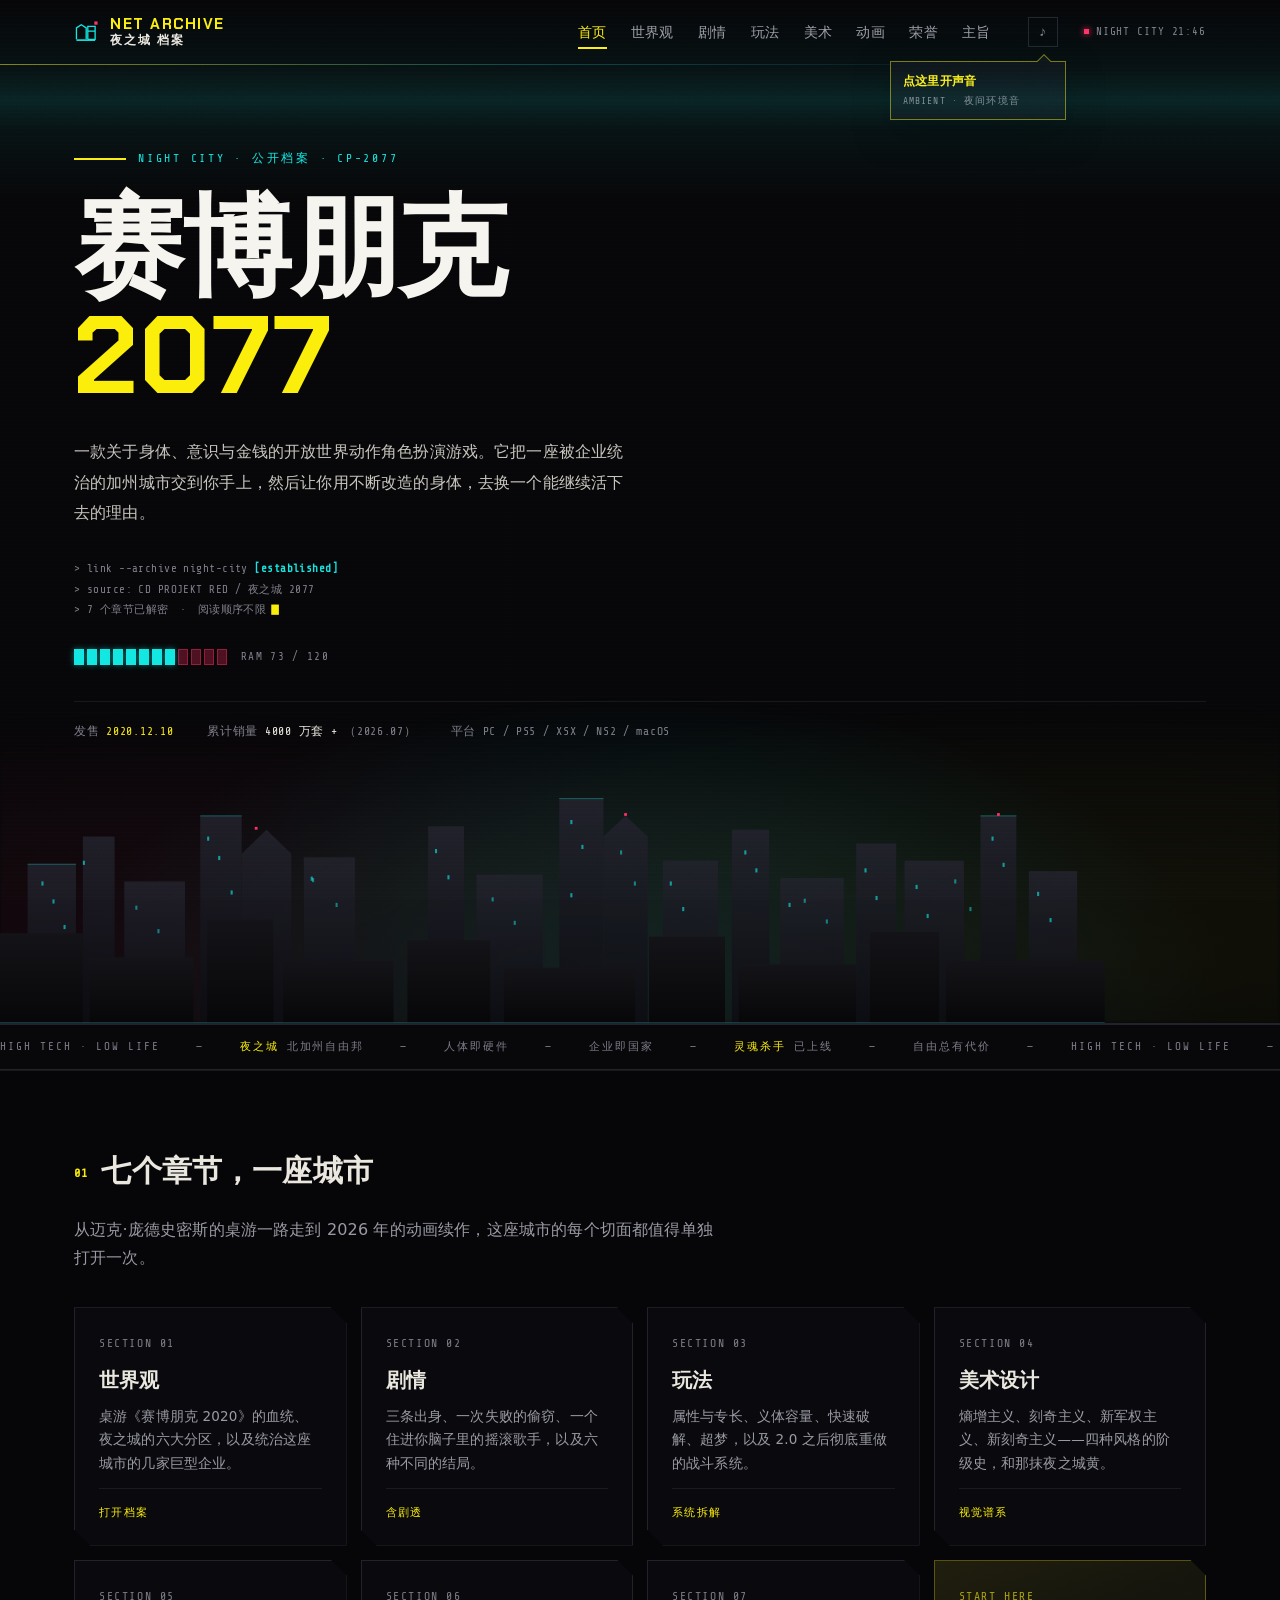
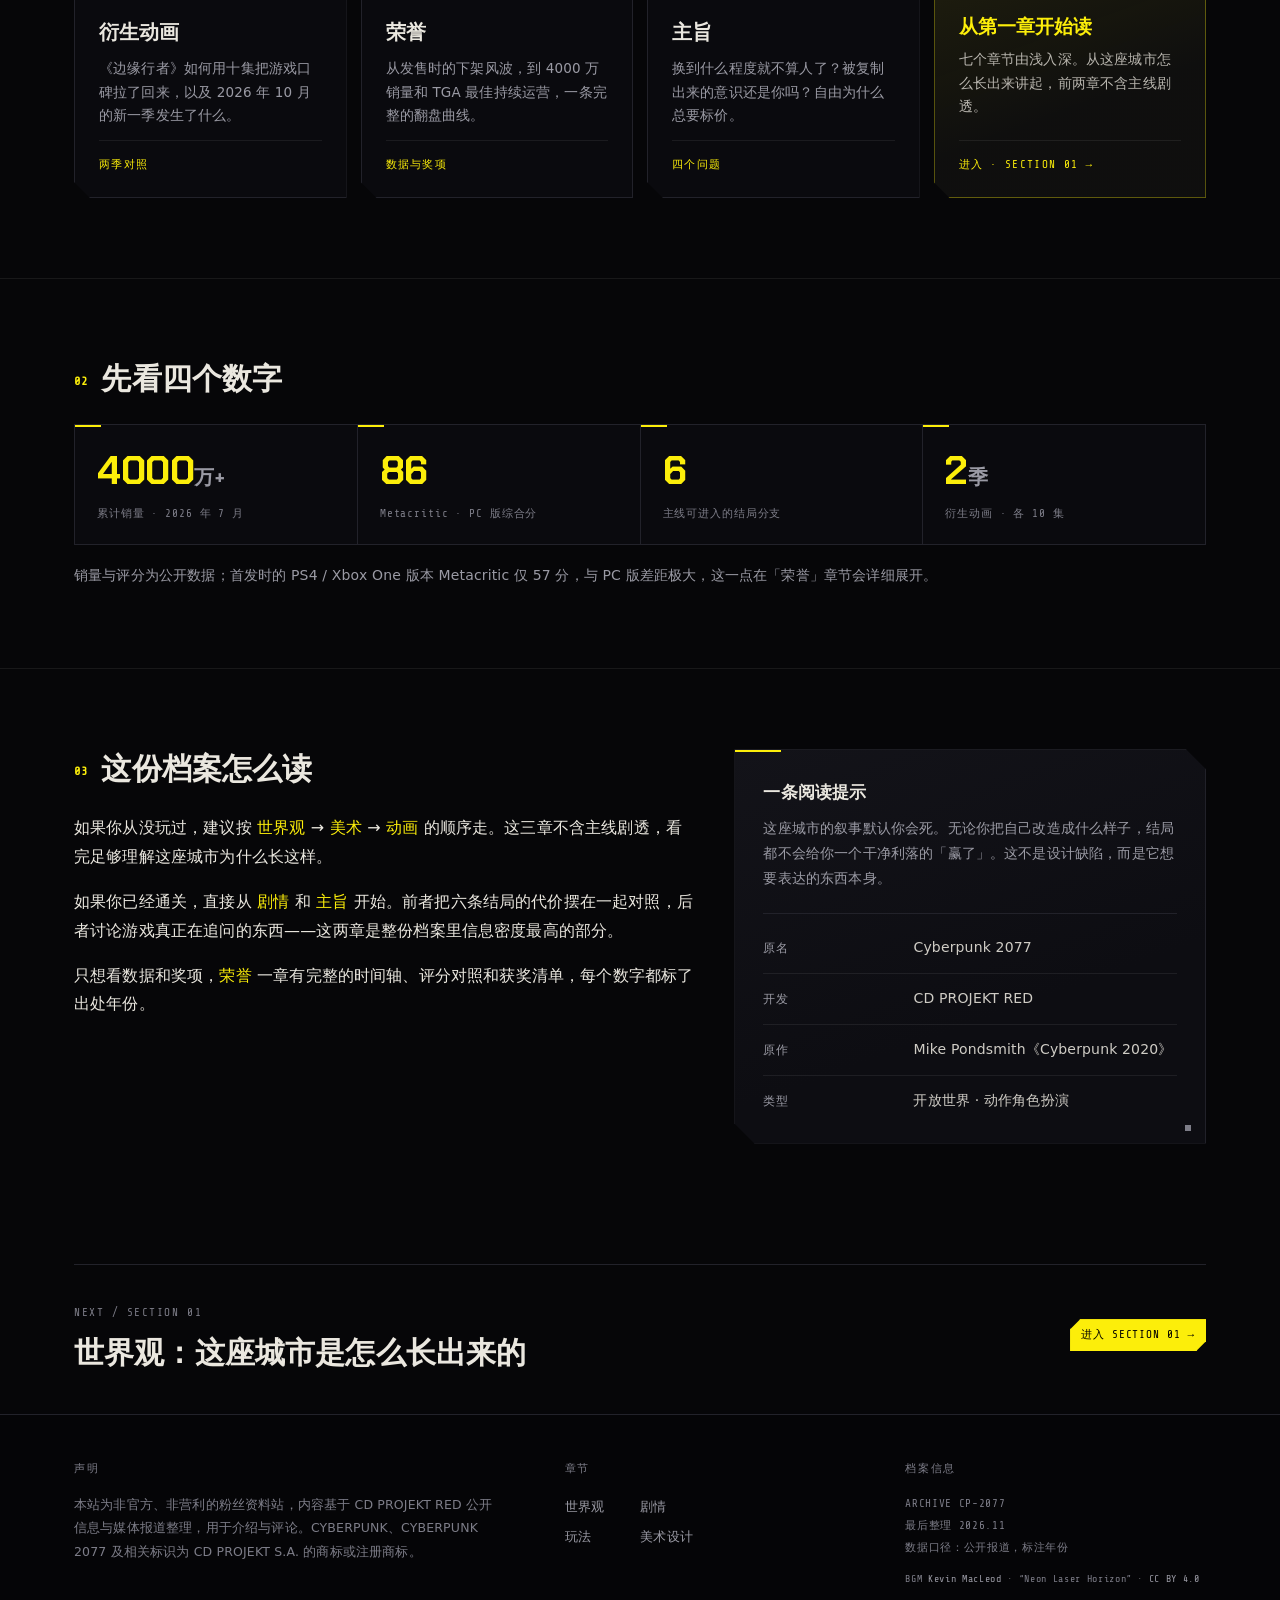
<file: index.html>
<!DOCTYPE html>
<html lang="zh-CN">
<head>
<meta charset="utf-8">
<meta name="viewport" content="width=device-width, initial-scale=1">
<title>赛博朋克 2077 · 夜之城档案 | 世界观 · 剧情 · 玩法 · 美术 · 动画 · 荣誉 · 主旨</title>
<meta name="description" content="《赛博朋克 2077》中文资料站：夜之城的世界观与历史、主线剧情与结局分支、义体与黑客的玩法系统、四种建筑风格的视觉谱系、《边缘行者》动画、获奖与销量数据，以及游戏真正在讨论的那些问题。">
<meta name="theme-color" content="#060608">
<link rel="icon" type="image/svg+xml" href="data:image/svg+xml,%3Csvg%20xmlns%3D%22http%3A%2F%2Fwww.w3.org%2F2000%2Fsvg%22%20viewBox%3D%220%200%2032%2032%22%3E%3Crect%20width%3D%2232%22%20height%3D%2232%22%20fill%3D%22%23060608%22%2F%3E%3Cpath%20d%3D%22M3%2025V11l6-4%206%204v14%22%20fill%3D%22none%22%20stroke%3D%22%2312E7E2%22%20stroke-width%3D%221.6%22%2F%3E%3Cpath%20d%3D%22M17%2025V9h9v6h-9%22%20fill%3D%22none%22%20stroke%3D%22%2312E7E2%22%20stroke-width%3D%221.6%22%2F%3E%3Cpath%20d%3D%22M17%2015h9v10h-9%22%20fill%3D%22none%22%20stroke%3D%22%2312E7E2%22%20stroke-width%3D%221.6%22%2F%3E%3Crect%20x%3D%223%22%20y%3D%2225%22%20width%3D%2223%22%20height%3D%222%22%20fill%3D%22%2312E7E2%22%2F%3E%3Crect%20x%3D%2225%22%20y%3D%223%22%20width%3D%224%22%20height%3D%224%22%20fill%3D%22%23FF2E63%22%2F%3E%3C%2Fsvg%3E">
<link rel="preload" href="assets/fonts/chakra-petch-700.woff2" as="font" type="font/woff2" crossorigin>
<link rel="stylesheet" href="assets/style.css">
</head>
<body>

<!-- 开场 splash：欢迎来到夜之城 -->
<div class="splash" aria-hidden="true">
  <div class="splash-tag">NIGHT CITY · CP-2077 ARCHIVE</div>
  <div class="splash-title">欢迎来到夜之城</div>
  <div class="splash-sub">WELCOME TO NIGHT CITY</div>
  <div class="splash-line"></div>
</div>

<a class="skip-link" href="#main">跳到正文</a>

<header class="topbar">
  <div class="topbar-in">
    <a class="brand" href="index.html" aria-label="返回首页">
      <svg viewBox="0 0 32 32" aria-hidden="true">
        <path d="M3 25V11l6-4 6 4v14" fill="none" stroke="#12E7E2" stroke-width="1.6"/>
        <path d="M17 25V9h9v6h-9M17 15h9v10h-9" fill="none" stroke="#12E7E2" stroke-width="1.6"/>
        <rect x="3" y="25" width="23" height="2" fill="#12E7E2"/>
        <rect x="25" y="3" width="4" height="4" fill="#FF2E63"/>
      </svg>
      <span class="brand-txt"><b>NET ARCHIVE</b>夜之城 档案</span>
    </a>
    <nav class="nav">
      <a href="index.html" aria-current="page">首页</a>
      <a href="world.html">世界观</a>
      <a href="story.html">剧情</a>
      <a href="gameplay.html">玩法</a>
      <a href="art.html">美术</a>
      <a href="anime.html">动画</a>
      <a href="awards.html">荣誉</a>
      <a href="themes.html">主旨</a>
    </nav>
    <div class="topbar-meta"><i class="dot-live"></i>NIGHT CITY <span id="sys-clock">--:--</span></div>
  </div>
</header>

<main id="main">

  <!-- ===== HERO ===== -->
  <section class="hero">
    <div class="hero-glow" aria-hidden="true"></div>
    <svg class="skyline" viewBox="0 0 1600 420" preserveAspectRatio="xMidYMax slice" aria-hidden="true">
      <defs>
        <linearGradient id="skA" x1="0" y1="0" x2="0" y2="1">
          <stop offset="0" stop-color="#22222c"/><stop offset="1" stop-color="#0c0c12"/>
        </linearGradient>
        <linearGradient id="skB" x1="0" y1="0" x2="0" y2="1">
          <stop offset="0" stop-color="#141418"/><stop offset="1" stop-color="#070709"/>
        </linearGradient>
      </defs>
      <!-- 远景 -->
      <g fill="url(#skA)" opacity="0.85">
        <rect x="40" y="190" width="70" height="230"/>
        <rect x="120" y="150" width="46" height="270"/>
        <rect x="180" y="215" width="88" height="205"/>
        <rect x="290" y="120" width="60" height="300"/>
        <polygon points="350,420 350,175 386,140 422,175 422,420"/>
        <rect x="440" y="180" width="74" height="240"/>
        <rect x="620" y="135" width="52" height="285"/>
        <rect x="690" y="205" width="96" height="215"/>
        <rect x="810" y="95" width="64" height="325"/>
        <polygon points="874,420 874,150 906,120 938,150 938,420"/>
        <rect x="960" y="185" width="80" height="235"/>
        <rect x="1060" y="140" width="54" height="280"/>
        <rect x="1130" y="210" width="92" height="210"/>
        <rect x="1240" y="160" width="58" height="260"/>
        <rect x="1310" y="185" width="86" height="235"/>
        <rect x="1420" y="120" width="52" height="300"/>
        <rect x="1490" y="200" width="70" height="220"/>
      </g>
      <!-- 亮窗 -->
      <g fill="#12E7E2" opacity="0.62">
        <rect x="60" y="215" width="3" height="6"/><rect x="76" y="241" width="3" height="6"/>
        <rect x="92" y="278" width="3" height="6"/><rect x="300" y="150" width="3" height="6"/>
        <rect x="316" y="178" width="3" height="6"/><rect x="334" y="228" width="3" height="6"/>
        <rect x="630" y="168" width="3" height="6"/><rect x="648" y="206" width="3" height="6"/>
        <rect x="826" y="126" width="3" height="6"/><rect x="842" y="162" width="3" height="6"/>
        <rect x="826" y="232" width="3" height="6"/><rect x="970" y="215" width="3" height="6"/>
        <rect x="988" y="252" width="3" height="6"/><rect x="1078" y="170" width="3" height="6"/>
        <rect x="1094" y="196" width="3" height="6"/><rect x="1142" y="246" width="3" height="6"/>
        <rect x="1252" y="196" width="3" height="6"/><rect x="1268" y="236" width="3" height="6"/>
        <rect x="1326" y="220" width="3" height="6"/><rect x="1342" y="262" width="3" height="6"/>
        <rect x="1436" y="150" width="3" height="6"/><rect x="1452" y="188" width="3" height="6"/>
        <rect x="1502" y="230" width="3" height="6"/><rect x="1520" y="268" width="3" height="6"/>
        <rect x="120" y="185" width="3" height="6"/><rect x="450" y="208" width="3" height="6"/>
      </g>
      <g fill="#12E7E2" opacity="0.5">
        <rect x="196" y="250" width="3" height="6"/><rect x="228" y="284" width="3" height="6"/>
        <rect x="452" y="210" width="3" height="6"/><rect x="486" y="246" width="3" height="6"/>
        <rect x="712" y="238" width="3" height="6"/><rect x="744" y="272" width="3" height="6"/>
        <rect x="898" y="170" width="3" height="6"/><rect x="918" y="215" width="3" height="6"/>
        <rect x="1164" y="240" width="3" height="6"/><rect x="1196" y="270" width="3" height="6"/>
        <rect x="1382" y="212" width="3" height="6"/><rect x="1404" y="252" width="3" height="6"/>
      </g>
      <!-- 前景 -->
      <g fill="url(#skB)">
        <rect x="0" y="290" width="120" height="130"/>
        <rect x="130" y="325" width="150" height="95"/>
        <rect x="300" y="270" width="96" height="150"/>
        <rect x="410" y="330" width="160" height="90"/>
        <rect x="590" y="300" width="120" height="120"/>
        <rect x="730" y="340" width="190" height="80"/>
        <rect x="940" y="295" width="110" height="125"/>
        <rect x="1070" y="335" width="170" height="85"/>
        <rect x="1260" y="288" width="100" height="132"/>
        <rect x="1370" y="330" width="230" height="90"/>
      </g>
      <!-- 天际线高光 -->
      <g stroke="#12E7E2" stroke-width="1" opacity="0.5" fill="none">
        <path d="M40 190h70"/><path d="M290 120h60"/><path d="M810 95h64"/><path d="M1420 120h52"/>
      </g>
      <!-- 航空警示灯 -->
      <g fill="#FF2E63">
        <rect x="369" y="136" width="4" height="4"/>
        <rect x="904" y="116" width="4" height="4"/>
        <rect x="1444" y="116" width="4" height="4"/>
      </g>
      <rect x="0" y="419" width="1600" height="1" fill="#12E7E2" opacity="0.35"/>
    </svg>

    <div class="hero-in wrap">
      <div class="hero-tag"><span class="bar"></span>NIGHT CITY · 公开档案 · CP-2077</div>
      <h1 class="hero-title">
        <span class="l1">赛博朋克</span>
        <span class="l2 glitch" data-t="2077">2077</span>
      </h1>
      <p class="hero-sub">一款关于身体、意识与金钱的开放世界动作角色扮演游戏。它把一座被企业统治的加州城市交到你手上，然后让你用不断改造的身体，去换一个能继续活下去的理由。</p>

      <div class="boot" aria-label="档案状态">
        <span>&gt; link --archive night-city <b class="ok">[established]</b></span>
        <span>&gt; source: CD PROJEKT RED / 夜之城 2077</span>
        <span>&gt; 7 个章节已解密　·　阅读顺序不限</span>
      </div>

      <div class="hud-row" aria-label="RAM 状态：73 / 120">
        <div class="hud-ram">
          <span class="on"></span><span class="on"></span><span class="on"></span><span class="on"></span>
          <span class="on"></span><span class="on"></span><span class="on"></span><span class="on"></span>
          <span class="used"></span><span class="used"></span><span class="used"></span><span class="used"></span>
        </div>
        <span class="hud-k">RAM 73 / 120</span>
      </div>

      <div class="hero-foot">
        <span>发售 <b>2020.12.10</b></span>
        <span>累计销量 <b>4000 万套 +</b>（2026.07）</span>
        <span>平台 PC / PS5 / XSX / NS2 / macOS</span>
      </div>
    </div>

    <!-- 侧边竖排 HUD 标注 -->
    <div class="hud-side left" aria-hidden="true">NET ARCHIVE // CP-2077</div>
    <div class="hud-side right" aria-hidden="true">NIGHT CITY // FREE STATE</div>
  </section>

  <div class="scroller" aria-hidden="true">
    <div class="scroller-in">
      <span>HIGH TECH · LOW LIFE</span><span>—</span><span><b>夜之城</b> 北加州自由邦</span><span>—</span><span>人体即硬件</span><span>—</span><span>企业即国家</span><span>—</span><span><b>灵魂杀手</b> 已上线</span><span>—</span><span>自由总有代价</span><span>—</span>
      <span>HIGH TECH · LOW LIFE</span><span>—</span><span><b>夜之城</b> 北加州自由邦</span><span>—</span><span>人体即硬件</span><span>—</span><span>企业即国家</span><span>—</span><span><b>灵魂杀手</b> 已上线</span><span>—</span><span>自由总有代价</span><span>—</span>
    </div>
  </div>

  <!-- ===== 章节导览 ===== -->
  <section class="section">
    <div class="wrap">
      <h2><span class="no">01</span>七个章节，一座城市</h2>
      <p class="body-col muted" style="margin-bottom:34px">从迈克·庞德史密斯的桌游一路走到 2026 年的动画续作，这座城市的每个切面都值得单独打开一次。</p>

      <div class="chapter-grid">
        <a class="card" href="world.html">
          <span class="c-no">SECTION 01</span>
          <span class="c-title">世界观</span>
          <p class="c-desc">桌游《赛博朋克 2020》的血统、夜之城的六大分区，以及统治这座城市的几家巨型企业。</p>
          <span class="c-foot">打开档案</span>
        </a>
        <a class="card" href="story.html">
          <span class="c-no">SECTION 02</span>
          <span class="c-title">剧情</span>
          <p class="c-desc">三条出身、一次失败的偷窃、一个住进你脑子里的摇滚歌手，以及六种不同的结局。</p>
          <span class="c-foot">含剧透</span>
        </a>
        <a class="card" href="gameplay.html">
          <span class="c-no">SECTION 03</span>
          <span class="c-title">玩法</span>
          <p class="c-desc">属性与专长、义体容量、快速破解、超梦，以及 2.0 之后彻底重做的战斗系统。</p>
          <span class="c-foot">系统拆解</span>
        </a>
        <a class="card" href="art.html">
          <span class="c-no">SECTION 04</span>
          <span class="c-title">美术设计</span>
          <p class="c-desc">熵增主义、刻奇主义、新军权主义、新刻奇主义——四种风格的阶级史，和那抹夜之城黄。</p>
          <span class="c-foot">视觉谱系</span>
        </a>
        <a class="card" href="anime.html">
          <span class="c-no">SECTION 05</span>
          <span class="c-title">衍生动画</span>
          <p class="c-desc">《边缘行者》如何用十集把游戏口碑拉了回来，以及 2026 年 10 月的新一季发生了什么。</p>
          <span class="c-foot">两季对照</span>
        </a>
        <a class="card" href="awards.html">
          <span class="c-no">SECTION 06</span>
          <span class="c-title">荣誉</span>
          <p class="c-desc">从发售时的下架风波，到 4000 万销量和 TGA 最佳持续运营，一条完整的翻盘曲线。</p>
          <span class="c-foot">数据与奖项</span>
        </a>
        <a class="card" href="themes.html">
          <span class="c-no">SECTION 07</span>
          <span class="c-title">主旨</span>
          <p class="c-desc">换到什么程度就不算人了？被复制出来的意识还是你吗？自由为什么总要标价。</p>
          <span class="c-foot">四个问题</span>
        </a>
        <a class="card card-start" href="world.html">
          <span class="c-no">START HERE</span>
          <span class="c-title">从第一章开始读</span>
          <p class="c-desc">七个章节由浅入深。从这座城市怎么长出来讲起，前两章不含主线剧透。</p>
          <span class="c-foot">进入 · SECTION 01 →</span>
        </a>
      </div>
    </div>
  </section>

  <!-- ===== 关键数字 ===== -->
  <section class="section">
    <div class="wrap">
      <h2><span class="no">02</span>先看四个数字</h2>
      <div class="stat-grid">
        <div class="stat">
          <span class="v">4000<small>万+</small></span>
          <span class="k">累计销量 · 2026 年 7 月</span>
        </div>
        <div class="stat">
          <span class="v">86</span>
          <span class="k">Metacritic · PC 版综合分</span>
        </div>
        <div class="stat">
          <span class="v">6</span>
          <span class="k">主线可进入的结局分支</span>
        </div>
        <div class="stat">
          <span class="v">2<small>季</small></span>
          <span class="k">衍生动画 · 各 10 集</span>
        </div>
      </div>
      <p class="small muted stat-note">销量与评分为公开数据；首发时的 PS4 / Xbox One 版本 Metacritic 仅 57 分，与 PC 版差距极大，这一点在「荣誉」章节会详细展开。</p>
    </div>
  </section>

  <!-- ===== 阅读指引 ===== -->
  <section class="section">
    <div class="wrap split-wide">
      <div>
        <h2><span class="no">03</span>这份档案怎么读</h2>
        <div class="body-col">
          <p>如果你从没玩过，建议按 <a href="world.html">世界观</a> → <a href="art.html">美术</a> → <a href="anime.html">动画</a> 的顺序走。这三章不含主线剧透，看完足够理解这座城市为什么长这样。</p>
          <p>如果你已经通关，直接从 <a href="story.html">剧情</a> 和 <a href="themes.html">主旨</a> 开始。前者把六条结局的代价摆在一起对照，后者讨论游戏真正在追问的东西——这两章是整份档案里信息密度最高的部分。</p>
          <p>只想看数据和奖项，<a href="awards.html">荣誉</a> 一章有完整的时间轴、评分对照和获奖清单，每个数字都标了出处年份。</p>
        </div>
      </div>
      <div class="panel cut">
        <h3>一条阅读提示</h3>
        <p class="small muted">这座城市的叙事默认你会死。无论你把自己改造成什么样子，结局都不会给你一个干净利落的「赢了」。这不是设计缺陷，而是它想要表达的东西本身。</p>
        <hr class="hr hr-panel">
        <ul class="spec">
          <li><span class="k">原名</span><span class="v">Cyberpunk 2077</span></li>
          <li><span class="k">开发</span><span class="v">CD PROJEKT RED</span></li>
          <li><span class="k">原作</span><span class="v">Mike Pondsmith《Cyberpunk 2020》</span></li>
          <li><span class="k">类型</span><span class="v">开放世界 · 动作角色扮演</span></li>
        </ul>
      </div>
    </div>
  </section>

  <!-- ===== 下一页 ===== -->
  <section class="section-tight">
    <div class="wrap">
      <div class="next-nav">
        <div>
          <span class="nn-k">NEXT / SECTION 01</span>
          <span class="nn-t">世界观：这座城市是怎么长出来的</span>
        </div>
        <a href="world.html" class="tag on">进入 SECTION 01 →</a>
      </div>
    </div>
  </section>

</main>

<footer>
  <div class="foot-in">
    <div class="foot">
      <h5>声明</h5>
      <p>本站为非官方、非营利的粉丝资料站，内容基于 CD PROJEKT RED 公开信息与媒体报道整理，用于介绍与评论。CYBERPUNK、CYBERPUNK 2077 及相关标识为 CD PROJEKT S.A. 的商标或注册商标。</p>
    </div>
    <div class="foot">
      <h5>章节</h5>
      <div class="foot-links">
        <a href="world.html">世界观</a>
        <a href="story.html">剧情</a>
        <a href="gameplay.html">玩法</a>
        <a href="art.html">美术设计</a>
      </div>
    </div>
    <div class="foot">
      <h5>档案信息</h5>
      <div class="foot-meta">
        ARCHIVE CP-2077<br>
        最后整理 2026.11<br>
        数据口径：公开报道，标注年份
      </div>
    </div>
  </div>
</footer>

<script src="assets/main.js"></script>
</body>
</html>
</file>
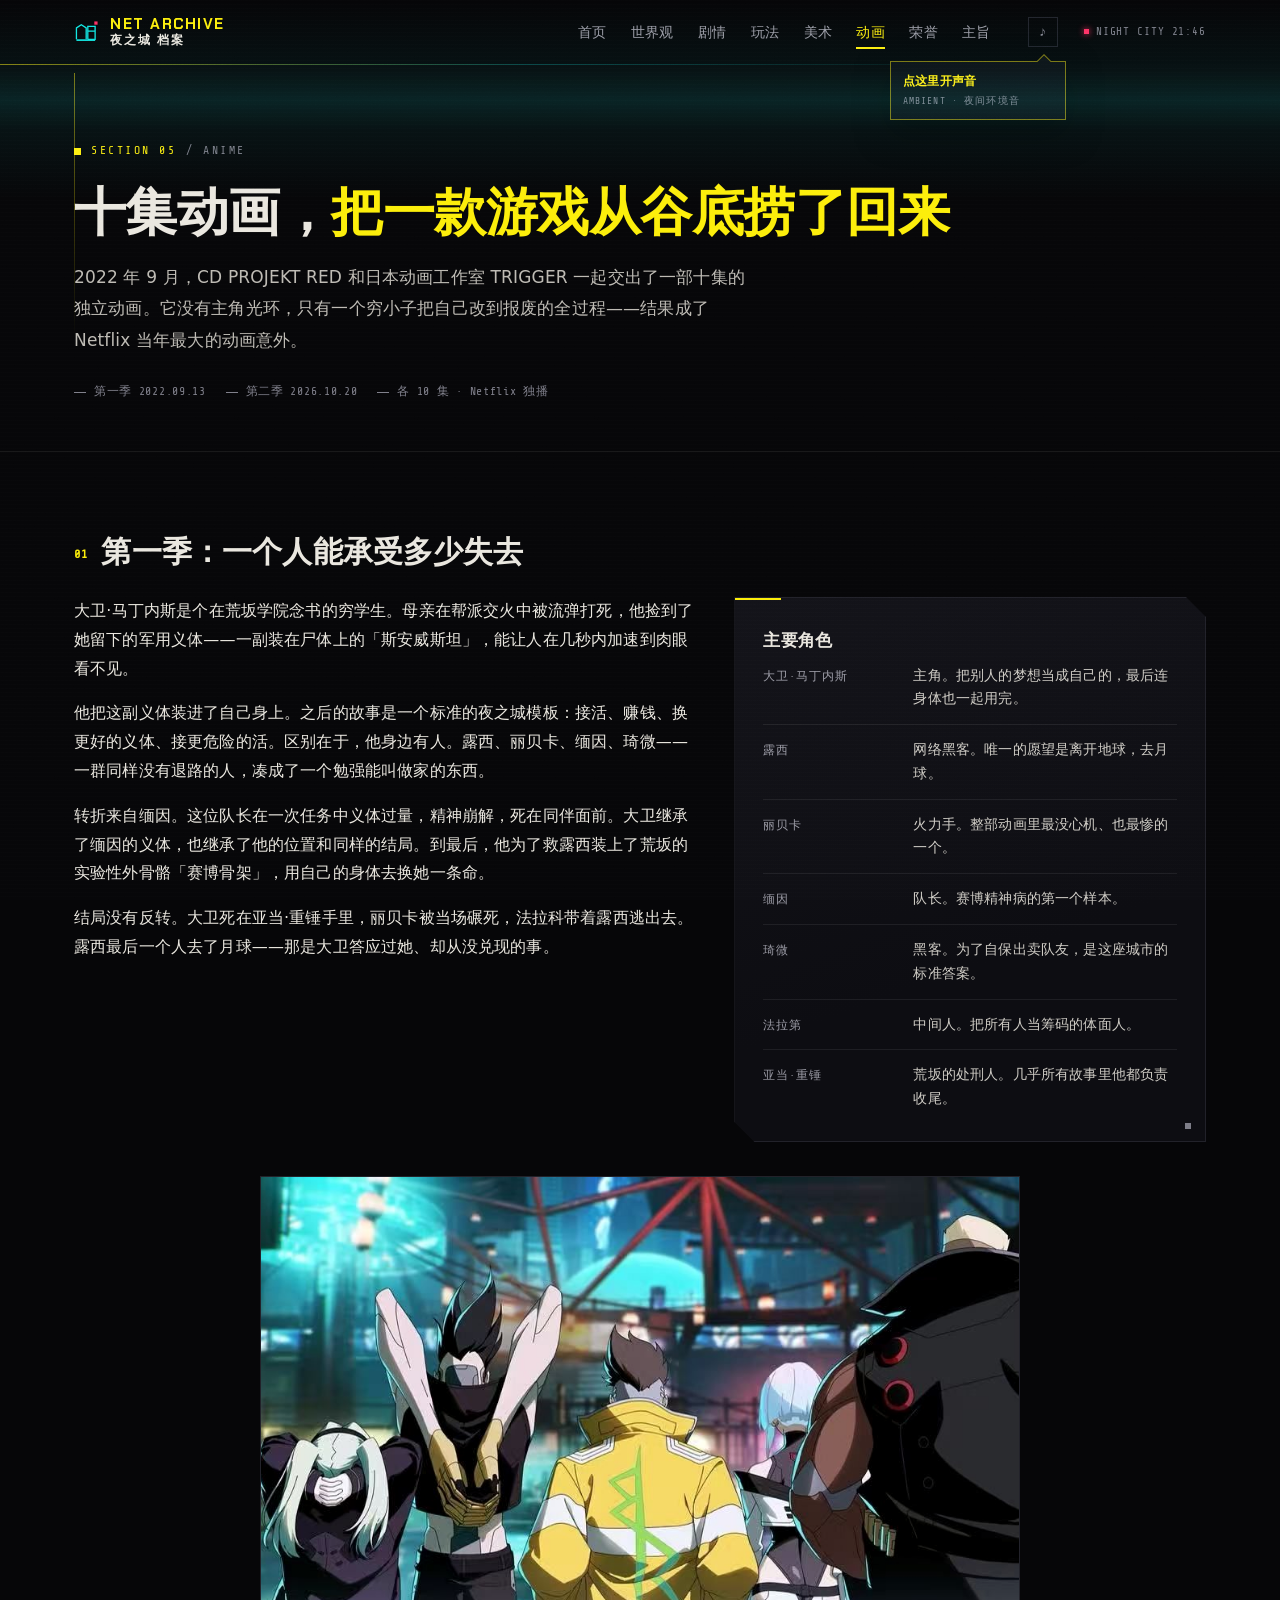
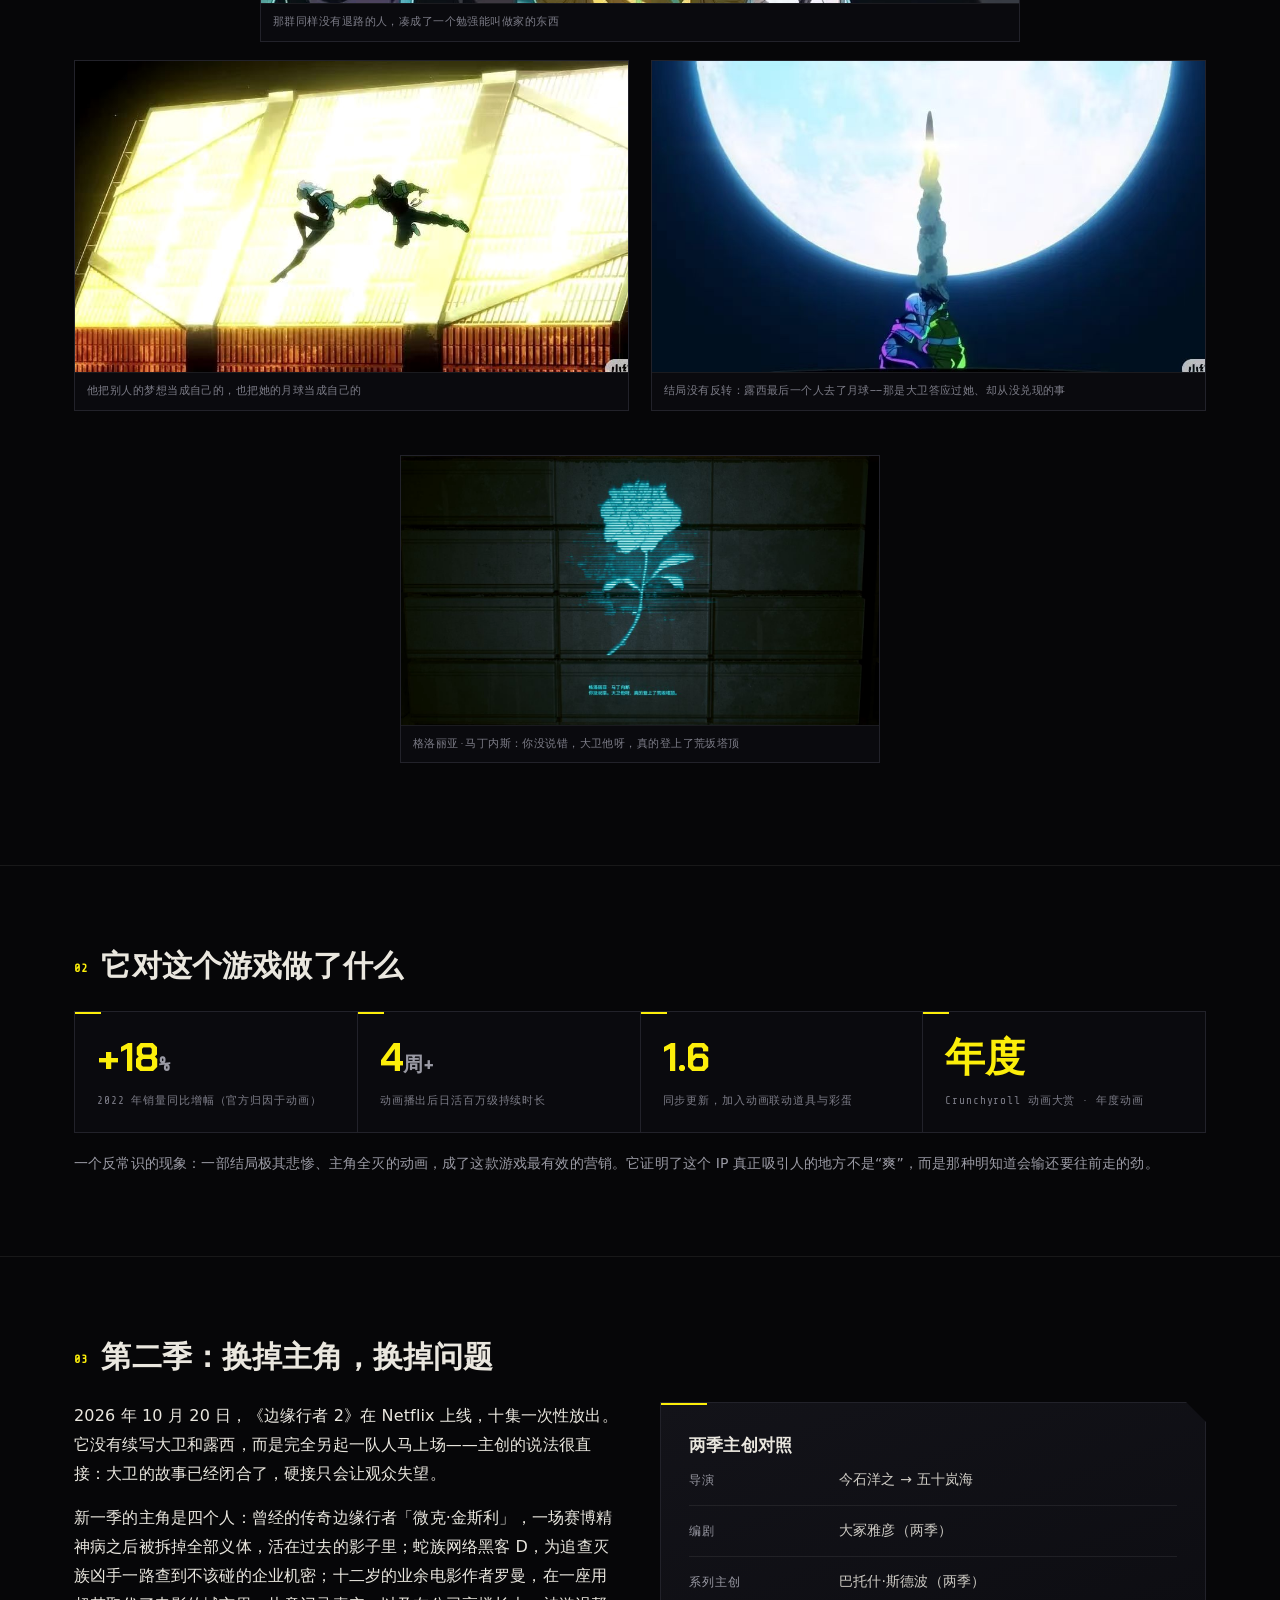
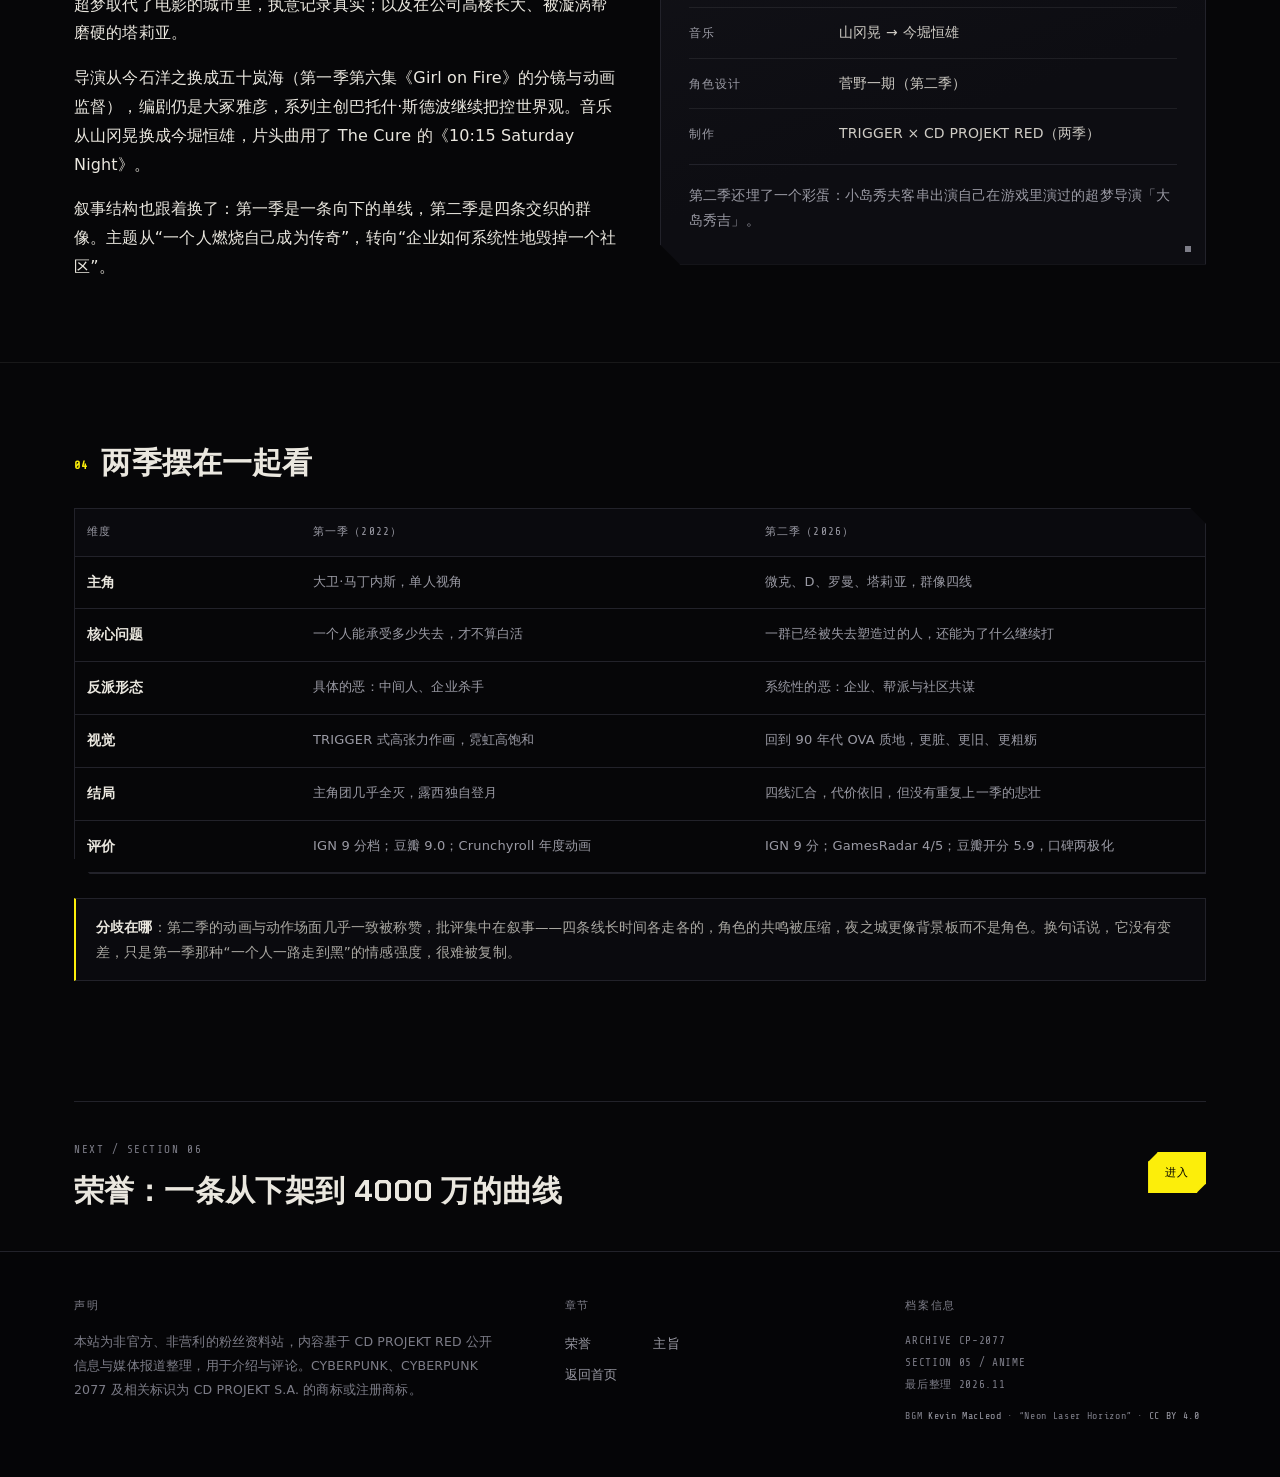
<file: anime.html>
<!DOCTYPE html>
<html lang="zh-CN">
<head>
<meta charset="utf-8">
<meta name="viewport" content="width=device-width, initial-scale=1">
<title>衍生动画 · 《边缘行者》两季对照 | 赛博朋克 2077 档案</title>
<meta name="description" content="《赛博朋克：边缘行者》第一季与第二季的故事、角色、主创、评价对照：十集如何在 2022 年把游戏口碑拉回来，2026 年的新一季又换掉了什么。">
<meta name="theme-color" content="#060608">
<link rel="icon" type="image/svg+xml" href="data:image/svg+xml,%3Csvg%20xmlns%3D%22http%3A%2F%2Fwww.w3.org%2F2000%2Fsvg%22%20viewBox%3D%220%200%2032%2032%22%3E%3Crect%20width%3D%2232%22%20height%3D%2232%22%20fill%3D%22%23060608%22%2F%3E%3Cpath%20d%3D%22M3%2025V11l6-4%206%204v14%22%20fill%3D%22none%22%20stroke%3D%22%2312E7E2%22%20stroke-width%3D%221.6%22%2F%3E%3Cpath%20d%3D%22M17%2025V9h9v6h-9%22%20fill%3D%22none%22%20stroke%3D%22%2312E7E2%22%20stroke-width%3D%221.6%22%2F%3E%3Cpath%20d%3D%22M17%2015h9v10h-9%22%20fill%3D%22none%22%20stroke%3D%22%2312E7E2%22%20stroke-width%3D%221.6%22%2F%3E%3Crect%20x%3D%223%22%20y%3D%2225%22%20width%3D%2223%22%20height%3D%222%22%20fill%3D%22%2312E7E2%22%2F%3E%3Crect%20x%3D%2225%22%20y%3D%223%22%20width%3D%224%22%20height%3D%224%22%20fill%3D%22%23FF2E63%22%2F%3E%3C%2Fsvg%3E">
<link rel="preload" href="assets/fonts/chakra-petch-700.woff2" as="font" type="font/woff2" crossorigin>
<link rel="stylesheet" href="assets/style.css">
</head>
<body>

<!-- 进入本页时的全屏封面：图片加载成功后显示，随后淡出 -->
<div class="cover-intro" id="coverIntro" aria-hidden="true">
  <img class="cover-intro-img" src="assets/img/anime-cover.jpg" alt="">
  <div class="cover-intro-hud">
    <span class="ci-k">EDGERUNNERS · ARCHIVE ENTRY</span>
    <button class="ci-skip" type="button">跳过</button>
  </div>
</div>

<a class="skip-link" href="#main">跳到正文</a>

<header class="topbar">
  <div class="topbar-in">
    <a class="brand" href="index.html" aria-label="返回首页">
      <svg viewBox="0 0 32 32" aria-hidden="true">
        <path d="M3 25V11l6-4 6 4v14" fill="none" stroke="#12E7E2" stroke-width="1.6"/>
        <path d="M17 25V9h9v6h-9M17 15h9v10h-9" fill="none" stroke="#12E7E2" stroke-width="1.6"/>
        <rect x="3" y="25" width="23" height="2" fill="#12E7E2"/>
        <rect x="25" y="3" width="4" height="4" fill="#FF2E63"/>
      </svg>
      <span class="brand-txt"><b>NET ARCHIVE</b>夜之城 档案</span>
    </a>
    <nav class="nav">
      <a href="index.html">首页</a>
      <a href="world.html">世界观</a>
      <a href="story.html">剧情</a>
      <a href="gameplay.html">玩法</a>
      <a href="art.html">美术</a>
      <a href="anime.html" aria-current="page">动画</a>
      <a href="awards.html">荣誉</a>
      <a href="themes.html">主旨</a>
    </nav>
    <div class="topbar-meta"><i class="dot-live"></i>NIGHT CITY <span id="sys-clock">--:--</span></div>
  </div>
</header>

<main id="main">
  <div class="wrap">
    <div class="page-head">
      <div class="eyebrow"><span class="sq"></span>SECTION 05 <span class="idx">/ ANIME</span></div>
      <h1>十集动画，<span class="hl">把一款游戏从谷底捞了回来</span></h1>
      <p class="lede">2022 年 9 月，CD PROJEKT RED 和日本动画工作室 TRIGGER 一起交出了一部十集的独立动画。它没有主角光环，只有一个穷小子把自己改到报废的全过程——结果成了 Netflix 当年最大的动画意外。</p>
      <div class="meta-row">
        <span>第一季 2022.09.13</span>
        <span>第二季 2026.10.20</span>
        <span>各 10 集 · Netflix 独播</span>
      </div>
    </div>
  </div>

  <!-- ===== 第一季 ===== -->
  <section class="section">
    <div class="wrap">
      <h2><span class="no">01</span>第一季：一个人能承受多少失去</h2>
      <div class="split-wide">
        <div class="body-col">
          <p>大卫·马丁内斯是个在荒坂学院念书的穷学生。母亲在帮派交火中被流弹打死，他捡到了她留下的军用义体——一副装在尸体上的「斯安威斯坦」，能让人在几秒内加速到肉眼看不见。</p>
          <p>他把这副义体装进了自己身上。之后的故事是一个标准的夜之城模板：接活、赚钱、换更好的义体、接更危险的活。区别在于，他身边有人。露西、丽贝卡、缅因、琦微——一群同样没有退路的人，凑成了一个勉强能叫做家的东西。</p>
          <p>转折来自缅因。这位队长在一次任务中义体过量，精神崩解，死在同伴面前。大卫继承了缅因的义体，也继承了他的位置和同样的结局。到最后，他为了救露西装上了荒坂的实验性外骨骼「赛博骨架」，用自己的身体去换她一条命。</p>
          <p>结局没有反转。大卫死在亚当·重锤手里，丽贝卡被当场碾死，法拉科带着露西逃出去。露西最后一个人去了月球——那是大卫答应过她、却从没兑现的事。</p>
        </div>
        <div class="panel cut">
          <h3>主要角色</h3>
          <ul class="spec" style="padding:0">
            <li><span class="k">大卫·马丁内斯</span><span class="v">主角。把别人的梦想当成自己的，最后连身体也一起用完。</span></li>
            <li><span class="k">露西</span><span class="v">网络黑客。唯一的愿望是离开地球，去月球。</span></li>
            <li><span class="k">丽贝卡</span><span class="v">火力手。整部动画里最没心机、也最惨的一个。</span></li>
            <li><span class="k">缅因</span><span class="v">队长。赛博精神病的第一个样本。</span></li>
            <li><span class="k">琦微</span><span class="v">黑客。为了自保出卖队友，是这座城市的标准答案。</span></li>
            <li><span class="k">法拉第</span><span class="v">中间人。把所有人当筹码的体面人。</span></li>
            <li><span class="k">亚当·重锤</span><span class="v">荒坂的处刑人。几乎所有故事里他都负责收尾。</span></li>
          </ul>
        </div>
      </div>
      <figure class="art-img" style="margin:34px auto 0; max-width:760px">
        <img loading="lazy" decoding="async" src="assets/img/anime-crew-back.jpg" alt="边缘行者小队背影：从左到右丽贝卡、露西、大卫、缅因等站在夜之城街头">
        <figcaption>那群同样没有退路的人，凑成了一个勉强能叫做家的东西</figcaption>
      </figure>
      <div class="g2" style="margin-top:18px">
        <figure class="art-img">
          <img loading="lazy" decoding="async" src="assets/img/anime-lucy-david-fly.jpg" alt="露西和大卫在发光的广告牌前飞行">
          <figcaption>他把别人的梦想当成自己的，也把她的月球当成自己的</figcaption>
        </figure>
        <figure class="art-img">
          <img loading="lazy" decoding="async" src="assets/img/anime-moon-embrace.jpg" alt="露西和大卫在巨大的月亮前拥抱">
          <figcaption>结局没有反转：露西最后一个人去了月球——那是大卫答应过她、却从没兑现的事</figcaption>
        </figure>
      </div>
      <figure class="art-img small" style="margin-top:22px">
        <img loading="lazy" decoding="async" src="assets/img/memorial-gloria.jpg" alt="格洛丽亚·马丁内斯的青色玫瑰全息投影">
        <figcaption>格洛丽亚·马丁内斯：你没说错，大卫他呀，真的登上了荒坂塔顶</figcaption>
      </figure>
    </div>
  </section>

  <!-- ===== 影响 ===== -->
  <section class="section">
    <div class="wrap">
      <h2><span class="no">02</span>它对这个游戏做了什么</h2>
      <div class="stat-grid">
        <div class="stat">
          <span class="v">+18<small>%</small></span>
          <span class="k">2022 年销量同比增幅（官方归因于动画）</span>
        </div>
        <div class="stat">
          <span class="v">4<small>周+</small></span>
          <span class="k">动画播出后日活百万级持续时长</span>
        </div>
        <div class="stat">
          <span class="v">1.6</span>
          <span class="k">同步更新，加入动画联动道具与彩蛋</span>
        </div>
        <div class="stat">
          <span class="v">年度</span>
          <span class="k">Crunchyroll 动画大赏 · 年度动画</span>
        </div>
      </div>
      <p class="small muted" style="margin-top:18px">一个反常识的现象：一部结局极其悲惨、主角全灭的动画，成了这款游戏最有效的营销。它证明了这个 IP 真正吸引人的地方不是“爽”，而是那种明知道会输还要往前走的劲。</p>
    </div>
  </section>

  <!-- ===== 第二季 ===== -->
  <section class="section">
    <div class="wrap">
      <h2><span class="no">03</span>第二季：换掉主角，换掉问题</h2>
      <div class="split">
        <div class="body-col">
          <p>2026 年 10 月 20 日，《边缘行者 2》在 Netflix 上线，十集一次性放出。它没有续写大卫和露西，而是完全另起一队人马上场——主创的说法很直接：大卫的故事已经闭合了，硬接只会让观众失望。</p>
          <p>新一季的主角是四个人：曾经的传奇边缘行者「微克·金斯利」，一场赛博精神病之后被拆掉全部义体，活在过去的影子里；蛇族网络黑客 D，为追查灭族凶手一路查到不该碰的企业机密；十二岁的业余电影作者罗曼，在一座用超梦取代了电影的城市里，执意记录真实；以及在公司高楼长大、被漩涡帮磨硬的塔莉亚。</p>
          <p>导演从今石洋之换成五十岚海（第一季第六集《Girl on Fire》的分镜与动画监督），编剧仍是大冢雅彦，系列主创巴托什·斯德波继续把控世界观。音乐从山冈晃换成今堀恒雄，片头曲用了 The Cure 的《10:15 Saturday Night》。</p>
          <p>叙事结构也跟着换了：第一季是一条向下的单线，第二季是四条交织的群像。主题从“一个人燃烧自己成为传奇”，转向“企业如何系统性地毁掉一个社区”。</p>
        </div>
        <div class="panel cut">
          <h3>两季主创对照</h3>
          <ul class="spec" style="padding:0">
            <li><span class="k">导演</span><span class="v">今石洋之 → 五十岚海</span></li>
            <li><span class="k">编剧</span><span class="v">大冢雅彦（两季）</span></li>
            <li><span class="k">系列主创</span><span class="v">巴托什·斯德波（两季）</span></li>
            <li><span class="k">音乐</span><span class="v">山冈晃 → 今堀恒雄</span></li>
            <li><span class="k">角色设计</span><span class="v">菅野一期（第二季）</span></li>
            <li><span class="k">制作</span><span class="v">TRIGGER × CD PROJEKT RED（两季）</span></li>
          </ul>
          <div class="hr" style="margin:18px 0"></div>
          <p class="small muted">第二季还埋了一个彩蛋：小岛秀夫客串出演自己在游戏里演过的超梦导演「大岛秀吉」。</p>
        </div>
      </div>
    </div>
  </section>

  <!-- ===== 对照表 ===== -->
  <section class="section">
    <div class="wrap">
      <h2><span class="no">04</span>两季摆在一起看</h2>
      <div class="tbl-wrap">
        <table class="tbl">
          <colgroup>
            <col style="width:20%"><col style="width:40%"><col style="width:40%">
          </colgroup>
          <thead>
            <tr><th>维度</th><th>第一季（2022）</th><th>第二季（2026）</th></tr>
          </thead>
          <tbody>
            <tr><td><b>主角</b></td><td class="sm">大卫·马丁内斯，单人视角</td><td class="sm">微克、D、罗曼、塔莉亚，群像四线</td></tr>
            <tr><td><b>核心问题</b></td><td class="sm">一个人能承受多少失去，才不算白活</td><td class="sm">一群已经被失去塑造过的人，还能为了什么继续打</td></tr>
            <tr><td><b>反派形态</b></td><td class="sm">具体的恶：中间人、企业杀手</td><td class="sm">系统性的恶：企业、帮派与社区共谋</td></tr>
            <tr><td><b>视觉</b></td><td class="sm">TRIGGER 式高张力作画，霓虹高饱和</td><td class="sm">回到 90 年代 OVA 质地，更脏、更旧、更粗粝</td></tr>
            <tr><td><b>结局</b></td><td class="sm">主角团几乎全灭，露西独自登月</td><td class="sm">四线汇合，代价依旧，但没有重复上一季的悲壮</td></tr>
            <tr><td><b>评价</b></td><td class="sm">IGN 9 分档；豆瓣 9.0；Crunchyroll 年度动画</td><td class="sm">IGN 9 分；GamesRadar 4/5；豆瓣开分 5.9，口碑两极化</td></tr>
          </tbody>
        </table>
      </div>
      <div class="note" style="margin-top:24px">
        <b>分歧在哪</b>：第二季的动画与动作场面几乎一致被称赞，批评集中在叙事——四条线长时间各走各的，角色的共鸣被压缩，夜之城更像背景板而不是角色。换句话说，它没有变差，只是第一季那种“一个人一路走到黑”的情感强度，很难被复制。
      </div>
    </div>
  </section>

  <section class="section-tight">
    <div class="wrap">
      <div class="next-nav">
        <div>
          <span class="nn-k">NEXT / SECTION 06</span>
          <span class="nn-t">荣誉：一条从下架到 4000 万的曲线</span>
        </div>
        <a href="awards.html" class="tag on" style="padding:10px 16px">进入</a>
      </div>
    </div>
  </section>
</main>

<footer>
  <div class="foot-in">
    <div class="foot">
      <h5>声明</h5>
      <p>本站为非官方、非营利的粉丝资料站，内容基于 CD PROJEKT RED 公开信息与媒体报道整理，用于介绍与评论。CYBERPUNK、CYBERPUNK 2077 及相关标识为 CD PROJEKT S.A. 的商标或注册商标。</p>
    </div>
    <div class="foot">
      <h5>章节</h5>
      <div class="foot-links">
        <a href="awards.html">荣誉</a>
        <a href="themes.html">主旨</a>
        <a href="index.html">返回首页</a>
      </div>
    </div>
    <div class="foot">
      <h5>档案信息</h5>
      <div class="foot-meta">
        ARCHIVE CP-2077<br>
        SECTION 05 / ANIME<br>
        最后整理 2026.11
      </div>
    </div>
  </div>
</footer>

<script src="assets/main.js"></script>
</body>
</html>
</file>
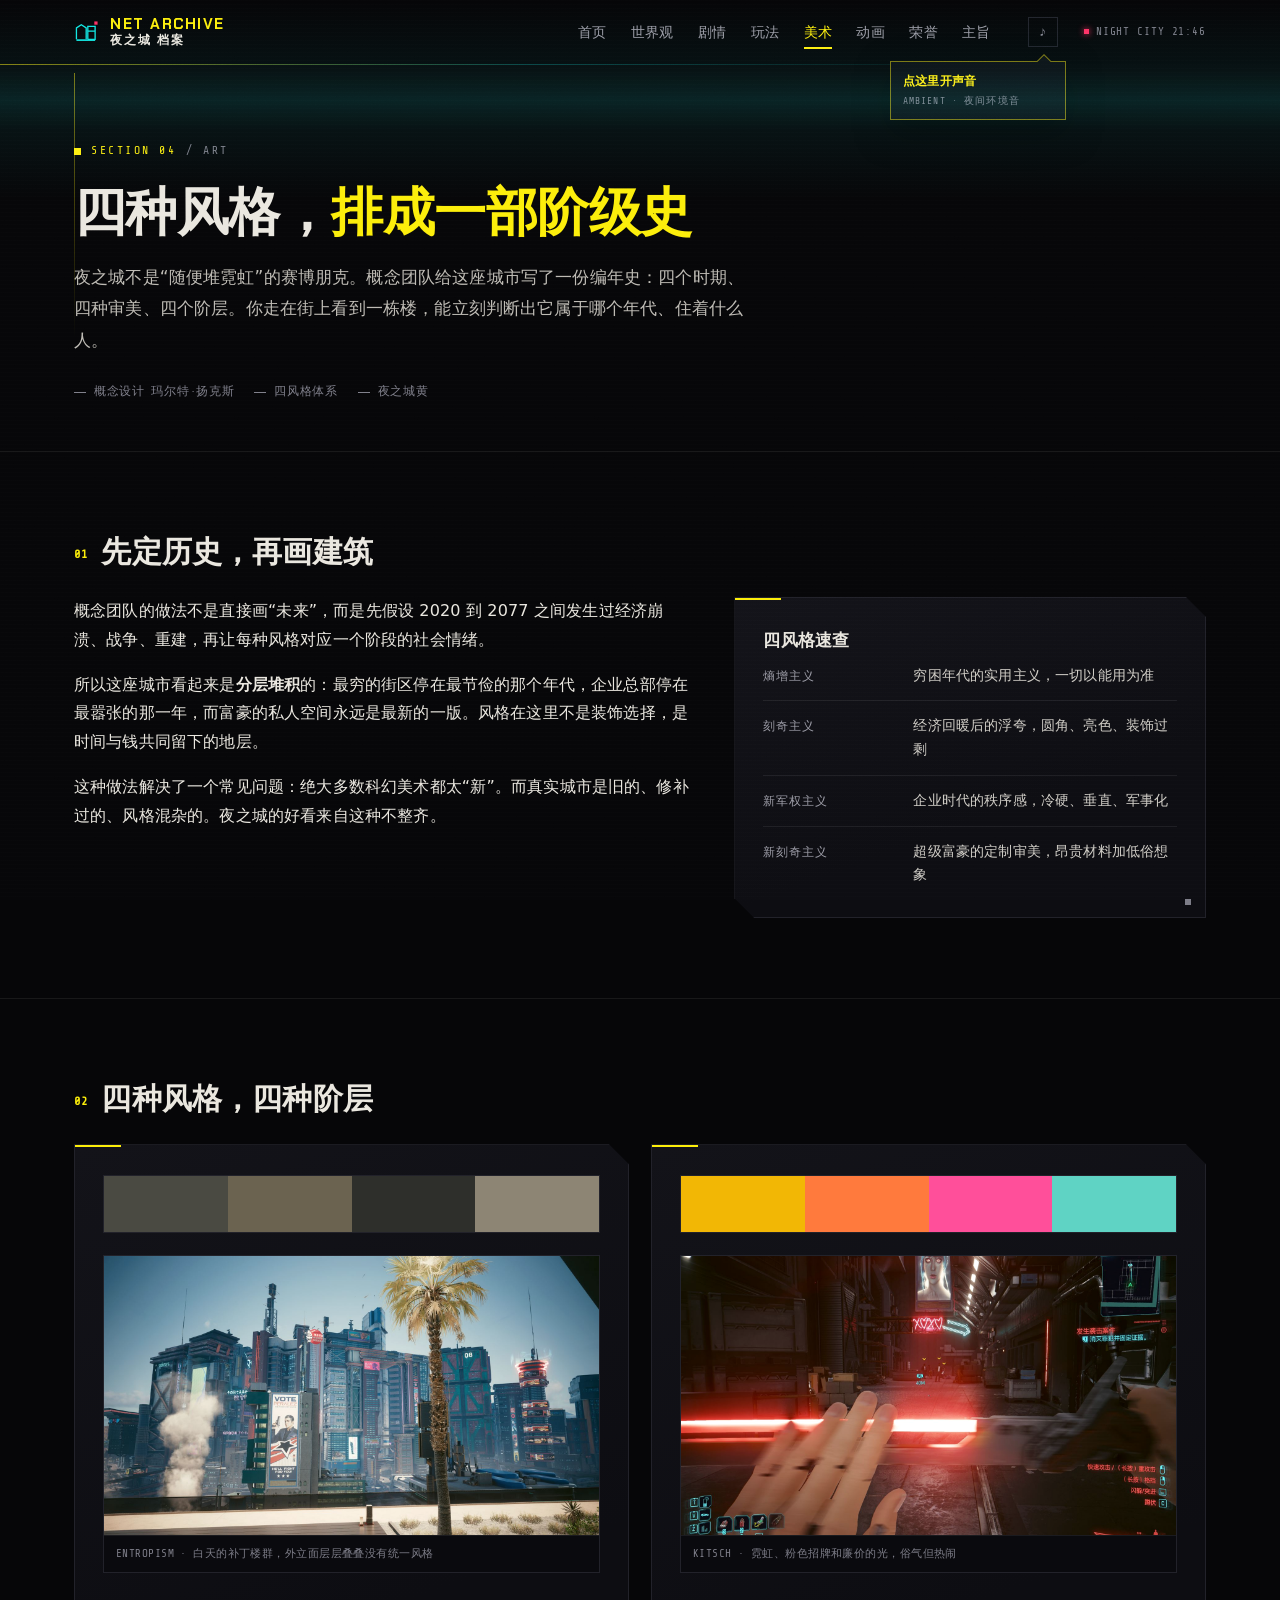
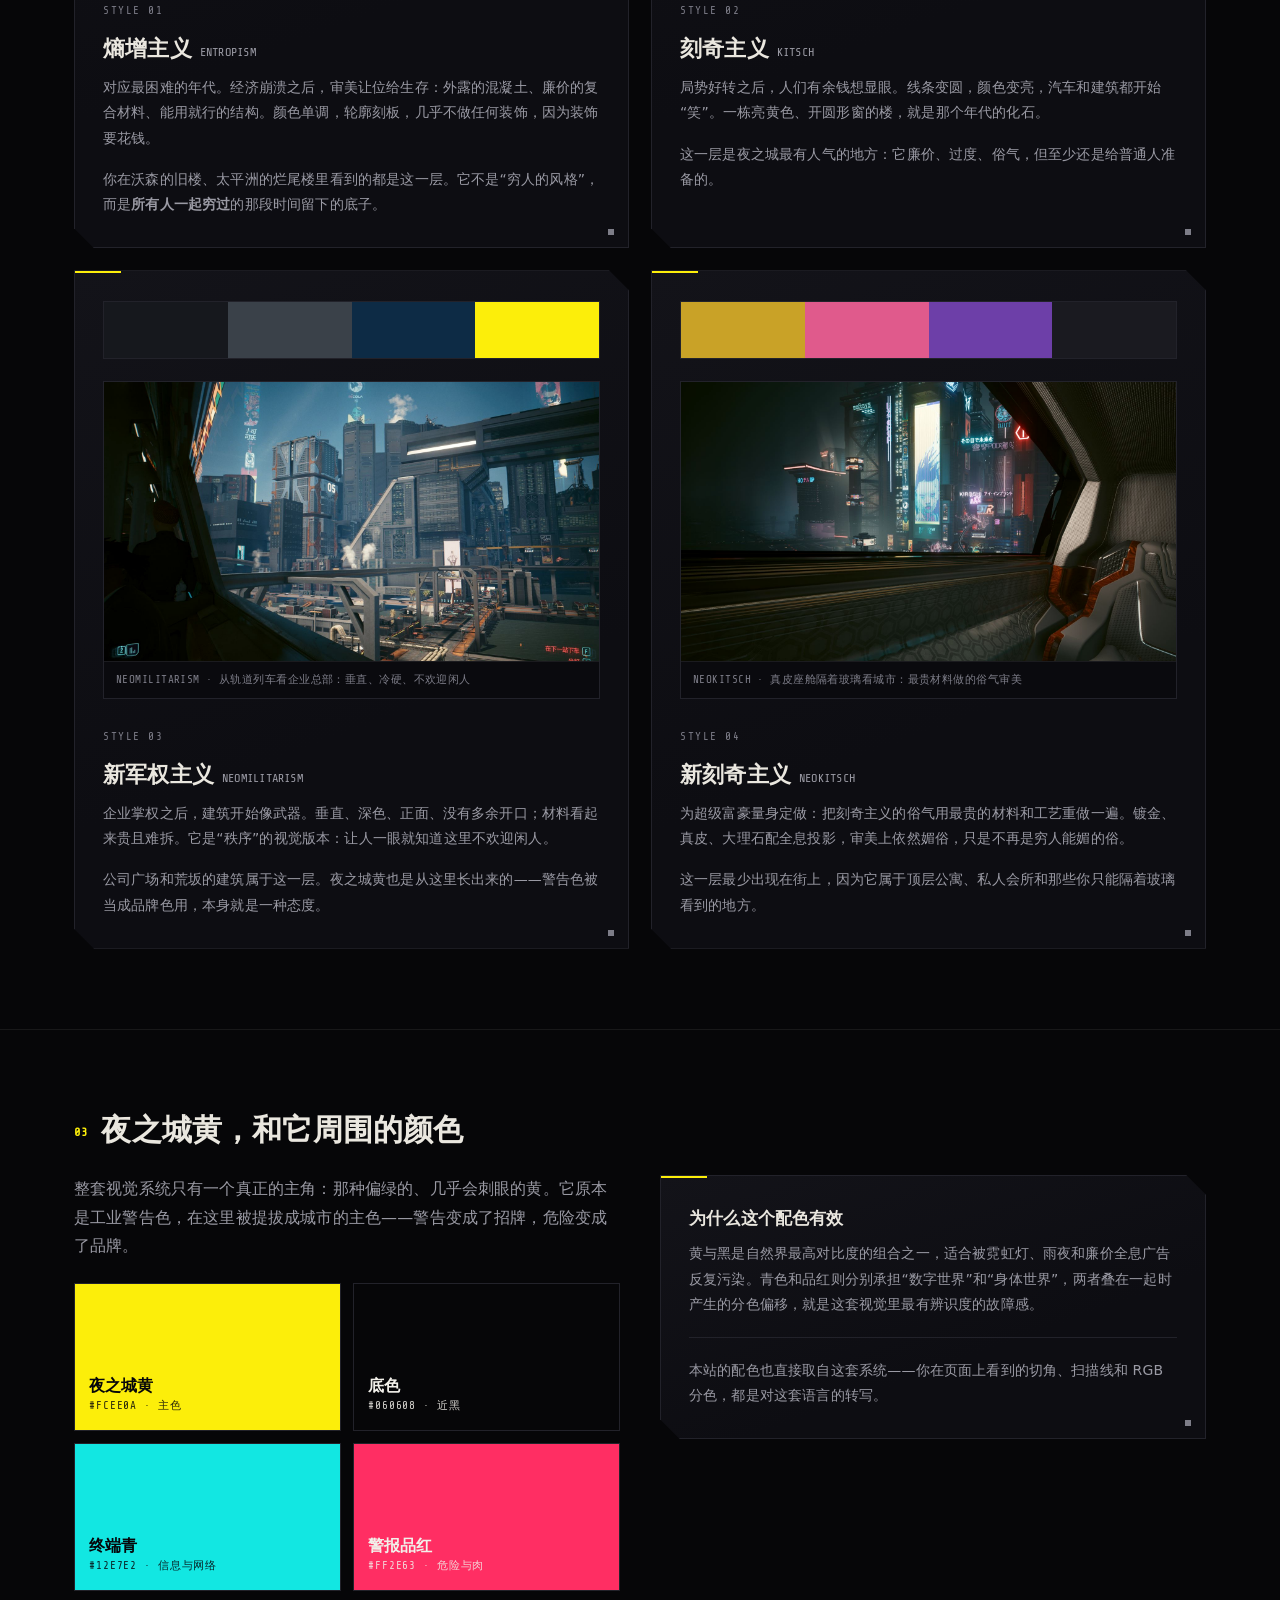
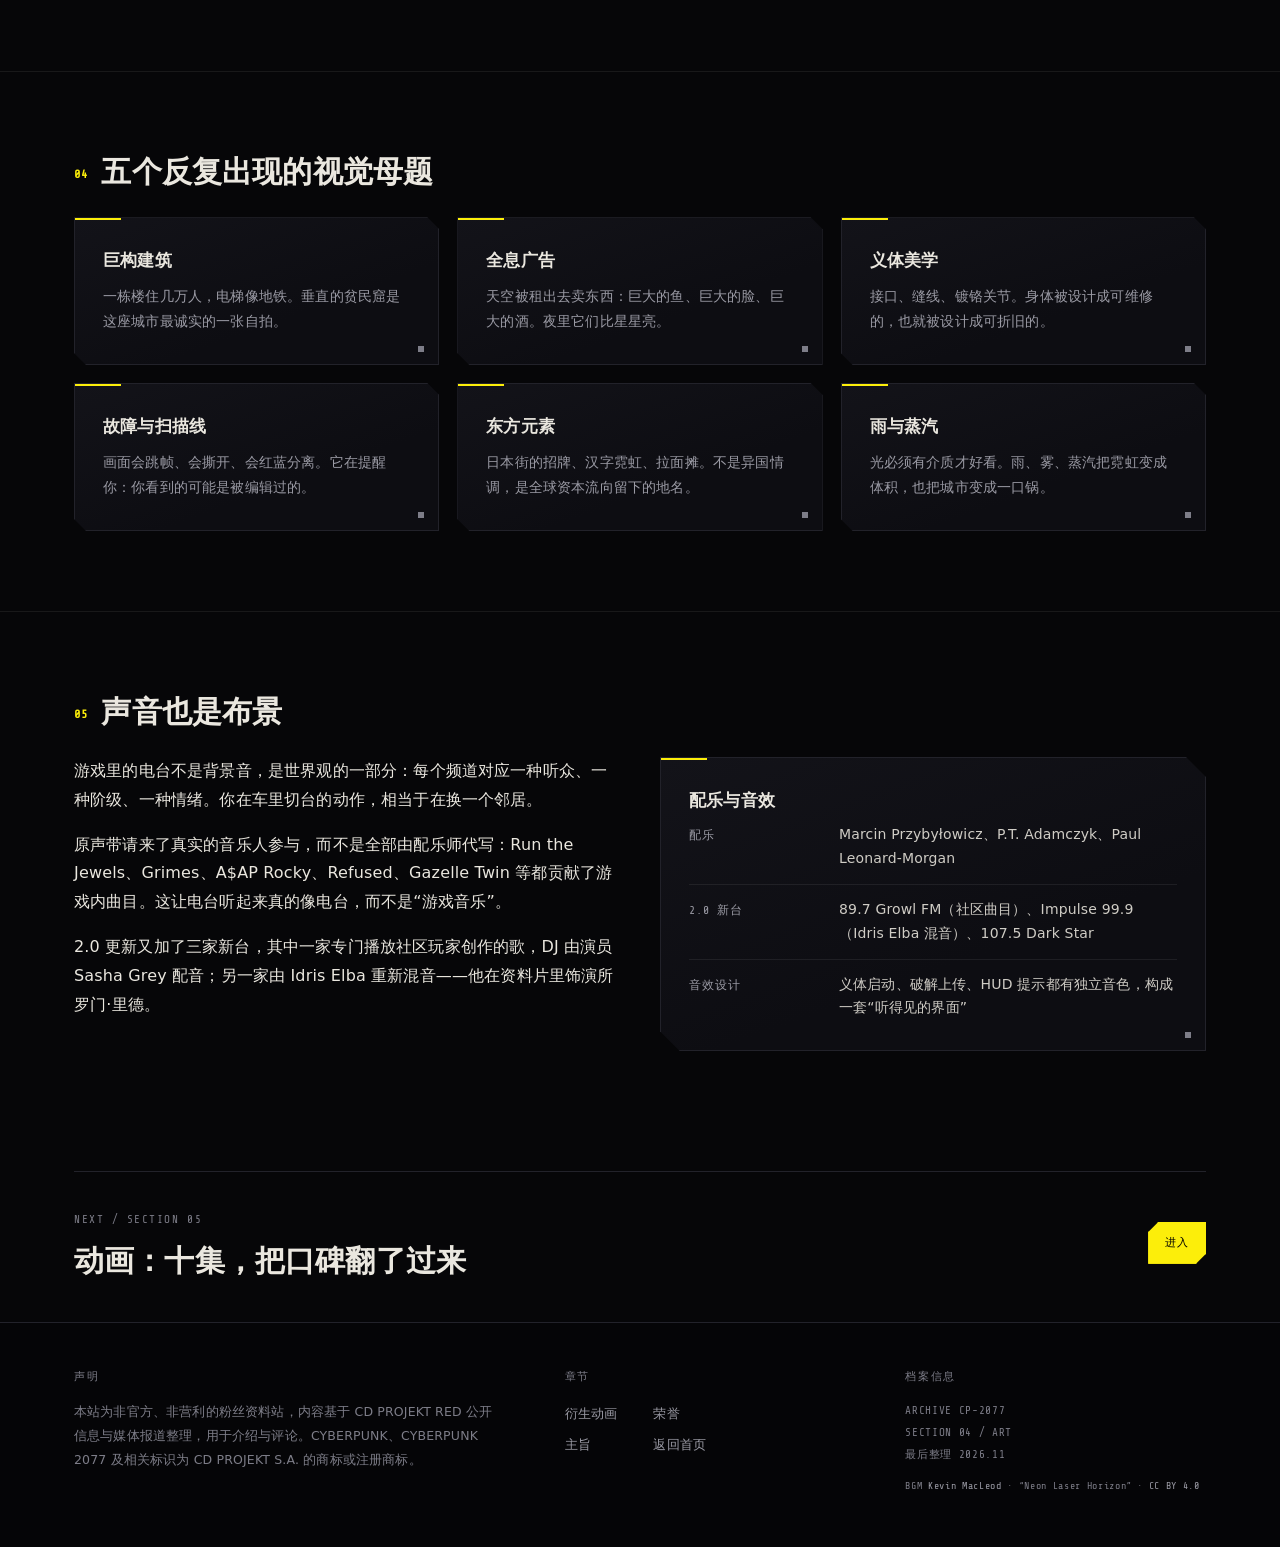
<file: art.html>
<!DOCTYPE html>
<html lang="zh-CN">
<head>
<meta charset="utf-8">
<meta name="viewport" content="width=device-width, initial-scale=1">
<title>美术设计 · 四种风格，一部阶级史 | 赛博朋克 2077 档案</title>
<meta name="description" content="《赛博朋克 2077》的美术设计拆解：熵增主义、刻奇主义、新军权主义、新刻奇主义四种建筑与时尚风格，夜之城黄的色彩系统，以及音乐与界面语言。">
<meta name="theme-color" content="#060608">
<link rel="icon" type="image/svg+xml" href="data:image/svg+xml,%3Csvg%20xmlns%3D%22http%3A%2F%2Fwww.w3.org%2F2000%2Fsvg%22%20viewBox%3D%220%200%2032%2032%22%3E%3Crect%20width%3D%2232%22%20height%3D%2232%22%20fill%3D%22%23060608%22%2F%3E%3Cpath%20d%3D%22M3%2025V11l6-4%206%204v14%22%20fill%3D%22none%22%20stroke%3D%22%2312E7E2%22%20stroke-width%3D%221.6%22%2F%3E%3Cpath%20d%3D%22M17%2025V9h9v6h-9%22%20fill%3D%22none%22%20stroke%3D%22%2312E7E2%22%20stroke-width%3D%221.6%22%2F%3E%3Cpath%20d%3D%22M17%2015h9v10h-9%22%20fill%3D%22none%22%20stroke%3D%22%2312E7E2%22%20stroke-width%3D%221.6%22%2F%3E%3Crect%20x%3D%223%22%20y%3D%2225%22%20width%3D%2223%22%20height%3D%222%22%20fill%3D%22%2312E7E2%22%2F%3E%3Crect%20x%3D%2225%22%20y%3D%223%22%20width%3D%224%22%20height%3D%224%22%20fill%3D%22%23FF2E63%22%2F%3E%3C%2Fsvg%3E">
<link rel="preload" href="assets/fonts/chakra-petch-700.woff2" as="font" type="font/woff2" crossorigin>
<link rel="stylesheet" href="assets/style.css">
</head>
<body>

<a class="skip-link" href="#main">跳到正文</a>

<header class="topbar">
  <div class="topbar-in">
    <a class="brand" href="index.html" aria-label="返回首页">
      <svg viewBox="0 0 32 32" aria-hidden="true">
        <path d="M3 25V11l6-4 6 4v14" fill="none" stroke="#12E7E2" stroke-width="1.6"/>
        <path d="M17 25V9h9v6h-9M17 15h9v10h-9" fill="none" stroke="#12E7E2" stroke-width="1.6"/>
        <rect x="3" y="25" width="23" height="2" fill="#12E7E2"/>
        <rect x="25" y="3" width="4" height="4" fill="#FF2E63"/>
      </svg>
      <span class="brand-txt"><b>NET ARCHIVE</b>夜之城 档案</span>
    </a>
    <nav class="nav">
      <a href="index.html">首页</a>
      <a href="world.html">世界观</a>
      <a href="story.html">剧情</a>
      <a href="gameplay.html">玩法</a>
      <a href="art.html" aria-current="page">美术</a>
      <a href="anime.html">动画</a>
      <a href="awards.html">荣誉</a>
      <a href="themes.html">主旨</a>
    </nav>
    <div class="topbar-meta"><i class="dot-live"></i>NIGHT CITY <span id="sys-clock">--:--</span></div>
  </div>
</header>

<main id="main">
  <div class="wrap">
    <div class="page-head">
      <div class="eyebrow"><span class="sq"></span>SECTION 04 <span class="idx">/ ART</span></div>
      <h1>四种风格，<span class="hl">排成一部阶级史</span></h1>
      <p class="lede">夜之城不是“随便堆霓虹”的赛博朋克。概念团队给这座城市写了一份编年史：四个时期、四种审美、四个阶层。你走在街上看到一栋楼，能立刻判断出它属于哪个年代、住着什么人。</p>
      <div class="meta-row">
        <span>概念设计 玛尔特·扬克斯</span>
        <span>四风格体系</span>
        <span>夜之城黄</span>
      </div>
    </div>
  </div>

  <!-- ===== 方法论 ===== -->
  <section class="section">
    <div class="wrap">
      <h2><span class="no">01</span>先定历史，再画建筑</h2>
      <div class="split-wide">
        <div class="body-col">
          <p>概念团队的做法不是直接画“未来”，而是先假设 2020 到 2077 之间发生过经济崩溃、战争、重建，再让每种风格对应一个阶段的社会情绪。</p>
          <p>所以这座城市看起来是<b>分层堆积</b>的：最穷的街区停在最节俭的那个年代，企业总部停在最嚣张的那一年，而富豪的私人空间永远是最新的一版。风格在这里不是装饰选择，是时间与钱共同留下的地层。</p>
          <p>这种做法解决了一个常见问题：绝大多数科幻美术都太“新”。而真实城市是旧的、修补过的、风格混杂的。夜之城的好看来自这种不整齐。</p>
        </div>
        <div class="panel cut">
          <h3>四风格速查</h3>
          <ul class="spec" style="padding:0">
            <li><span class="k">熵增主义</span><span class="v">穷困年代的实用主义，一切以能用为准</span></li>
            <li><span class="k">刻奇主义</span><span class="v">经济回暖后的浮夸，圆角、亮色、装饰过剩</span></li>
            <li><span class="k">新军权主义</span><span class="v">企业时代的秩序感，冷硬、垂直、军事化</span></li>
            <li><span class="k">新刻奇主义</span><span class="v">超级富豪的定制审美，昂贵材料加低俗想象</span></li>
          </ul>
        </div>
      </div>
    </div>
  </section>

  <!-- ===== 四风格 ===== -->
  <section class="section">
    <div class="wrap">
      <h2><span class="no">02</span>四种风格，四种阶层</h2>

      <div class="g2">
        <!-- 熵增 -->
        <div class="panel cut">
          <div style="display:flex;gap:0;margin-bottom:22px;border:1px solid var(--line)">
            <div style="flex:1;height:56px;background:#4a4a42"></div>
            <div style="flex:1;height:56px;background:#6b6350"></div>
            <div style="flex:1;height:56px;background:#2e2f2b"></div>
            <div style="flex:1;height:56px;background:#8d8574"></div>
          </div>
          <figure class="art-img">
            <img loading="lazy" decoding="async" src="assets/img/entropism-rooftop.jpg" alt="屋顶上堆叠的补丁楼群，远处是模块化企业楼">
            <figcaption>ENTROPISM · 白天的补丁楼群，外立面层层叠叠没有统一风格</figcaption>
          </figure>
          <span class="c-no" style="font-family:var(--mono);font-size:11px;letter-spacing:.14em;color:var(--dim)">STYLE 01</span>
          <h3 style="margin-top:8px;font-size:22px">熵增主义 <span style="font-family:var(--mono);font-size:12px;color:var(--mut);font-weight:400">ENTROPISM</span></h3>
          <p class="small muted">对应最困难的年代。经济崩溃之后，审美让位给生存：外露的混凝土、廉价的复合材料、能用就行的结构。颜色单调，轮廓刻板，几乎不做任何装饰，因为装饰要花钱。</p>
          <p class="small muted">你在沃森的旧楼、太平洲的烂尾楼里看到的都是这一层。它不是“穷人的风格”，而是<b>所有人一起穷过</b>的那段时间留下的底子。</p>
        </div>

        <!-- 刻奇 -->
        <div class="panel cut">
          <div style="display:flex;gap:0;margin-bottom:22px;border:1px solid var(--line)">
            <div style="flex:1;height:56px;background:#f2b705"></div>
            <div style="flex:1;height:56px;background:#ff7a3d"></div>
            <div style="flex:1;height:56px;background:#ff4f9a"></div>
            <div style="flex:1;height:56px;background:#5fd3c4"></div>
          </div>
          <figure class="art-img">
            <img loading="lazy" decoding="async" src="assets/img/kitsch-neon-alley.jpg" alt="霓虹巷口，粉色发光招牌与全息广告">
            <figcaption>KITSCH · 霓虹、粉色招牌和廉价的光，俗气但热闹</figcaption>
          </figure>
          <span class="c-no" style="font-family:var(--mono);font-size:11px;letter-spacing:.14em;color:var(--dim)">STYLE 02</span>
          <h3 style="margin-top:8px;font-size:22px">刻奇主义 <span style="font-family:var(--mono);font-size:12px;color:var(--mut);font-weight:400">KITSCH</span></h3>
          <p class="small muted">局势好转之后，人们有余钱想显眼。线条变圆，颜色变亮，汽车和建筑都开始“笑”。一栋亮黄色、开圆形窗的楼，就是那个年代的化石。</p>
          <p class="small muted">这一层是夜之城最有人气的地方：它廉价、过度、俗气，但至少还是给普通人准备的。</p>
        </div>

        <!-- 新军权 -->
        <div class="panel cut">
          <div style="display:flex;gap:0;margin-bottom:22px;border:1px solid var(--line)">
            <div style="flex:1;height:56px;background:#16181d"></div>
            <div style="flex:1;height:56px;background:#3a4149"></div>
            <div style="flex:1;height:56px;background:#0d2b45"></div>
            <div style="flex:1;height:56px;background:#fcee0a"></div>
          </div>
          <figure class="art-img">
            <img loading="lazy" decoding="async" src="assets/img/neomilitarism-train.jpg" alt="从轨道列车车窗望出去的企业总部楼群">
            <figcaption>NEOMILITARISM · 从轨道列车看企业总部：垂直、冷硬、不欢迎闲人</figcaption>
          </figure>
          <span class="c-no" style="font-family:var(--mono);font-size:11px;letter-spacing:.14em;color:var(--dim)">STYLE 03</span>
          <h3 style="margin-top:8px;font-size:22px">新军权主义 <span style="font-family:var(--mono);font-size:12px;color:var(--mut);font-weight:400">NEOMILITARISM</span></h3>
          <p class="small muted">企业掌权之后，建筑开始像武器。垂直、深色、正面、没有多余开口；材料看起来贵且难拆。它是“秩序”的视觉版本：让人一眼就知道这里不欢迎闲人。</p>
          <p class="small muted">公司广场和荒坂的建筑属于这一层。夜之城黄也是从这里长出来的——警告色被当成品牌色用，本身就是一种态度。</p>
        </div>

        <!-- 新刻奇 -->
        <div class="panel cut">
          <div style="display:flex;gap:0;margin-bottom:22px;border:1px solid var(--line)">
            <div style="flex:1;height:56px;background:#c9a227"></div>
            <div style="flex:1;height:56px;background:#e05a8c"></div>
            <div style="flex:1;height:56px;background:#6d3fa8"></div>
            <div style="flex:1;height:56px;background:#1a1a20"></div>
          </div>
          <figure class="art-img">
            <img loading="lazy" decoding="async" src="assets/img/neokitsch-car.jpg" alt="在豪车私人座舱里透过车窗看霓虹楼群">
            <figcaption>NEOKITSCH · 真皮座舱隔着玻璃看城市：最贵材料做的俗气审美</figcaption>
          </figure>
          <span class="c-no" style="font-family:var(--mono);font-size:11px;letter-spacing:.14em;color:var(--dim)">STYLE 04</span>
          <h3 style="margin-top:8px;font-size:22px">新刻奇主义 <span style="font-family:var(--mono);font-size:12px;color:var(--mut);font-weight:400">NEOKITSCH</span></h3>
          <p class="small muted">为超级富豪量身定做：把刻奇主义的俗气用最贵的材料和工艺重做一遍。镀金、真皮、大理石配全息投影，审美上依然媚俗，只是不再是穷人能媚的俗。</p>
          <p class="small muted">这一层最少出现在街上，因为它属于顶层公寓、私人会所和那些你只能隔着玻璃看到的地方。</p>
        </div>
      </div>
    </div>
  </section>

  <!-- ===== 色彩 ===== -->
  <section class="section">
    <div class="wrap">
      <h2><span class="no">03</span>夜之城黄，和它周围的颜色</h2>
      <div class="split">
        <div>
          <p class="body-col muted" style="margin-bottom:22px">整套视觉系统只有一个真正的主角：那种偏绿的、几乎会刺眼的黄。它原本是工业警告色，在这里被提拔成城市的主色——警告变成了招牌，危险变成了品牌。</p>
          <div class="g2" style="gap:12px">
            <div class="swatch on-dark" style="background:#fcee0a">
              <span class="s-name">夜之城黄</span>
              <span class="s-hex">#FCEE0A · 主色</span>
            </div>
            <div class="swatch on-light" style="background:#060608">
              <span class="s-name">底色</span>
              <span class="s-hex">#060608 · 近黑</span>
            </div>
            <div class="swatch on-dark" style="background:#12e7e2">
              <span class="s-name">终端青</span>
              <span class="s-hex">#12E7E2 · 信息与网络</span>
            </div>
            <div class="swatch on-light" style="background:#ff2e63">
              <span class="s-name">警报品红</span>
              <span class="s-hex">#FF2E63 · 危险与肉</span>
            </div>
          </div>
        </div>
        <div class="panel cut">
          <h3>为什么这个配色有效</h3>
          <p class="small muted">黄与黑是自然界最高对比度的组合之一，适合被霓虹灯、雨夜和廉价全息广告反复污染。青色和品红则分别承担“数字世界”和“身体世界”，两者叠在一起时产生的分色偏移，就是这套视觉里最有辨识度的故障感。</p>
          <div class="hr" style="margin:20px 0"></div>
          <p class="small muted">本站的配色也直接取自这套系统——你在页面上看到的切角、扫描线和 RGB 分色，都是对这套语言的转写。</p>
        </div>
      </div>
    </div>
  </section>

  <!-- ===== 母题 ===== -->
  <section class="section">
    <div class="wrap">
      <h2><span class="no">04</span>五个反复出现的视觉母题</h2>
      <div class="g3">
        <div class="panel cut-sm"><h3>巨构建筑</h3><p class="small muted">一栋楼住几万人，电梯像地铁。垂直的贫民窟是这座城市最诚实的一张自拍。</p></div>
        <div class="panel cut-sm"><h3>全息广告</h3><p class="small muted">天空被租出去卖东西：巨大的鱼、巨大的脸、巨大的酒。夜里它们比星星亮。</p></div>
        <div class="panel cut-sm"><h3>义体美学</h3><p class="small muted">接口、缝线、镀铬关节。身体被设计成可维修的，也就被设计成可折旧的。</p></div>
        <div class="panel cut-sm"><h3>故障与扫描线</h3><p class="small muted">画面会跳帧、会撕开、会红蓝分离。它在提醒你：你看到的可能是被编辑过的。</p></div>
        <div class="panel cut-sm"><h3>东方元素</h3><p class="small muted">日本街的招牌、汉字霓虹、拉面摊。不是异国情调，是全球资本流向留下的地名。</p></div>
        <div class="panel cut-sm"><h3>雨与蒸汽</h3><p class="small muted">光必须有介质才好看。雨、雾、蒸汽把霓虹变成体积，也把城市变成一口锅。</p></div>
      </div>
    </div>
  </section>

  <!-- ===== 音乐 ===== -->
  <section class="section">
    <div class="wrap">
      <h2><span class="no">05</span>声音也是布景</h2>
      <div class="split">
        <div class="body-col">
          <p>游戏里的电台不是背景音，是世界观的一部分：每个频道对应一种听众、一种阶级、一种情绪。你在车里切台的动作，相当于在换一个邻居。</p>
          <p>原声带请来了真实的音乐人参与，而不是全部由配乐师代写：Run the Jewels、Grimes、A$AP Rocky、Refused、Gazelle Twin 等都贡献了游戏内曲目。这让电台听起来真的像电台，而不是“游戏音乐”。</p>
          <p>2.0 更新又加了三家新台，其中一家专门播放社区玩家创作的歌，DJ 由演员 Sasha Grey 配音；另一家由 Idris Elba 重新混音——他在资料片里饰演所罗门·里德。</p>
        </div>
        <div class="panel cut">
          <h3>配乐与音效</h3>
          <ul class="spec" style="padding:0">
            <li><span class="k">配乐</span><span class="v">Marcin Przybyłowicz、P.T. Adamczyk、Paul Leonard-Morgan</span></li>
            <li><span class="k">2.0 新台</span><span class="v">89.7 Growl FM（社区曲目）、Impulse 99.9（Idris Elba 混音）、107.5 Dark Star</span></li>
            <li><span class="k">音效设计</span><span class="v">义体启动、破解上传、HUD 提示都有独立音色，构成一套“听得见的界面”</span></li>
          </ul>
        </div>
      </div>
    </div>
  </section>

  <section class="section-tight">
    <div class="wrap">
      <div class="next-nav">
        <div>
          <span class="nn-k">NEXT / SECTION 05</span>
          <span class="nn-t">动画：十集，把口碑翻了过来</span>
        </div>
        <a href="anime.html" class="tag on" style="padding:10px 16px">进入</a>
      </div>
    </div>
  </section>
</main>

<footer>
  <div class="foot-in">
    <div class="foot">
      <h5>声明</h5>
      <p>本站为非官方、非营利的粉丝资料站，内容基于 CD PROJEKT RED 公开信息与媒体报道整理，用于介绍与评论。CYBERPUNK、CYBERPUNK 2077 及相关标识为 CD PROJEKT S.A. 的商标或注册商标。</p>
    </div>
    <div class="foot">
      <h5>章节</h5>
      <div class="foot-links">
        <a href="anime.html">衍生动画</a>
        <a href="awards.html">荣誉</a>
        <a href="themes.html">主旨</a>
        <a href="index.html">返回首页</a>
      </div>
    </div>
    <div class="foot">
      <h5>档案信息</h5>
      <div class="foot-meta">
        ARCHIVE CP-2077<br>
        SECTION 04 / ART<br>
        最后整理 2026.11
      </div>
    </div>
  </div>
</footer>

<script src="assets/main.js"></script>
</body>
</html>
</file>
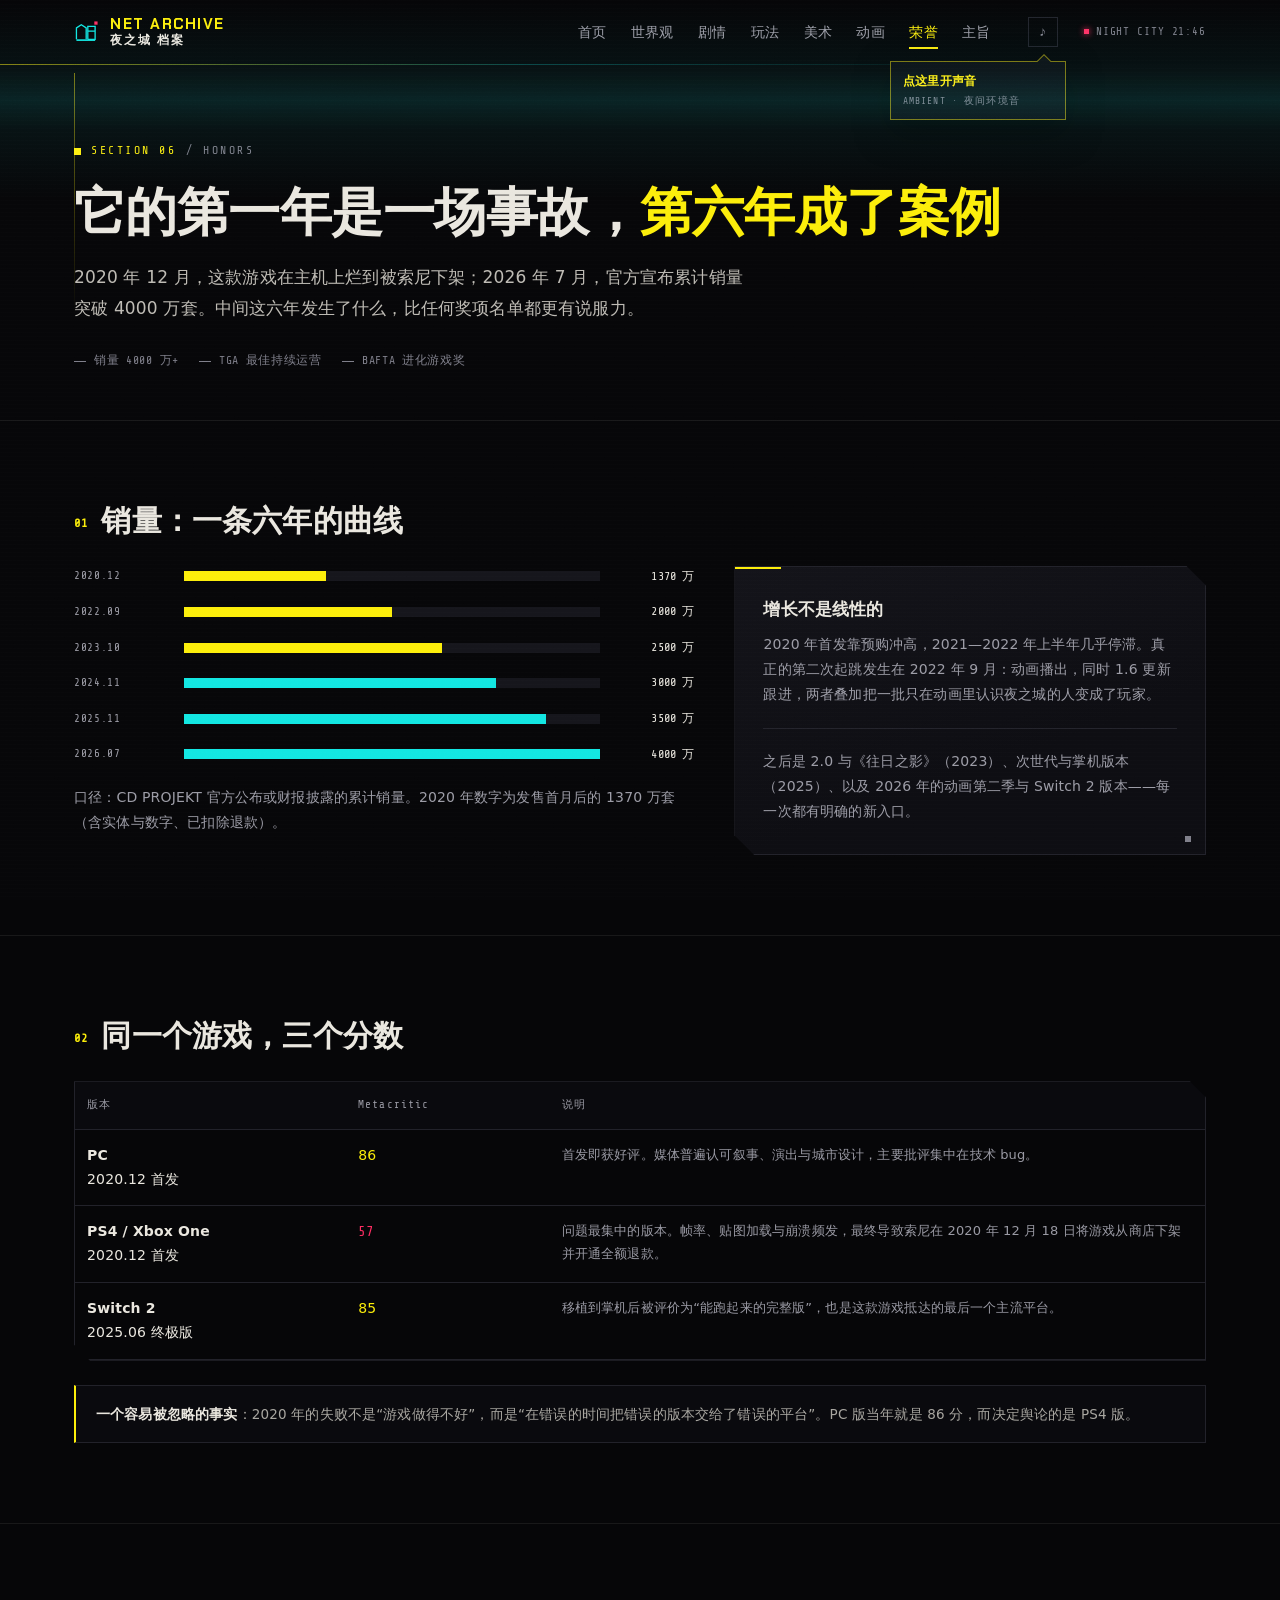
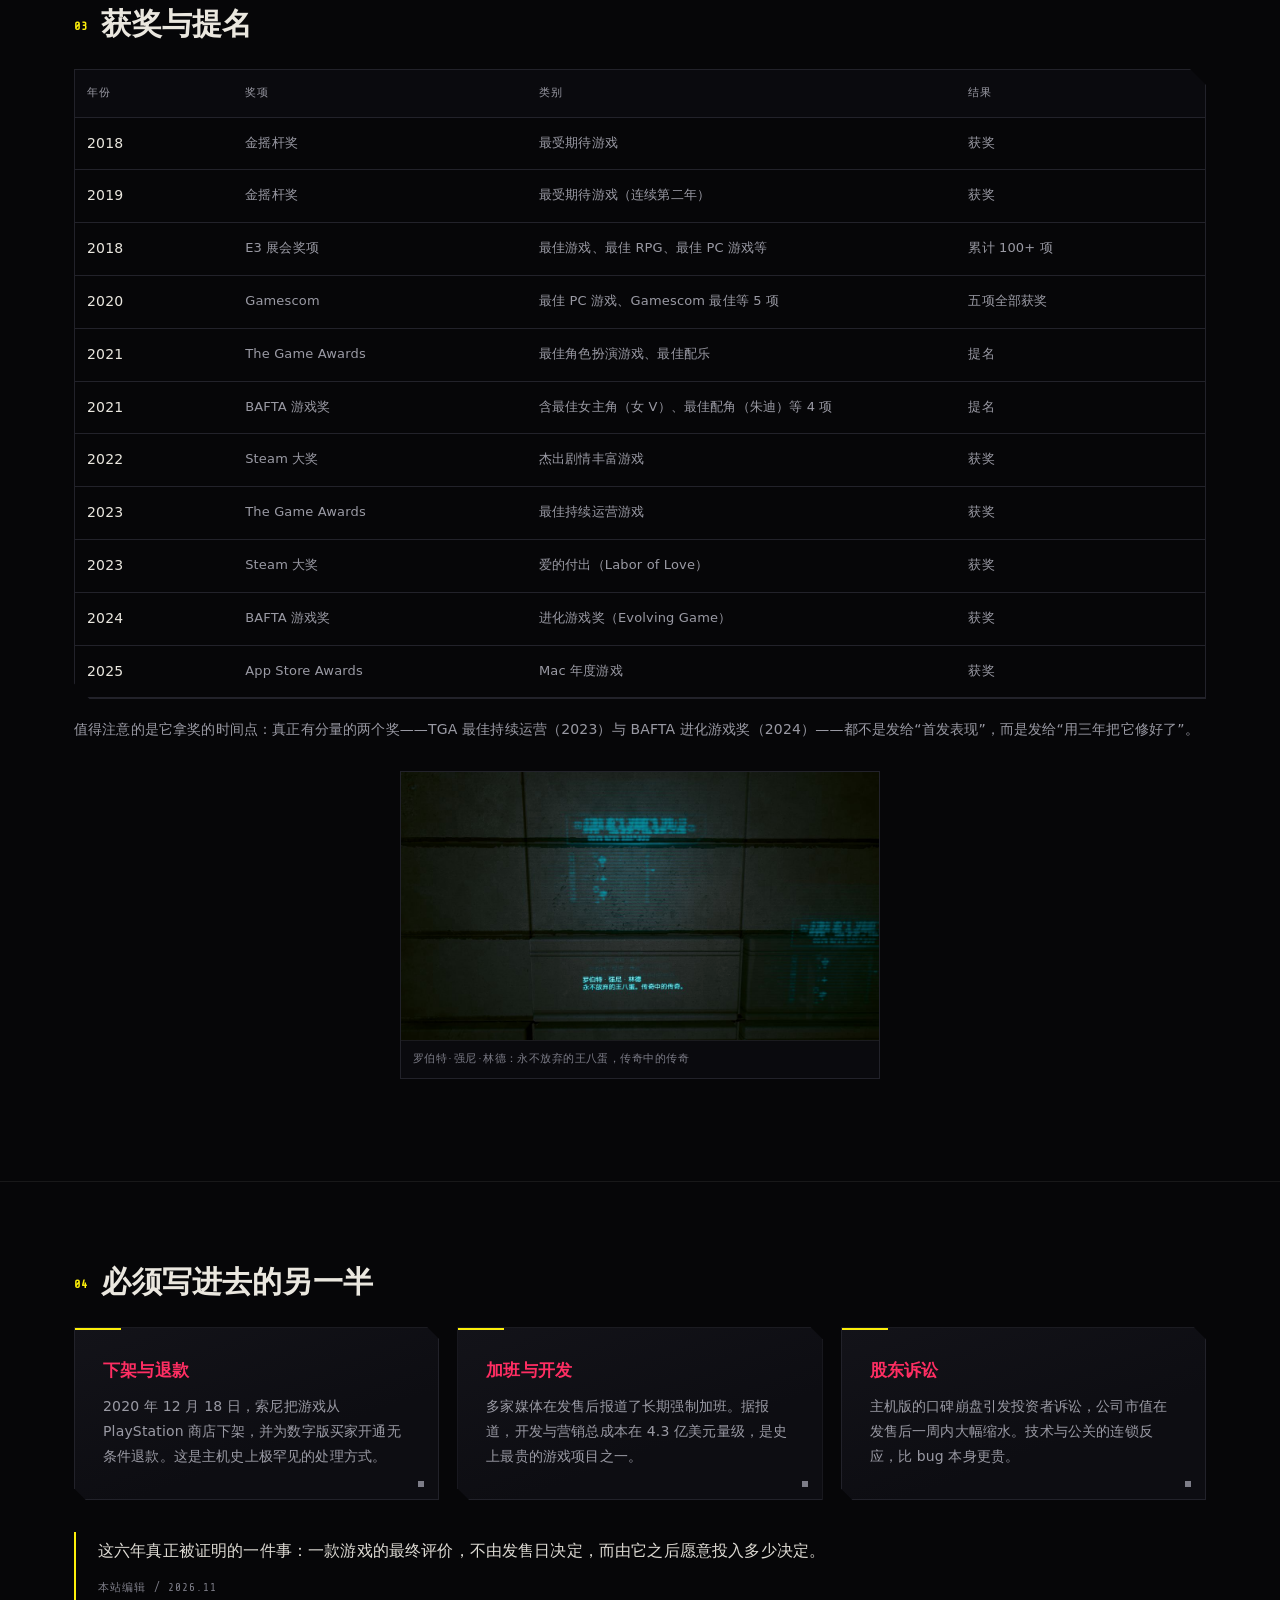
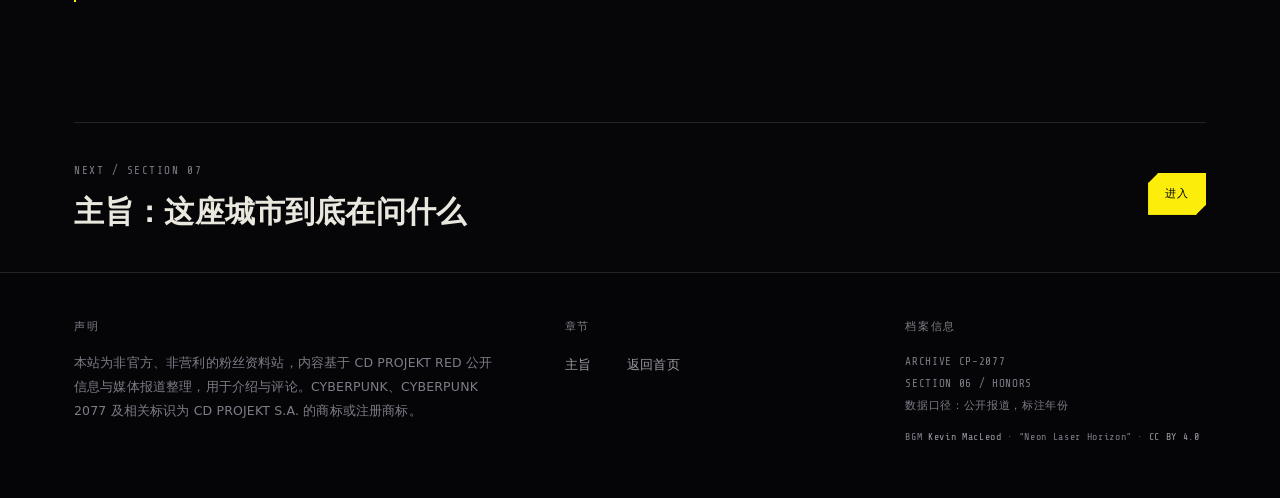
<file: awards.html>
<!DOCTYPE html>
<html lang="zh-CN">
<head>
<meta charset="utf-8">
<meta name="viewport" content="width=device-width, initial-scale=1">
<title>荣誉 · 从下架到 4000 万 | 赛博朋克 2077 档案</title>
<meta name="description" content="《赛博朋克 2077》的销量曲线、Metacritic 评分对照与完整获奖记录：从 2020 年主机版下架，到 TGA 最佳持续运营与 4000 万销量。">
<meta name="theme-color" content="#060608">
<link rel="icon" type="image/svg+xml" href="data:image/svg+xml,%3Csvg%20xmlns%3D%22http%3A%2F%2Fwww.w3.org%2F2000%2Fsvg%22%20viewBox%3D%220%200%2032%2032%22%3E%3Crect%20width%3D%2232%22%20height%3D%2232%22%20fill%3D%22%23060608%22%2F%3E%3Cpath%20d%3D%22M3%2025V11l6-4%206%204v14%22%20fill%3D%22none%22%20stroke%3D%22%2312E7E2%22%20stroke-width%3D%221.6%22%2F%3E%3Cpath%20d%3D%22M17%2025V9h9v6h-9%22%20fill%3D%22none%22%20stroke%3D%22%2312E7E2%22%20stroke-width%3D%221.6%22%2F%3E%3Cpath%20d%3D%22M17%2015h9v10h-9%22%20fill%3D%22none%22%20stroke%3D%22%2312E7E2%22%20stroke-width%3D%221.6%22%2F%3E%3Crect%20x%3D%223%22%20y%3D%2225%22%20width%3D%2223%22%20height%3D%222%22%20fill%3D%22%2312E7E2%22%2F%3E%3Crect%20x%3D%2225%22%20y%3D%223%22%20width%3D%224%22%20height%3D%224%22%20fill%3D%22%23FF2E63%22%2F%3E%3C%2Fsvg%3E">
<link rel="preload" href="assets/fonts/chakra-petch-700.woff2" as="font" type="font/woff2" crossorigin>
<link rel="stylesheet" href="assets/style.css">
</head>
<body>

<a class="skip-link" href="#main">跳到正文</a>

<header class="topbar">
  <div class="topbar-in">
    <a class="brand" href="index.html" aria-label="返回首页">
      <svg viewBox="0 0 32 32" aria-hidden="true">
        <path d="M3 25V11l6-4 6 4v14" fill="none" stroke="#12E7E2" stroke-width="1.6"/>
        <path d="M17 25V9h9v6h-9M17 15h9v10h-9" fill="none" stroke="#12E7E2" stroke-width="1.6"/>
        <rect x="3" y="25" width="23" height="2" fill="#12E7E2"/>
        <rect x="25" y="3" width="4" height="4" fill="#FF2E63"/>
      </svg>
      <span class="brand-txt"><b>NET ARCHIVE</b>夜之城 档案</span>
    </a>
    <nav class="nav">
      <a href="index.html">首页</a>
      <a href="world.html">世界观</a>
      <a href="story.html">剧情</a>
      <a href="gameplay.html">玩法</a>
      <a href="art.html">美术</a>
      <a href="anime.html">动画</a>
      <a href="awards.html" aria-current="page">荣誉</a>
      <a href="themes.html">主旨</a>
    </nav>
    <div class="topbar-meta"><i class="dot-live"></i>NIGHT CITY <span id="sys-clock">--:--</span></div>
  </div>
</header>

<main id="main">
  <div class="wrap">
    <div class="page-head">
      <div class="eyebrow"><span class="sq"></span>SECTION 06 <span class="idx">/ HONORS</span></div>
      <h1>它的第一年是一场事故，<span class="hl">第六年成了案例</span></h1>
      <p class="lede">2020 年 12 月，这款游戏在主机上烂到被索尼下架；2026 年 7 月，官方宣布累计销量突破 4000 万套。中间这六年发生了什么，比任何奖项名单都更有说服力。</p>
      <div class="meta-row">
        <span>销量 4000 万+</span>
        <span>TGA 最佳持续运营</span>
        <span>BAFTA 进化游戏奖</span>
      </div>
    </div>
  </div>

  <!-- ===== 销量 ===== -->
  <section class="section">
    <div class="wrap">
      <h2><span class="no">01</span>销量：一条六年的曲线</h2>
      <div class="split-wide">
        <div>
          <div class="bars">
            <div class="bar-row">
              <span class="bl">2020.12</span>
              <span class="bar-track"><span class="bar-fill" style="width:34%"></span></span>
              <span class="bv">1370 万</span>
            </div>
            <div class="bar-row">
              <span class="bl">2022.09</span>
              <span class="bar-track"><span class="bar-fill" style="width:50%"></span></span>
              <span class="bv">2000 万</span>
            </div>
            <div class="bar-row">
              <span class="bl">2023.10</span>
              <span class="bar-track"><span class="bar-fill" style="width:62%"></span></span>
              <span class="bv">2500 万</span>
            </div>
            <div class="bar-row">
              <span class="bl">2024.11</span>
              <span class="bar-track"><span class="bar-fill c" style="width:75%"></span></span>
              <span class="bv">3000 万</span>
            </div>
            <div class="bar-row">
              <span class="bl">2025.11</span>
              <span class="bar-track"><span class="bar-fill c" style="width:87%"></span></span>
              <span class="bv">3500 万</span>
            </div>
            <div class="bar-row">
              <span class="bl">2026.07</span>
              <span class="bar-track"><span class="bar-fill c" style="width:100%"></span></span>
              <span class="bv">4000 万</span>
            </div>
          </div>
          <p class="small muted" style="margin-top:20px">口径：CD PROJEKT 官方公布或财报披露的累计销量。2020 年数字为发售首月后的 1370 万套（含实体与数字、已扣除退款）。</p>
        </div>
        <div class="panel cut">
          <h3>增长不是线性的</h3>
          <p class="small muted">2020 年首发靠预购冲高，2021—2022 年上半年几乎停滞。真正的第二次起跳发生在 2022 年 9 月：动画播出，同时 1.6 更新跟进，两者叠加把一批只在动画里认识夜之城的人变成了玩家。</p>
          <div class="hr" style="margin:20px 0"></div>
          <p class="small muted">之后是 2.0 与《往日之影》（2023）、次世代与掌机版本（2025）、以及 2026 年的动画第二季与 Switch 2 版本——每一次都有明确的新入口。</p>
        </div>
      </div>
    </div>
  </section>

  <!-- ===== 口碑 ===== -->
  <section class="section">
    <div class="wrap">
      <h2><span class="no">02</span>同一个游戏，三个分数</h2>
      <div class="tbl-wrap">
        <table class="tbl">
          <colgroup>
            <col style="width:24%"><col style="width:18%"><col style="width:58%">
          </colgroup>
          <thead>
            <tr><th>版本</th><th>Metacritic</th><th>说明</th></tr>
          </thead>
          <tbody>
            <tr>
              <td><b>PC</b><br><span class="sm">2020.12 首发</span></td>
              <td><span class="em">86</span></td>
              <td class="sm">首发即获好评。媒体普遍认可叙事、演出与城市设计，主要批评集中在技术 bug。</td>
            </tr>
            <tr>
              <td><b>PS4 / Xbox One</b><br><span class="sm">2020.12 首发</span></td>
              <td style="color:var(--red);font-family:var(--mono)">57</td>
              <td class="sm">问题最集中的版本。帧率、贴图加载与崩溃频发，最终导致索尼在 2020 年 12 月 18 日将游戏从商店下架并开通全额退款。</td>
            </tr>
            <tr>
              <td><b>Switch 2</b><br><span class="sm">2025.06 终极版</span></td>
              <td><span class="em">85</span></td>
              <td class="sm">移植到掌机后被评价为“能跑起来的完整版”，也是这款游戏抵达的最后一个主流平台。</td>
            </tr>
          </tbody>
        </table>
      </div>
      <div class="note" style="margin-top:24px">
        <b>一个容易被忽略的事实</b>：2020 年的失败不是“游戏做得不好”，而是“在错误的时间把错误的版本交给了错误的平台”。PC 版当年就是 86 分，而决定舆论的是 PS4 版。
      </div>
    </div>
  </section>

  <!-- ===== 奖项 ===== -->
  <section class="section">
    <div class="wrap">
      <h2><span class="no">03</span>获奖与提名</h2>
      <div class="tbl-wrap">
        <table class="tbl">
          <colgroup>
            <col style="width:14%"><col style="width:26%"><col style="width:38%"><col style="width:22%">
          </colgroup>
          <thead>
            <tr><th>年份</th><th>奖项</th><th>类别</th><th>结果</th></tr>
          </thead>
          <tbody>
            <tr><td>2018</td><td class="sm">金摇杆奖</td><td class="sm">最受期待游戏</td><td class="sm em">获奖</td></tr>
            <tr><td>2019</td><td class="sm">金摇杆奖</td><td class="sm">最受期待游戏（连续第二年）</td><td class="sm em">获奖</td></tr>
            <tr><td>2018</td><td class="sm">E3 展会奖项</td><td class="sm">最佳游戏、最佳 RPG、最佳 PC 游戏等</td><td class="sm em">累计 100+ 项</td></tr>
            <tr><td>2020</td><td class="sm">Gamescom</td><td class="sm">最佳 PC 游戏、Gamescom 最佳等 5 项</td><td class="sm em">五项全部获奖</td></tr>
            <tr><td>2021</td><td class="sm">The Game Awards</td><td class="sm">最佳角色扮演游戏、最佳配乐</td><td class="sm">提名</td></tr>
            <tr><td>2021</td><td class="sm">BAFTA 游戏奖</td><td class="sm">含最佳女主角（女 V）、最佳配角（朱迪）等 4 项</td><td class="sm">提名</td></tr>
            <tr><td>2022</td><td class="sm">Steam 大奖</td><td class="sm">杰出剧情丰富游戏</td><td class="sm em">获奖</td></tr>
            <tr><td>2023</td><td class="sm">The Game Awards</td><td class="sm">最佳持续运营游戏</td><td class="sm em">获奖</td></tr>
            <tr><td>2023</td><td class="sm">Steam 大奖</td><td class="sm">爱的付出（Labor of Love）</td><td class="sm em">获奖</td></tr>
            <tr><td>2024</td><td class="sm">BAFTA 游戏奖</td><td class="sm">进化游戏奖（Evolving Game）</td><td class="sm em">获奖</td></tr>
            <tr><td>2025</td><td class="sm">App Store Awards</td><td class="sm">Mac 年度游戏</td><td class="sm em">获奖</td></tr>
          </tbody>
        </table>
      </div>
      <p class="small muted" style="margin-top:18px">值得注意的是它拿奖的时间点：真正有分量的两个奖——TGA 最佳持续运营（2023）与 BAFTA 进化游戏奖（2024）——都不是发给“首发表现”，而是发给“用三年把它修好了”。</p>
      <figure class="art-img small" style="margin-top:28px">
        <img loading="lazy" decoding="async" src="assets/img/memorial-johnny.jpg" alt="罗伯特·强尼·林德的青色全息投影">
        <figcaption>罗伯特·强尼·林德：永不放弃的王八蛋，传奇中的传奇</figcaption>
      </figure>
    </div>
  </section>

  <!-- ===== 争议 ===== -->
  <section class="section">
    <div class="wrap">
      <h2><span class="no">04</span>必须写进去的另一半</h2>
      <div class="g3">
        <div class="panel cut-sm">
          <h3 style="color:var(--red)">下架与退款</h3>
          <p class="small muted">2020 年 12 月 18 日，索尼把游戏从 PlayStation 商店下架，并为数字版买家开通无条件退款。这是主机史上极罕见的处理方式。</p>
        </div>
        <div class="panel cut-sm">
          <h3 style="color:var(--red)">加班与开发</h3>
          <p class="small muted">多家媒体在发售后报道了长期强制加班。据报道，开发与营销总成本在 4.3 亿美元量级，是史上最贵的游戏项目之一。</p>
        </div>
        <div class="panel cut-sm">
          <h3 style="color:var(--red)">股东诉讼</h3>
          <p class="small muted">主机版的口碑崩盘引发投资者诉讼，公司市值在发售后一周内大幅缩水。技术与公关的连锁反应，比 bug 本身更贵。</p>
        </div>
      </div>
      <div class="quote" style="margin-top:32px">
        这六年真正被证明的一件事：一款游戏的最终评价，不由发售日决定，而由它之后愿意投入多少决定。
        <span class="who">本站编辑 / 2026.11</span>
      </div>
    </div>
  </section>

  <section class="section-tight">
    <div class="wrap">
      <div class="next-nav">
        <div>
          <span class="nn-k">NEXT / SECTION 07</span>
          <span class="nn-t">主旨：这座城市到底在问什么</span>
        </div>
        <a href="themes.html" class="tag on" style="padding:10px 16px">进入</a>
      </div>
    </div>
  </section>
</main>

<footer>
  <div class="foot-in">
    <div class="foot">
      <h5>声明</h5>
      <p>本站为非官方、非营利的粉丝资料站，内容基于 CD PROJEKT RED 公开信息与媒体报道整理，用于介绍与评论。CYBERPUNK、CYBERPUNK 2077 及相关标识为 CD PROJEKT S.A. 的商标或注册商标。</p>
    </div>
    <div class="foot">
      <h5>章节</h5>
      <div class="foot-links">
        <a href="themes.html">主旨</a>
        <a href="index.html">返回首页</a>
      </div>
    </div>
    <div class="foot">
      <h5>档案信息</h5>
      <div class="foot-meta">
        ARCHIVE CP-2077<br>
        SECTION 06 / HONORS<br>
        数据口径：公开报道，标注年份
      </div>
    </div>
  </div>
</footer>

<script src="assets/main.js"></script>
</body>
</html>
</file>
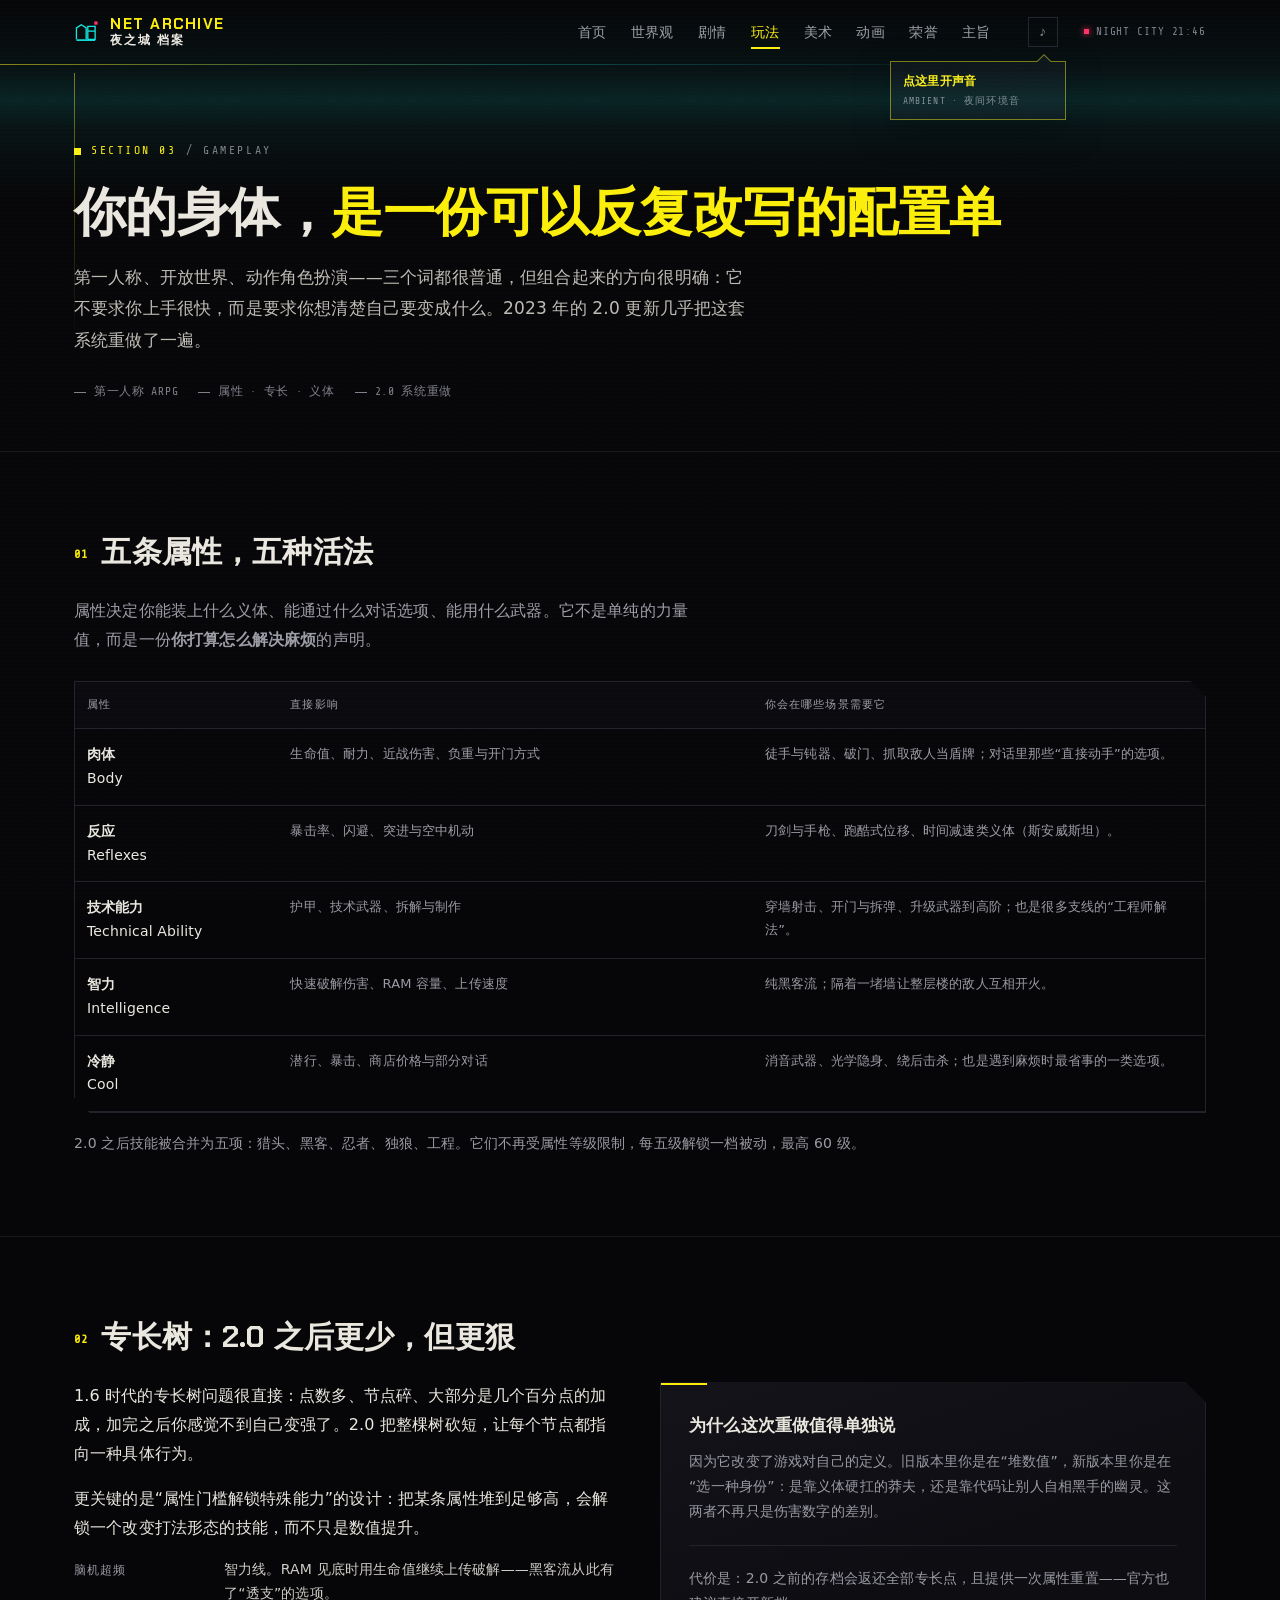
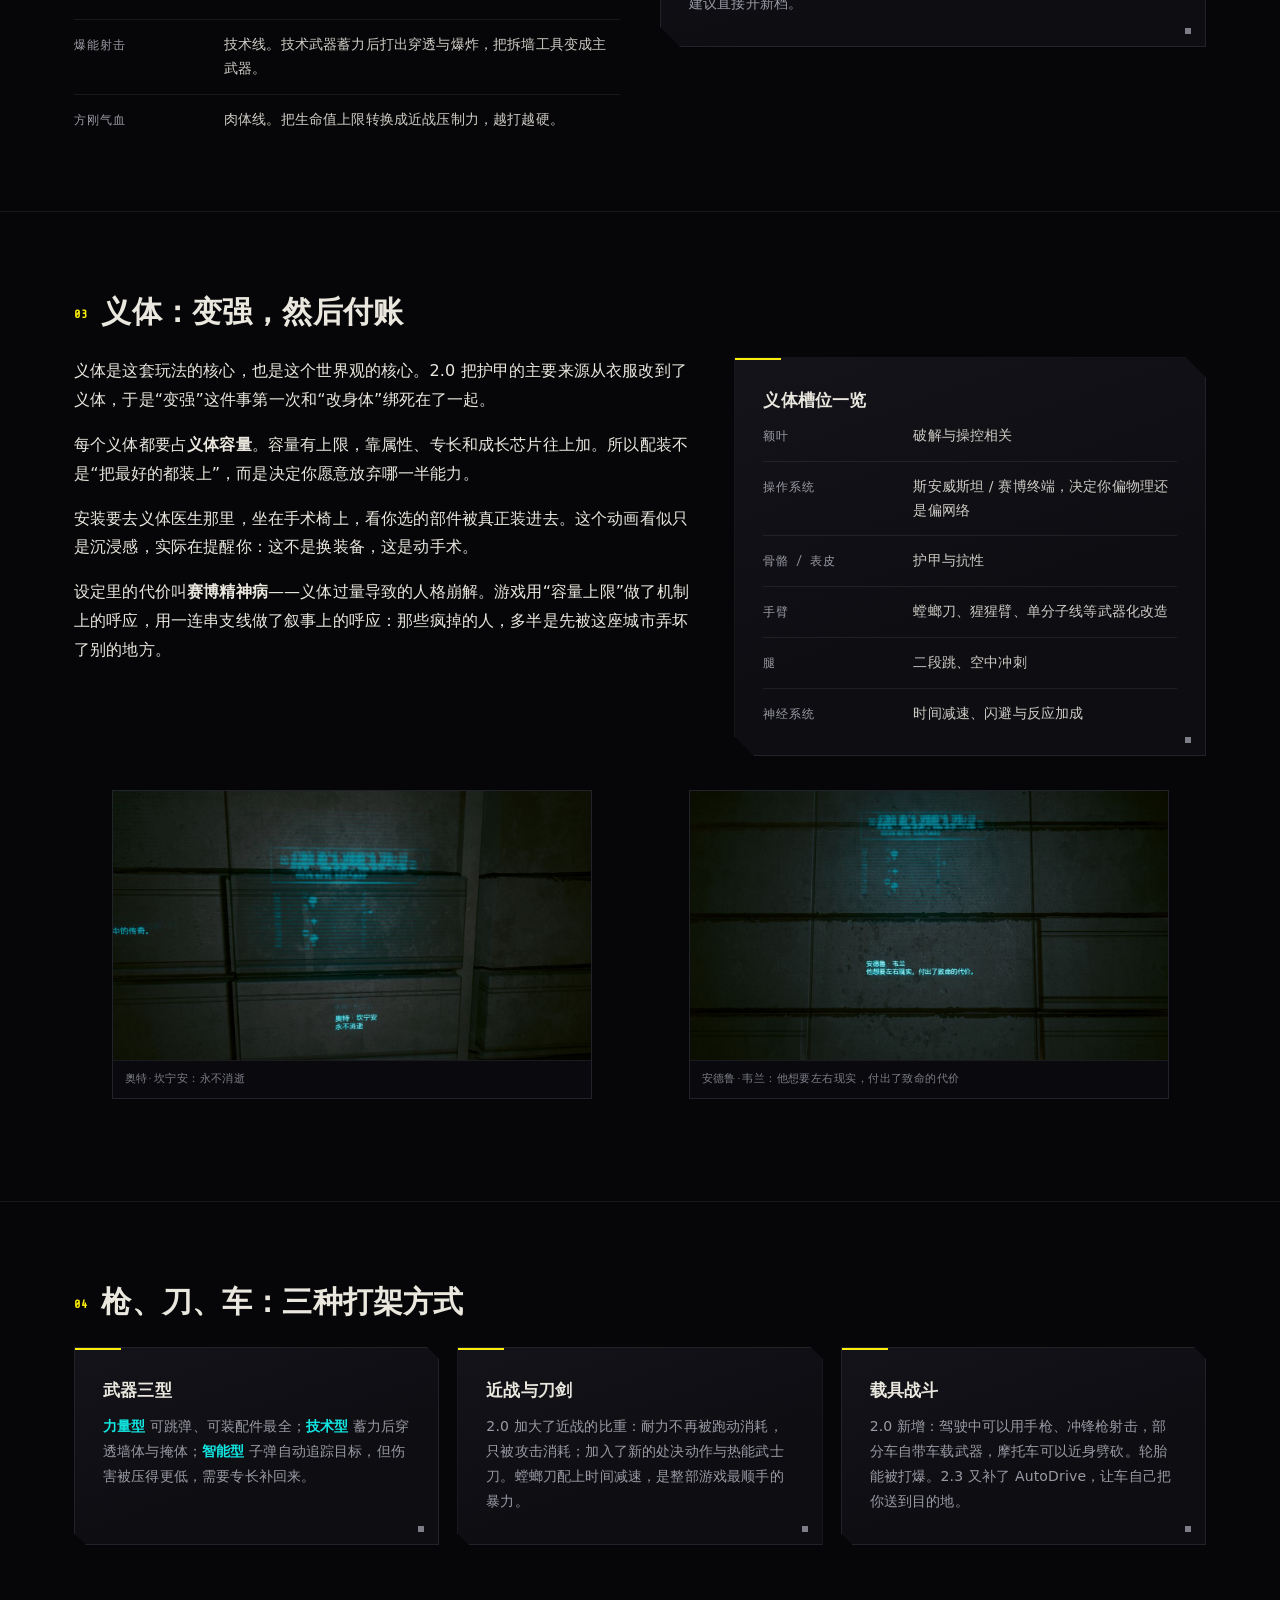
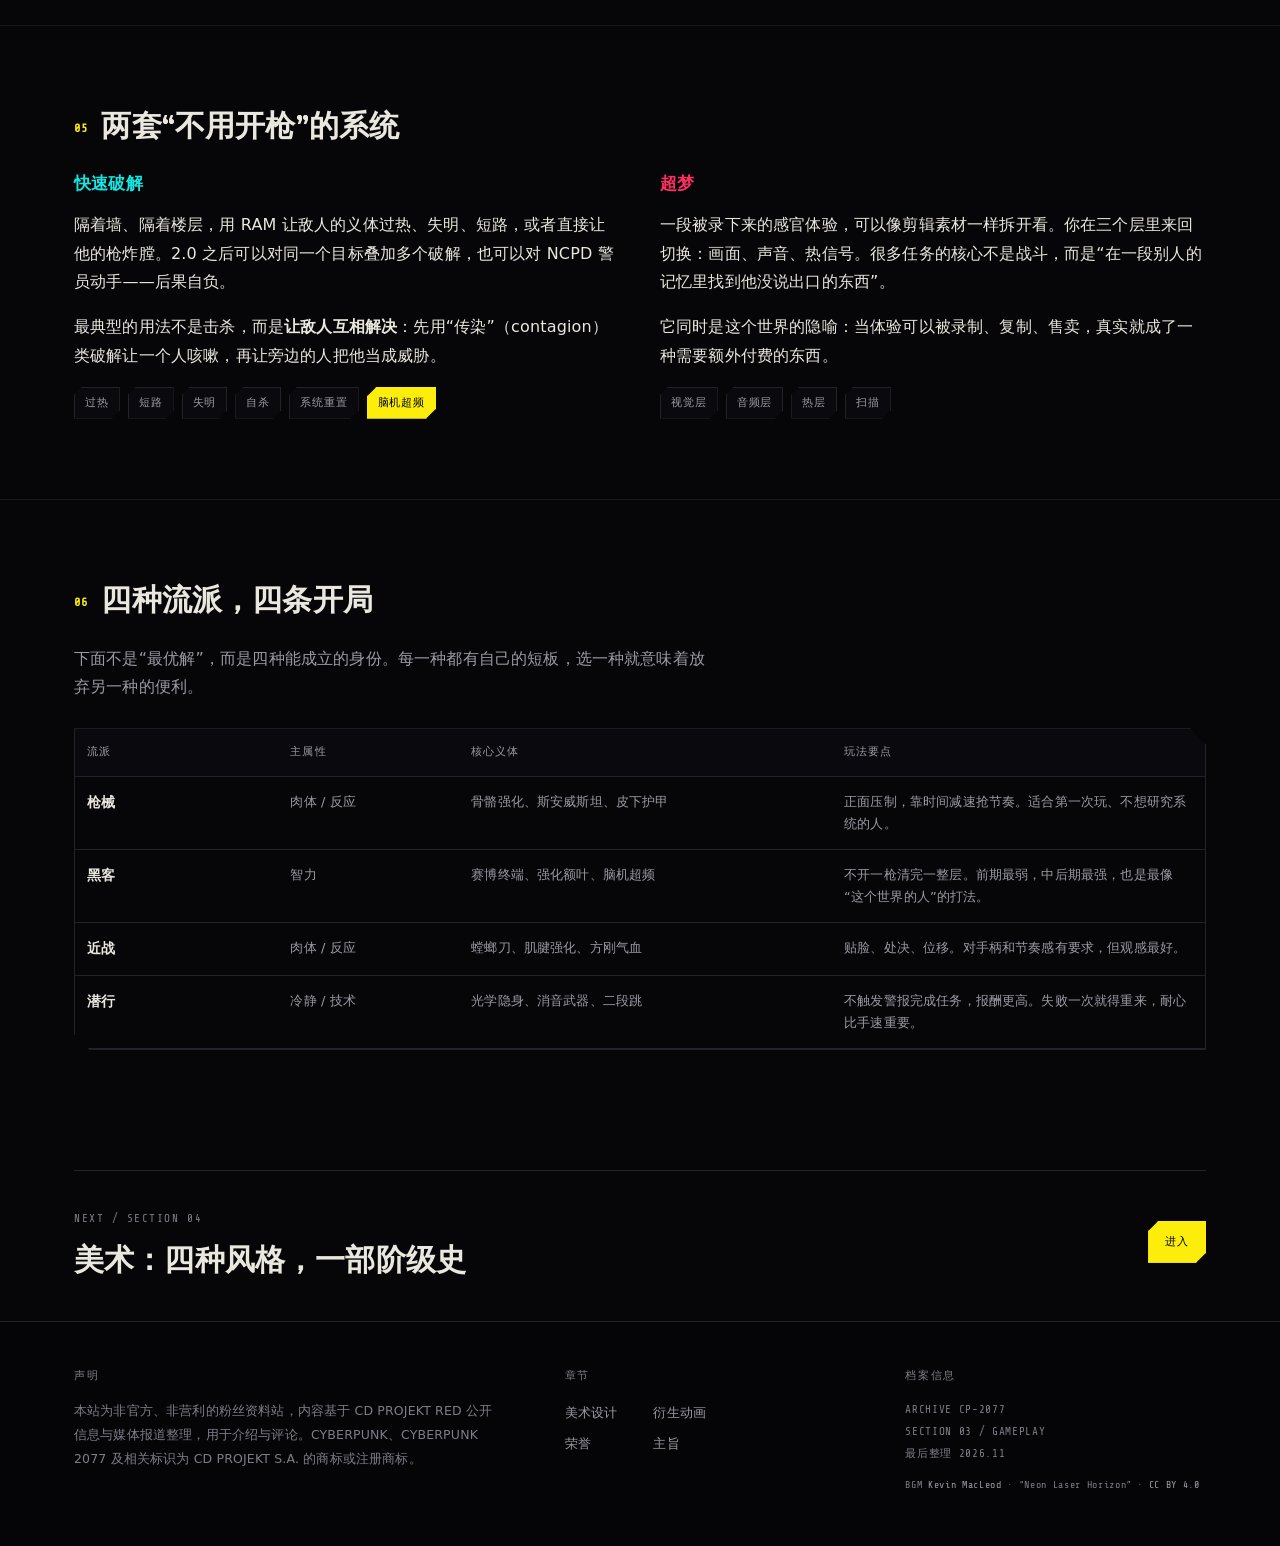
<file: gameplay.html>
<!DOCTYPE html>
<html lang="zh-CN">
<head>
<meta charset="utf-8">
<meta name="viewport" content="width=device-width, initial-scale=1">
<title>玩法 · 把身体当成一台可以改装的机器 | 赛博朋克 2077 档案</title>
<meta name="description" content="《赛博朋克 2077》玩法拆解：五大属性与技能、2.0 重做的专长树、义体容量与代价、武器三型、快速破解与超梦，以及四种流派配点思路。">
<meta name="theme-color" content="#060608">
<link rel="icon" type="image/svg+xml" href="data:image/svg+xml,%3Csvg%20xmlns%3D%22http%3A%2F%2Fwww.w3.org%2F2000%2Fsvg%22%20viewBox%3D%220%200%2032%2032%22%3E%3Crect%20width%3D%2232%22%20height%3D%2232%22%20fill%3D%22%23060608%22%2F%3E%3Cpath%20d%3D%22M3%2025V11l6-4%206%204v14%22%20fill%3D%22none%22%20stroke%3D%22%2312E7E2%22%20stroke-width%3D%221.6%22%2F%3E%3Cpath%20d%3D%22M17%2025V9h9v6h-9%22%20fill%3D%22none%22%20stroke%3D%22%2312E7E2%22%20stroke-width%3D%221.6%22%2F%3E%3Cpath%20d%3D%22M17%2015h9v10h-9%22%20fill%3D%22none%22%20stroke%3D%22%2312E7E2%22%20stroke-width%3D%221.6%22%2F%3E%3Crect%20x%3D%223%22%20y%3D%2225%22%20width%3D%2223%22%20height%3D%222%22%20fill%3D%22%2312E7E2%22%2F%3E%3Crect%20x%3D%2225%22%20y%3D%223%22%20width%3D%224%22%20height%3D%224%22%20fill%3D%22%23FF2E63%22%2F%3E%3C%2Fsvg%3E">
<link rel="preload" href="assets/fonts/chakra-petch-700.woff2" as="font" type="font/woff2" crossorigin>
<link rel="stylesheet" href="assets/style.css">
</head>
<body>

<a class="skip-link" href="#main">跳到正文</a>

<header class="topbar">
  <div class="topbar-in">
    <a class="brand" href="index.html" aria-label="返回首页">
      <svg viewBox="0 0 32 32" aria-hidden="true">
        <path d="M3 25V11l6-4 6 4v14" fill="none" stroke="#12E7E2" stroke-width="1.6"/>
        <path d="M17 25V9h9v6h-9M17 15h9v10h-9" fill="none" stroke="#12E7E2" stroke-width="1.6"/>
        <rect x="3" y="25" width="23" height="2" fill="#12E7E2"/>
        <rect x="25" y="3" width="4" height="4" fill="#FF2E63"/>
      </svg>
      <span class="brand-txt"><b>NET ARCHIVE</b>夜之城 档案</span>
    </a>
    <nav class="nav">
      <a href="index.html">首页</a>
      <a href="world.html">世界观</a>
      <a href="story.html">剧情</a>
      <a href="gameplay.html" aria-current="page">玩法</a>
      <a href="art.html">美术</a>
      <a href="anime.html">动画</a>
      <a href="awards.html">荣誉</a>
      <a href="themes.html">主旨</a>
    </nav>
    <div class="topbar-meta"><i class="dot-live"></i>NIGHT CITY <span id="sys-clock">--:--</span></div>
  </div>
</header>

<main id="main">
  <div class="wrap">
    <div class="page-head">
      <div class="eyebrow"><span class="sq"></span>SECTION 03 <span class="idx">/ GAMEPLAY</span></div>
      <h1>你的身体，<span class="hl">是一份可以反复改写的配置单</span></h1>
      <p class="lede">第一人称、开放世界、动作角色扮演——三个词都很普通，但组合起来的方向很明确：它不要求你上手很快，而是要求你想清楚自己要变成什么。2023 年的 2.0 更新几乎把这套系统重做了一遍。</p>
      <div class="meta-row">
        <span>第一人称 ARPG</span>
        <span>属性 · 专长 · 义体</span>
        <span>2.0 系统重做</span>
      </div>
    </div>
  </div>

  <!-- ===== 属性 ===== -->
  <section class="section">
    <div class="wrap">
      <h2><span class="no">01</span>五条属性，五种活法</h2>
      <p class="body-col muted" style="margin-bottom:26px">属性决定你能装上什么义体、能通过什么对话选项、能用什么武器。它不是单纯的力量值，而是一份<b>你打算怎么解决麻烦</b>的声明。</p>

      <div class="tbl-wrap">
        <table class="tbl">
          <colgroup>
            <col style="width:18%"><col style="width:42%"><col style="width:40%">
          </colgroup>
          <thead>
            <tr><th>属性</th><th>直接影响</th><th>你会在哪些场景需要它</th></tr>
          </thead>
          <tbody>
            <tr>
              <td><b>肉体</b><br><span class="sm">Body</span></td>
              <td class="sm">生命值、耐力、近战伤害、负重与开门方式</td>
              <td class="sm">徒手与钝器、破门、抓取敌人当盾牌；对话里那些“直接动手”的选项。</td>
            </tr>
            <tr>
              <td><b>反应</b><br><span class="sm">Reflexes</span></td>
              <td class="sm">暴击率、闪避、突进与空中机动</td>
              <td class="sm">刀剑与手枪、跑酷式位移、时间减速类义体（斯安威斯坦）。</td>
            </tr>
            <tr>
              <td><b>技术能力</b><br><span class="sm">Technical Ability</span></td>
              <td class="sm">护甲、技术武器、拆解与制作</td>
              <td class="sm">穿墙射击、开门与拆弹、升级武器到高阶；也是很多支线的“工程师解法”。</td>
            </tr>
            <tr>
              <td><b>智力</b><br><span class="sm">Intelligence</span></td>
              <td class="sm">快速破解伤害、RAM 容量、上传速度</td>
              <td class="sm">纯黑客流；隔着一堵墙让整层楼的敌人互相开火。</td>
            </tr>
            <tr>
              <td><b>冷静</b><br><span class="sm">Cool</span></td>
              <td class="sm">潜行、暴击、商店价格与部分对话</td>
              <td class="sm">消音武器、光学隐身、绕后击杀；也是遇到麻烦时最省事的一类选项。</td>
            </tr>
          </tbody>
        </table>
      </div>

      <p class="small muted" style="margin-top:18px">2.0 之后技能被合并为五项：猎头、黑客、忍者、独狼、工程。它们不再受属性等级限制，每五级解锁一档被动，最高 60 级。</p>
    </div>
  </section>

  <!-- ===== 专长 ===== -->
  <section class="section">
    <div class="wrap">
      <h2><span class="no">02</span>专长树：2.0 之后更少，但更狠</h2>
      <div class="split">
        <div class="body-col">
          <p>1.6 时代的专长树问题很直接：点数多、节点碎、大部分是几个百分点的加成，加完之后你感觉不到自己变强了。2.0 把整棵树砍短，让每个节点都指向一种具体行为。</p>
          <p>更关键的是“属性门槛解锁特殊能力”的设计：把某条属性堆到足够高，会解锁一个改变打法形态的技能，而不只是数值提升。</p>
          <ul class="spec">
            <li><span class="k">脑机超频</span><span class="v">智力线。RAM 见底时用生命值继续上传破解——黑客流从此有了“透支”的选项。</span></li>
            <li><span class="k">爆能射击</span><span class="v">技术线。技术武器蓄力后打出穿透与爆炸，把拆墙工具变成主武器。</span></li>
            <li><span class="k">方刚气血</span><span class="v">肉体线。把生命值上限转换成近战压制力，越打越硬。</span></li>
          </ul>
        </div>
        <div class="panel cut">
          <h3>为什么这次重做值得单独说</h3>
          <p class="small muted">因为它改变了游戏对自己的定义。旧版本里你是在“堆数值”，新版本里你是在“选一种身份”：是靠义体硬扛的莽夫，还是靠代码让别人自相黑手的幽灵。这两者不再只是伤害数字的差别。</p>
          <div class="hr" style="margin:20px 0"></div>
          <p class="small muted">代价是：2.0 之前的存档会返还全部专长点，且提供一次属性重置——官方也建议直接开新档。</p>
        </div>
      </div>
    </div>
  </section>

  <!-- ===== 义体 ===== -->
  <section class="section">
    <div class="wrap">
      <h2><span class="no">03</span>义体：变强，然后付账</h2>
      <div class="split-wide">
        <div class="body-col">
          <p>义体是这套玩法的核心，也是这个世界观的核心。2.0 把护甲的主要来源从衣服改到了义体，于是“变强”这件事第一次和“改身体”绑死在了一起。</p>
          <p>每个义体都要占<b>义体容量</b>。容量有上限，靠属性、专长和成长芯片往上加。所以配装不是“把最好的都装上”，而是决定你愿意放弃哪一半能力。</p>
          <p>安装要去义体医生那里，坐在手术椅上，看你选的部件被真正装进去。这个动画看似只是沉浸感，实际在提醒你：这不是换装备，这是动手术。</p>
          <p>设定里的代价叫<b>赛博精神病</b>——义体过量导致的人格崩解。游戏用“容量上限”做了机制上的呼应，用一连串支线做了叙事上的呼应：那些疯掉的人，多半是先被这座城市弄坏了别的地方。</p>
        </div>
        <div class="panel cut">
          <h3>义体槽位一览</h3>
          <ul class="spec" style="padding:0">
            <li><span class="k">额叶</span><span class="v">破解与操控相关</span></li>
            <li><span class="k">操作系统</span><span class="v">斯安威斯坦 / 赛博终端，决定你偏物理还是偏网络</span></li>
            <li><span class="k">骨骼 / 表皮</span><span class="v">护甲与抗性</span></li>
            <li><span class="k">手臂</span><span class="v">螳螂刀、猩猩臂、单分子线等武器化改造</span></li>
            <li><span class="k">腿</span><span class="v">二段跳、空中冲刺</span></li>
            <li><span class="k">神经系统</span><span class="v">时间减速、闪避与反应加成</span></li>
          </ul>
        </div>
      </div>
      <div class="g2" style="margin-top:34px">
        <figure class="art-img small">
          <img loading="lazy" decoding="async" src="assets/img/memorial-alt.jpg" alt="奥特·坎宁安的青色全息投影">
          <figcaption>奥特·坎宁安：永不消逝</figcaption>
        </figure>
        <figure class="art-img small">
          <img loading="lazy" decoding="async" src="assets/img/memorial-andrew.jpg" alt="安德鲁·韦兰的青色全息投影">
          <figcaption>安德鲁·韦兰：他想要左右现实，付出了致命的代价</figcaption>
        </figure>
      </div>
    </div>
  </section>

  <!-- ===== 战斗 ===== -->
  <section class="section">
    <div class="wrap">
      <h2><span class="no">04</span>枪、刀、车：三种打架方式</h2>
      <div class="g3">
        <div class="panel cut-sm">
          <h3>武器三型</h3>
          <p class="small muted"><b style="color:var(--cyan)">力量型</b> 可跳弹、可装配件最全；<b style="color:var(--cyan)">技术型</b> 蓄力后穿透墙体与掩体；<b style="color:var(--cyan)">智能型</b> 子弹自动追踪目标，但伤害被压得更低，需要专长补回来。</p>
        </div>
        <div class="panel cut-sm">
          <h3>近战与刀剑</h3>
          <p class="small muted">2.0 加大了近战的比重：耐力不再被跑动消耗，只被攻击消耗；加入了新的处决动作与热能武士刀。螳螂刀配上时间减速，是整部游戏最顺手的暴力。</p>
        </div>
        <div class="panel cut-sm">
          <h3>载具战斗</h3>
          <p class="small muted">2.0 新增：驾驶中可以用手枪、冲锋枪射击，部分车自带车载武器，摩托车可以近身劈砍。轮胎能被打爆。2.3 又补了 AutoDrive，让车自己把你送到目的地。</p>
        </div>
      </div>
    </div>
  </section>

  <!-- ===== 黑客 / 超梦 ===== -->
  <section class="section">
    <div class="wrap">
      <h2><span class="no">05</span>两套“不用开枪”的系统</h2>
      <div class="split">
        <div>
          <h3 style="color:var(--cyan);margin-bottom:14px">快速破解</h3>
          <div class="body-col">
            <p>隔着墙、隔着楼层，用 RAM 让敌人的义体过热、失明、短路，或者直接让他的枪炸膛。2.0 之后可以对同一个目标叠加多个破解，也可以对 NCPD 警员动手——后果自负。</p>
            <p>最典型的用法不是击杀，而是<b>让敌人互相解决</b>：先用“传染”（contagion）类破解让一个人咳嗽，再让旁边的人把他当成威胁。</p>
          </div>
          <div class="tags" style="margin-top:16px">
            <span class="tag">过热</span><span class="tag">短路</span><span class="tag">失明</span><span class="tag">自杀</span><span class="tag">系统重置</span><span class="tag on">脑机超频</span>
          </div>
        </div>
        <div>
          <h3 style="color:var(--red);margin-bottom:14px">超梦</h3>
          <div class="body-col">
            <p>一段被录下来的感官体验，可以像剪辑素材一样拆开看。你在三个层里来回切换：画面、声音、热信号。很多任务的核心不是战斗，而是“在一段别人的记忆里找到他没说出口的东西”。</p>
            <p>它同时是这个世界的隐喻：当体验可以被录制、复制、售卖，真实就成了一种需要额外付费的东西。</p>
          </div>
          <div class="tags" style="margin-top:16px">
            <span class="tag">视觉层</span><span class="tag">音频层</span><span class="tag">热层</span><span class="tag">扫描</span>
          </div>
        </div>
      </div>
    </div>
  </section>

  <!-- ===== 配点 ===== -->
  <section class="section">
    <div class="wrap">
      <h2><span class="no">06</span>四种流派，四条开局</h2>
      <p class="body-col muted" style="margin-bottom:26px">下面不是“最优解”，而是四种能成立的身份。每一种都有自己的短板，选一种就意味着放弃另一种的便利。</p>

      <div class="tbl-wrap">
        <table class="tbl">
          <colgroup>
            <col style="width:18%"><col style="width:16%"><col style="width:33%"><col style="width:33%">
          </colgroup>
          <thead>
            <tr><th>流派</th><th>主属性</th><th>核心义体</th><th>玩法要点</th></tr>
          </thead>
          <tbody>
            <tr>
              <td><b>枪械</b></td>
              <td class="sm">肉体 / 反应</td>
              <td class="sm">骨骼强化、斯安威斯坦、皮下护甲</td>
              <td class="sm">正面压制，靠时间减速抢节奏。适合第一次玩、不想研究系统的人。</td>
            </tr>
            <tr>
              <td><b>黑客</b></td>
              <td class="sm">智力</td>
              <td class="sm">赛博终端、强化额叶、脑机超频</td>
              <td class="sm">不开一枪清完一整层。前期最弱，中后期最强，也是最像“这个世界的人”的打法。</td>
            </tr>
            <tr>
              <td><b>近战</b></td>
              <td class="sm">肉体 / 反应</td>
              <td class="sm">螳螂刀、肌腱强化、方刚气血</td>
              <td class="sm">贴脸、处决、位移。对手柄和节奏感有要求，但观感最好。</td>
            </tr>
            <tr>
              <td><b>潜行</b></td>
              <td class="sm">冷静 / 技术</td>
              <td class="sm">光学隐身、消音武器、二段跳</td>
              <td class="sm">不触发警报完成任务，报酬更高。失败一次就得重来，耐心比手速重要。</td>
            </tr>
          </tbody>
        </table>
      </div>
    </div>
  </section>

  <section class="section-tight">
    <div class="wrap">
      <div class="next-nav">
        <div>
          <span class="nn-k">NEXT / SECTION 04</span>
          <span class="nn-t">美术：四种风格，一部阶级史</span>
        </div>
        <a href="art.html" class="tag on" style="padding:10px 16px">进入</a>
      </div>
    </div>
  </section>
</main>

<footer>
  <div class="foot-in">
    <div class="foot">
      <h5>声明</h5>
      <p>本站为非官方、非营利的粉丝资料站，内容基于 CD PROJEKT RED 公开信息与媒体报道整理，用于介绍与评论。CYBERPUNK、CYBERPUNK 2077 及相关标识为 CD PROJEKT S.A. 的商标或注册商标。</p>
    </div>
    <div class="foot">
      <h5>章节</h5>
      <div class="foot-links">
        <a href="art.html">美术设计</a>
        <a href="anime.html">衍生动画</a>
        <a href="awards.html">荣誉</a>
        <a href="themes.html">主旨</a>
      </div>
    </div>
    <div class="foot">
      <h5>档案信息</h5>
      <div class="foot-meta">
        ARCHIVE CP-2077<br>
        SECTION 03 / GAMEPLAY<br>
        最后整理 2026.11
      </div>
    </div>
  </div>
</footer>

<script src="assets/main.js"></script>
</body>
</html>
</file>
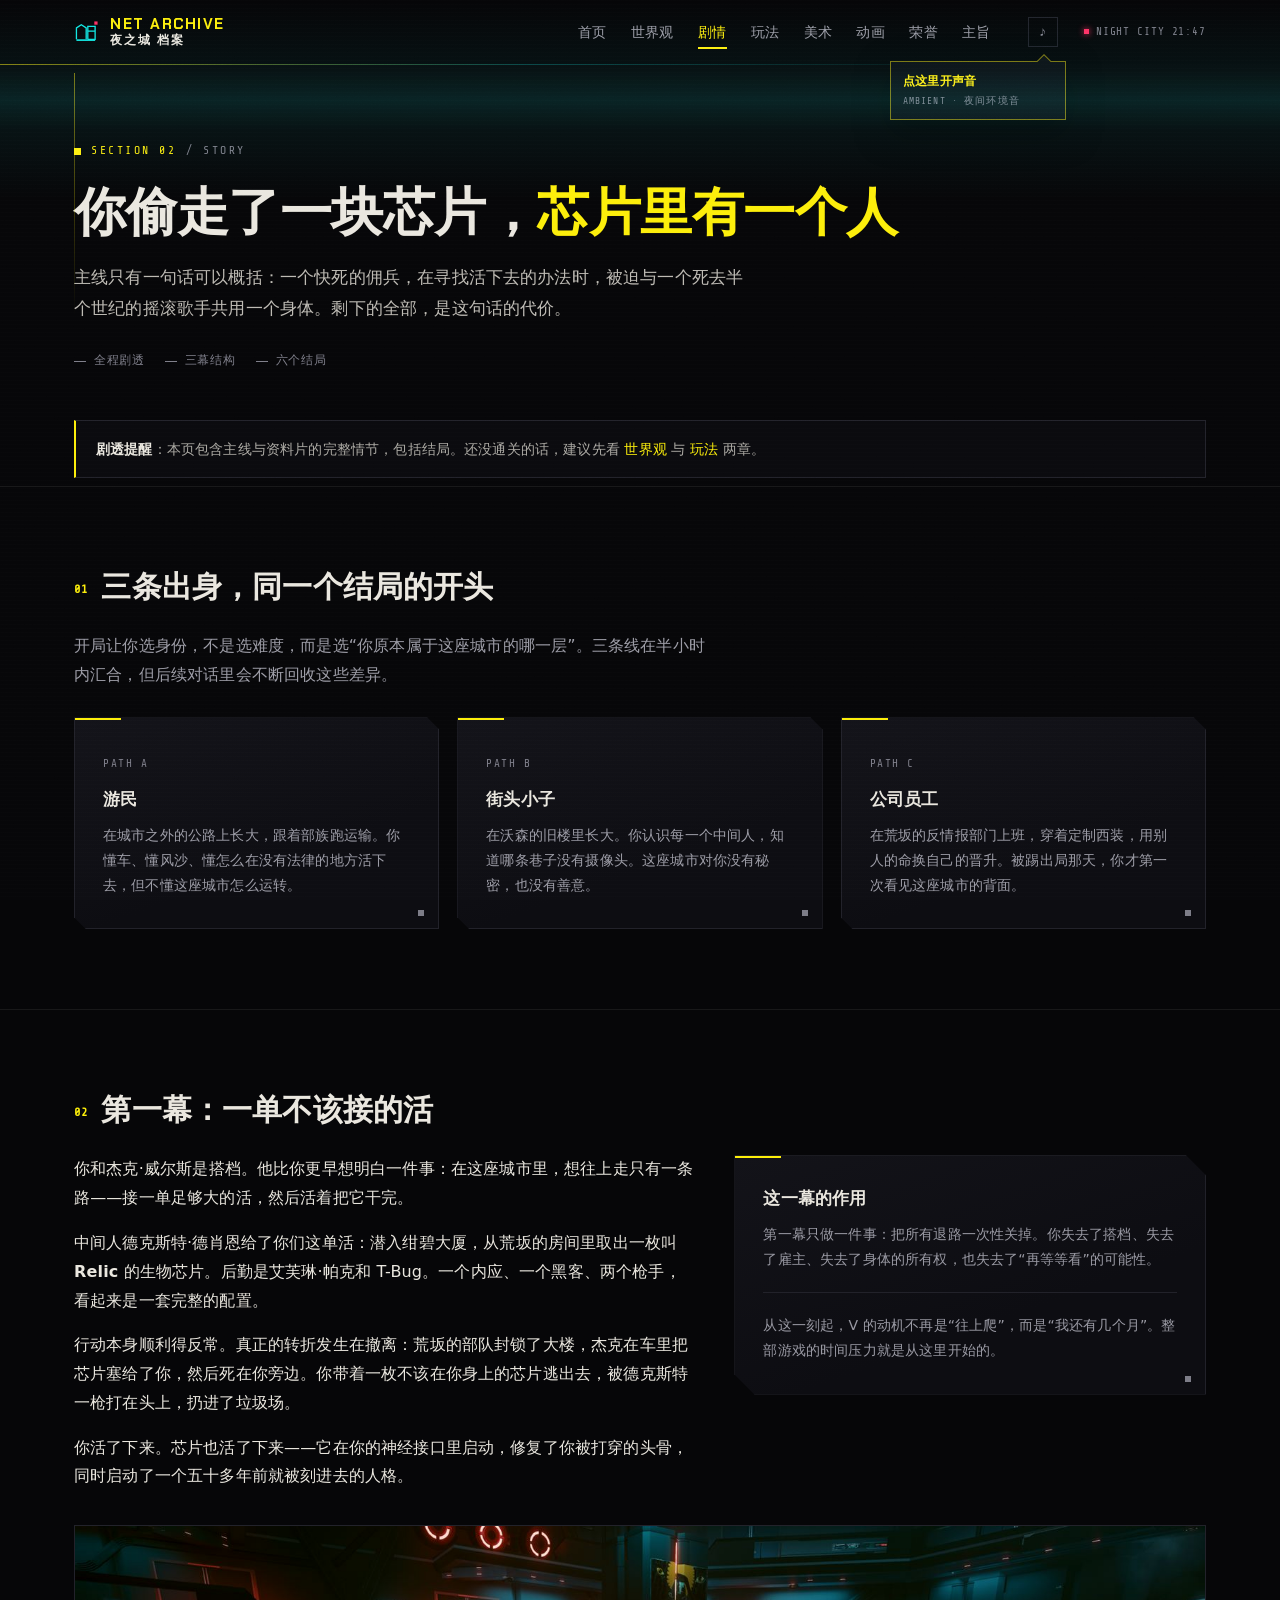
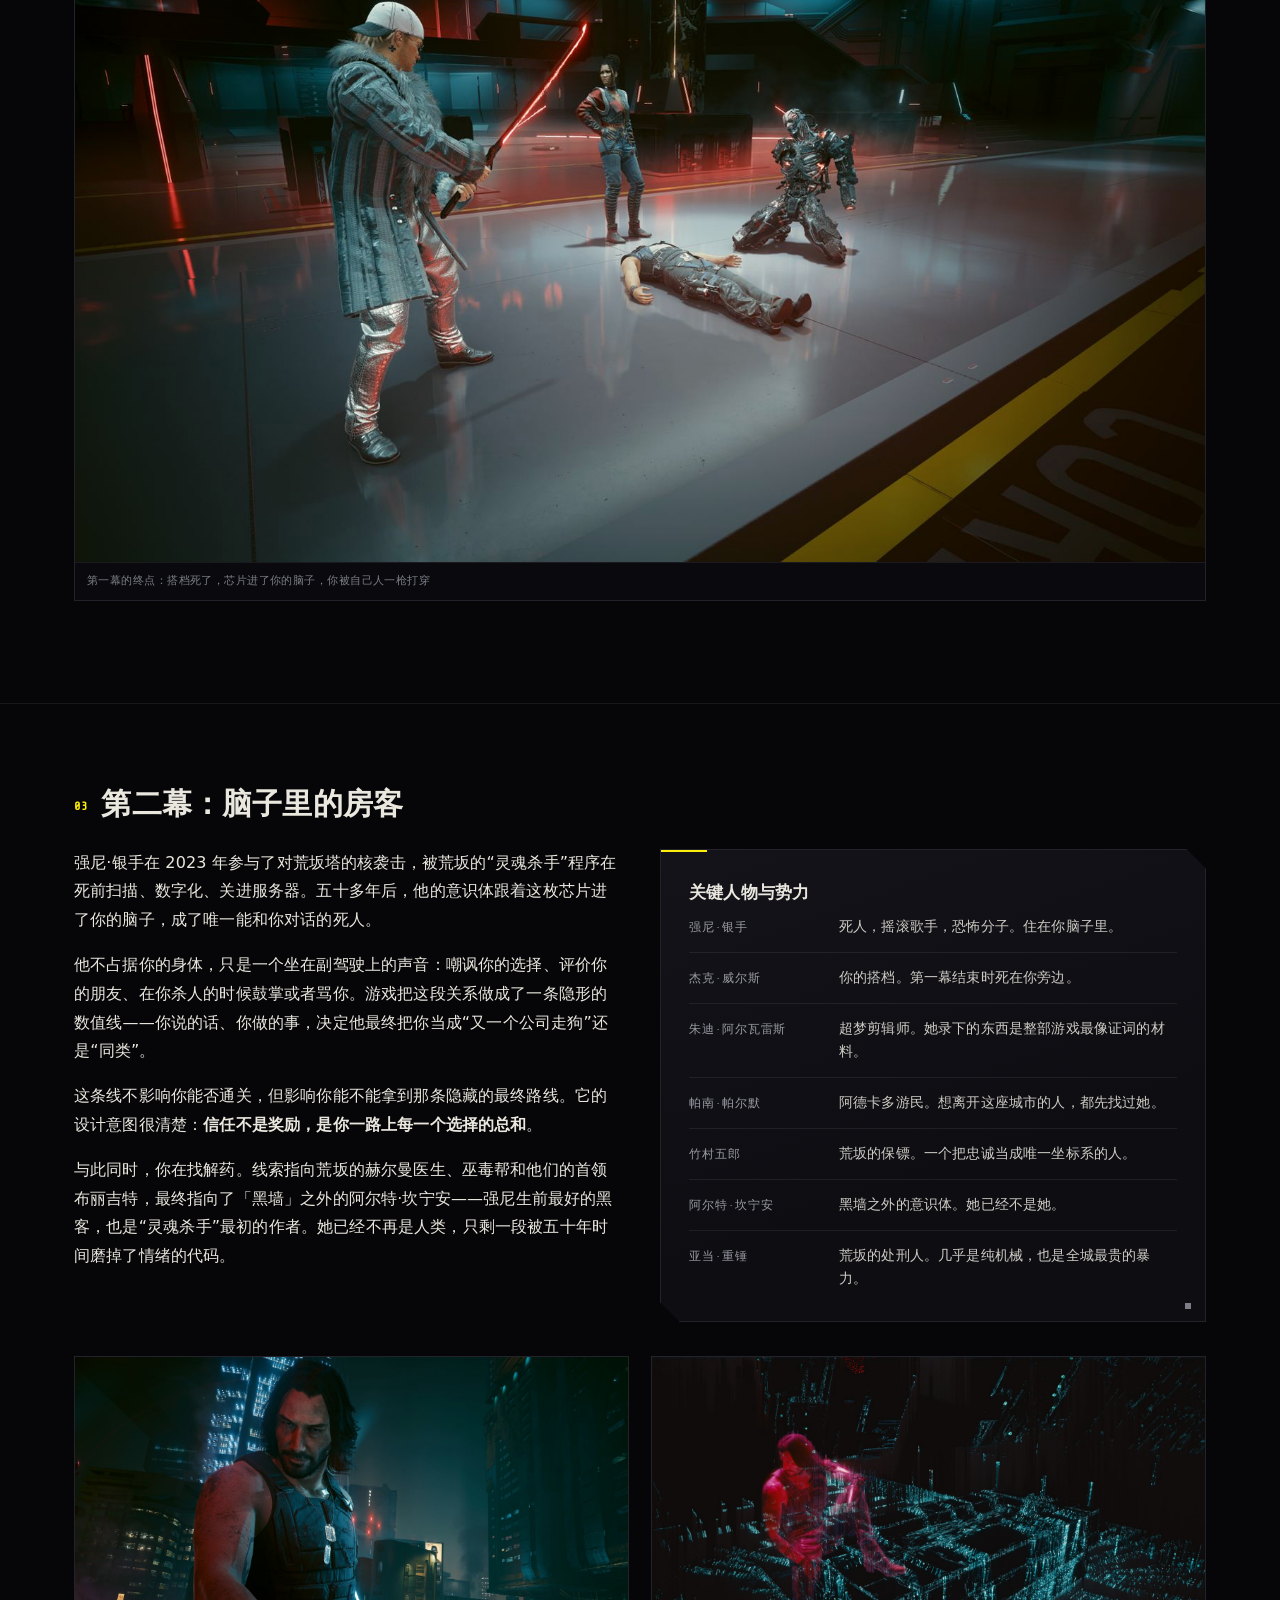
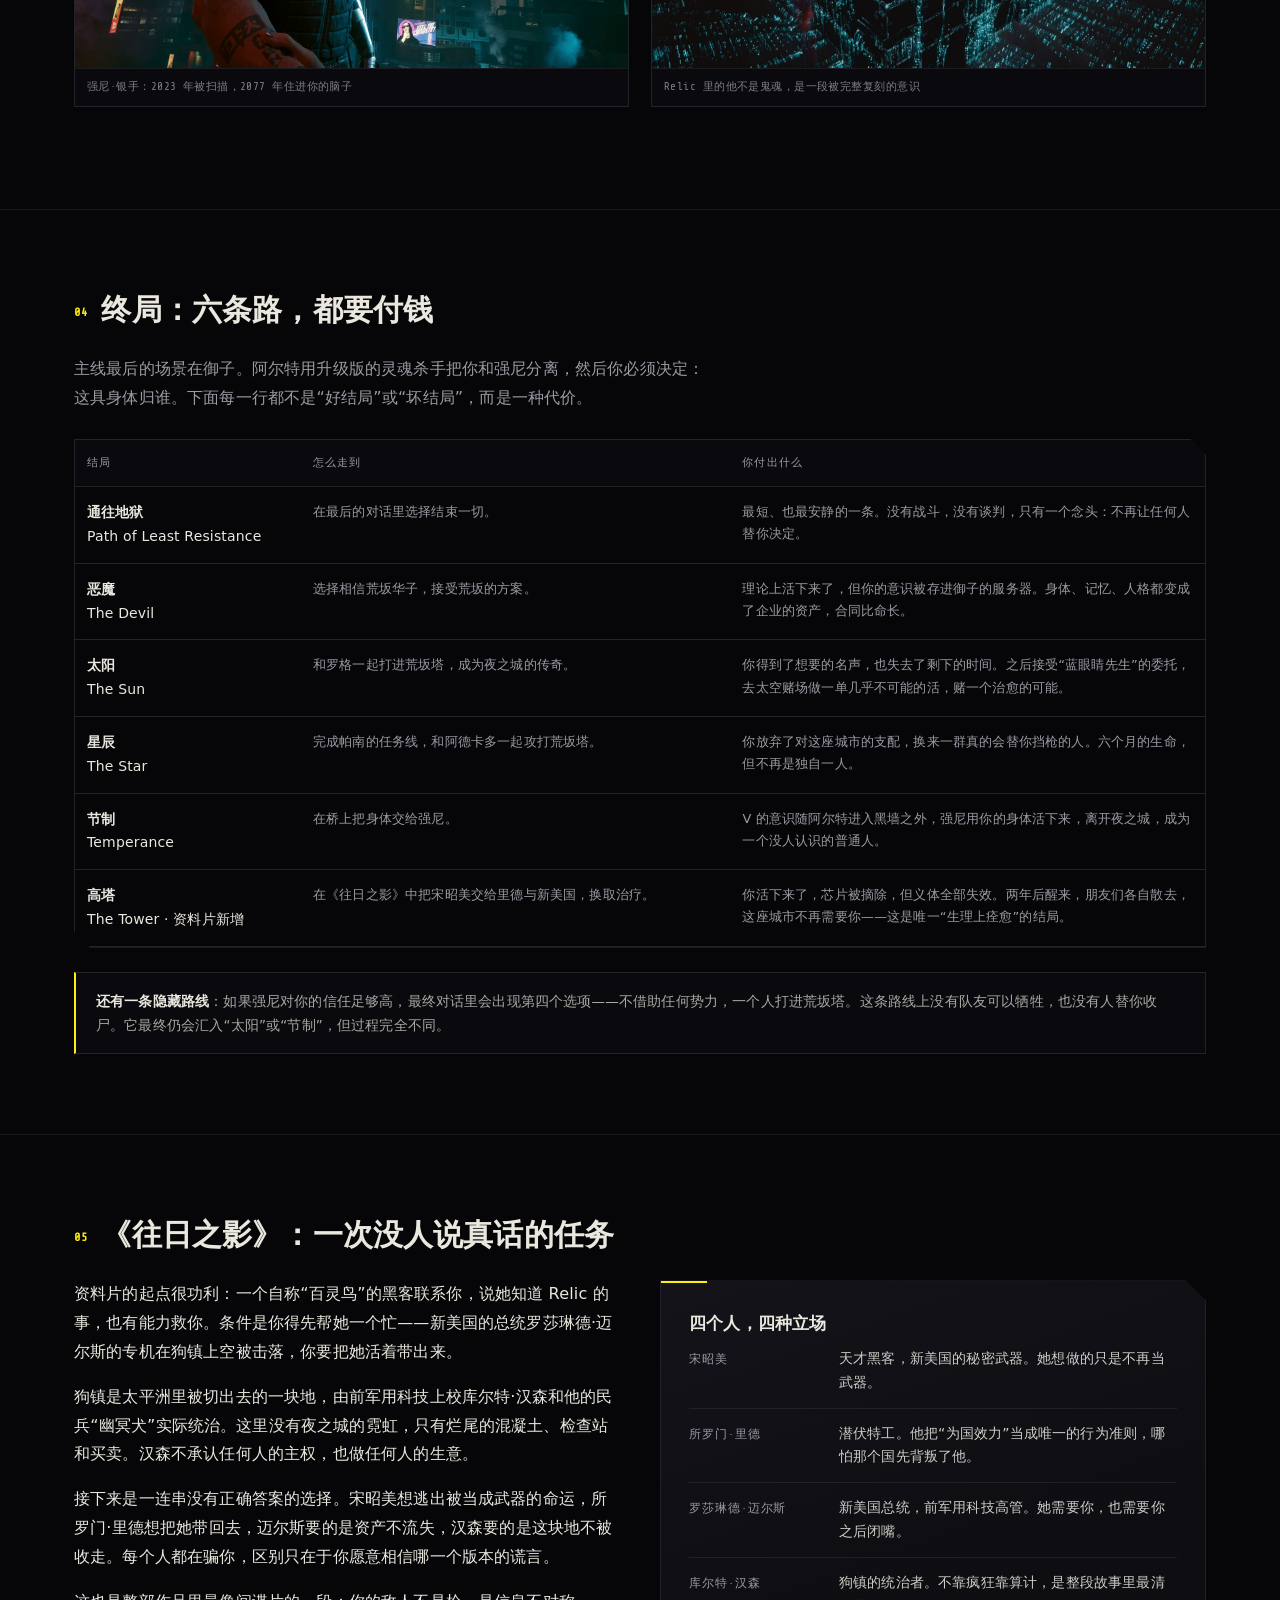
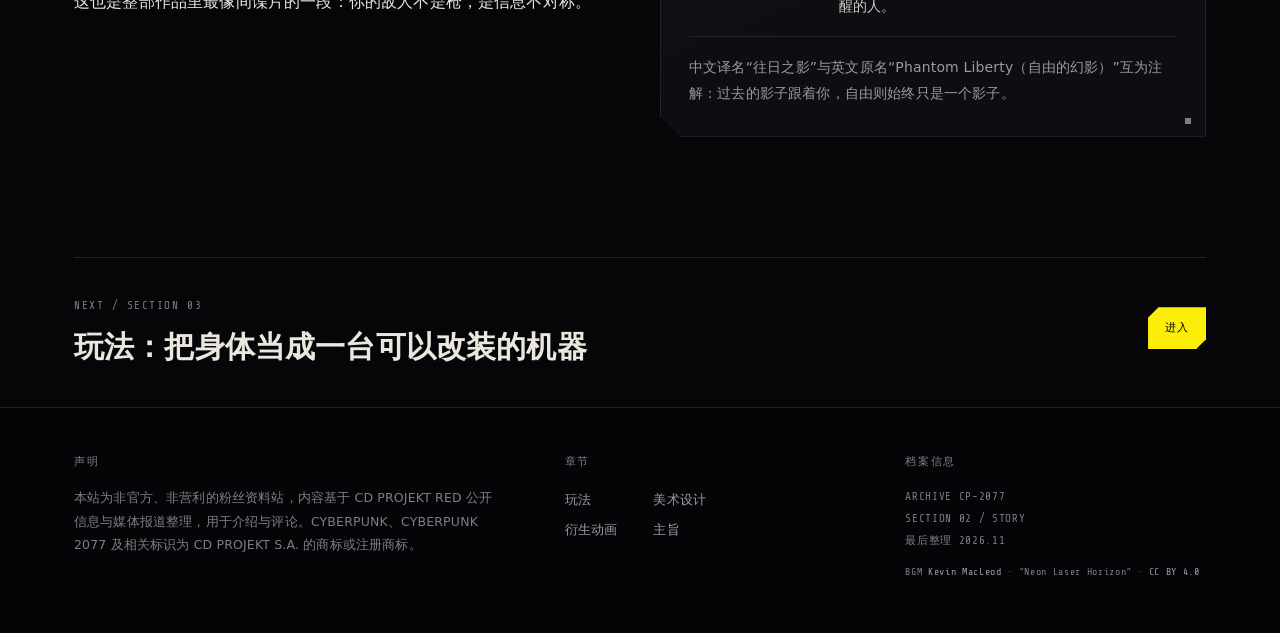
<file: story.html>
<!DOCTYPE html>
<html lang="zh-CN">
<head>
<meta charset="utf-8">
<meta name="viewport" content="width=device-width, initial-scale=1">
<title>剧情 · 一个住在你脑子里的死人 | 赛博朋克 2077 档案</title>
<meta name="description" content="《赛博朋克 2077》主线剧情梳理：三条出身、绀碧大厦的偷窃、强尼·银手的意识体、六条结局分支的代价，以及资料片《往日之影》的间谍故事。">
<meta name="theme-color" content="#060608">
<link rel="icon" type="image/svg+xml" href="data:image/svg+xml,%3Csvg%20xmlns%3D%22http%3A%2F%2Fwww.w3.org%2F2000%2Fsvg%22%20viewBox%3D%220%200%2032%2032%22%3E%3Crect%20width%3D%2232%22%20height%3D%2232%22%20fill%3D%22%23060608%22%2F%3E%3Cpath%20d%3D%22M3%2025V11l6-4%206%204v14%22%20fill%3D%22none%22%20stroke%3D%22%2312E7E2%22%20stroke-width%3D%221.6%22%2F%3E%3Cpath%20d%3D%22M17%2025V9h9v6h-9%22%20fill%3D%22none%22%20stroke%3D%22%2312E7E2%22%20stroke-width%3D%221.6%22%2F%3E%3Cpath%20d%3D%22M17%2015h9v10h-9%22%20fill%3D%22none%22%20stroke%3D%22%2312E7E2%22%20stroke-width%3D%221.6%22%2F%3E%3Crect%20x%3D%223%22%20y%3D%2225%22%20width%3D%2223%22%20height%3D%222%22%20fill%3D%22%2312E7E2%22%2F%3E%3Crect%20x%3D%2225%22%20y%3D%223%22%20width%3D%224%22%20height%3D%224%22%20fill%3D%22%23FF2E63%22%2F%3E%3C%2Fsvg%3E">
<link rel="preload" href="assets/fonts/chakra-petch-700.woff2" as="font" type="font/woff2" crossorigin>
<link rel="stylesheet" href="assets/style.css">
</head>
<body>

<a class="skip-link" href="#main">跳到正文</a>

<header class="topbar">
  <div class="topbar-in">
    <a class="brand" href="index.html" aria-label="返回首页">
      <svg viewBox="0 0 32 32" aria-hidden="true">
        <path d="M3 25V11l6-4 6 4v14" fill="none" stroke="#12E7E2" stroke-width="1.6"/>
        <path d="M17 25V9h9v6h-9M17 15h9v10h-9" fill="none" stroke="#12E7E2" stroke-width="1.6"/>
        <rect x="3" y="25" width="23" height="2" fill="#12E7E2"/>
        <rect x="25" y="3" width="4" height="4" fill="#FF2E63"/>
      </svg>
      <span class="brand-txt"><b>NET ARCHIVE</b>夜之城 档案</span>
    </a>
    <nav class="nav">
      <a href="index.html">首页</a>
      <a href="world.html">世界观</a>
      <a href="story.html" aria-current="page">剧情</a>
      <a href="gameplay.html">玩法</a>
      <a href="art.html">美术</a>
      <a href="anime.html">动画</a>
      <a href="awards.html">荣誉</a>
      <a href="themes.html">主旨</a>
    </nav>
    <div class="topbar-meta"><i class="dot-live"></i>NIGHT CITY <span id="sys-clock">--:--</span></div>
  </div>
</header>

<main id="main">
  <div class="wrap">
    <div class="page-head">
      <div class="eyebrow"><span class="sq"></span>SECTION 02 <span class="idx">/ STORY</span></div>
      <h1>你偷走了一块芯片，<span class="hl">芯片里有一个人</span></h1>
      <p class="lede">主线只有一句话可以概括：一个快死的佣兵，在寻找活下去的办法时，被迫与一个死去半个世纪的摇滚歌手共用一个身体。剩下的全部，是这句话的代价。</p>
      <div class="meta-row">
        <span>全程剧透</span>
        <span>三幕结构</span>
        <span>六个结局</span>
      </div>
    </div>

    <div class="note" style="margin-bottom:8px">
      <b>剧透提醒</b>：本页包含主线与资料片的完整情节，包括结局。还没通关的话，建议先看 <a href="world.html">世界观</a> 与 <a href="gameplay.html">玩法</a> 两章。
    </div>
  </div>

  <!-- ===== 出身 ===== -->
  <section class="section">
    <div class="wrap">
      <h2><span class="no">01</span>三条出身，同一个结局的开头</h2>
      <p class="body-col muted" style="margin-bottom:28px">开局让你选身份，不是选难度，而是选“你原本属于这座城市的哪一层”。三条线在半小时内汇合，但后续对话里会不断回收这些差异。</p>
      <div class="g3">
        <div class="panel cut-sm">
          <span class="c-no" style="font-family:var(--mono);font-size:11px;color:var(--dim);letter-spacing:.14em">PATH A</span>
          <h3 style="margin-top:10px">游民</h3>
          <p class="small muted">在城市之外的公路上长大，跟着部族跑运输。你懂车、懂风沙、懂怎么在没有法律的地方活下去，但不懂这座城市怎么运转。</p>
        </div>
        <div class="panel cut-sm">
          <span class="c-no" style="font-family:var(--mono);font-size:11px;color:var(--dim);letter-spacing:.14em">PATH B</span>
          <h3 style="margin-top:10px">街头小子</h3>
          <p class="small muted">在沃森的旧楼里长大。你认识每一个中间人，知道哪条巷子没有摄像头。这座城市对你没有秘密，也没有善意。</p>
        </div>
        <div class="panel cut-sm">
          <span class="c-no" style="font-family:var(--mono);font-size:11px;color:var(--dim);letter-spacing:.14em">PATH C</span>
          <h3 style="margin-top:10px">公司员工</h3>
          <p class="small muted">在荒坂的反情报部门上班，穿着定制西装，用别人的命换自己的晋升。被踢出局那天，你才第一次看见这座城市的背面。</p>
        </div>
      </div>
    </div>
  </section>

  <!-- ===== 第一幕 ===== -->
  <section class="section">
    <div class="wrap">
      <h2><span class="no">02</span>第一幕：一单不该接的活</h2>
      <div class="split-wide">
        <div class="body-col">
          <p>你和杰克·威尔斯是搭档。他比你更早想明白一件事：在这座城市里，想往上走只有一条路——接一单足够大的活，然后活着把它干完。</p>
          <p>中间人德克斯特·德肖恩给了你们这单活：潜入绀碧大厦，从荒坂的房间里取出一枚叫 <b>Relic</b> 的生物芯片。后勤是艾芙琳·帕克和 T-Bug。一个内应、一个黑客、两个枪手，看起来是一套完整的配置。</p>
          <p>行动本身顺利得反常。真正的转折发生在撤离：荒坂的部队封锁了大楼，杰克在车里把芯片塞给了你，然后死在你旁边。你带着一枚不该在你身上的芯片逃出去，被德克斯特一枪打在头上，扔进了垃圾场。</p>
          <p>你活了下来。芯片也活了下来——它在你的神经接口里启动，修复了你被打穿的头骨，同时启动了一个五十多年前就被刻进去的人格。</p>
        </div>
        <div class="panel cut">
          <h3>这一幕的作用</h3>
          <p class="small muted">第一幕只做一件事：把所有退路一次性关掉。你失去了搭档、失去了雇主、失去了身体的所有权，也失去了“再等等看”的可能性。</p>
          <div class="hr" style="margin:20px 0"></div>
          <p class="small muted">从这一刻起，V 的动机不再是“往上爬”，而是“我还有几个月”。整部游戏的时间压力就是从这里开始的。</p>
        </div>
      </div>
      <figure class="art-img" style="margin-top:34px">
        <img loading="lazy" decoding="async" src="assets/img/story-heist-aftermath.jpg" alt="绀碧大厦任务结束后：杰克倒在地上，亚当·重锤跪姿，V 持刀站立">
        <figcaption>第一幕的终点：搭档死了，芯片进了你的脑子，你被自己人一枪打穿</figcaption>
      </figure>
    </div>
  </section>

  <!-- ===== 第二幕 ===== -->
  <section class="section">
    <div class="wrap">
      <h2><span class="no">03</span>第二幕：脑子里的房客</h2>
      <div class="split">
        <div class="body-col">
          <p>强尼·银手在 2023 年参与了对荒坂塔的核袭击，被荒坂的“灵魂杀手”程序在死前扫描、数字化、关进服务器。五十多年后，他的意识体跟着这枚芯片进了你的脑子，成了唯一能和你对话的死人。</p>
          <p>他不占据你的身体，只是一个坐在副驾驶上的声音：嘲讽你的选择、评价你的朋友、在你杀人的时候鼓掌或者骂你。游戏把这段关系做成了一条隐形的数值线——你说的话、你做的事，决定他最终把你当成“又一个公司走狗”还是“同类”。</p>
          <p>这条线不影响你能否通关，但影响你能不能拿到那条隐藏的最终路线。它的设计意图很清楚：<b>信任不是奖励，是你一路上每一个选择的总和</b>。</p>
          <p>与此同时，你在找解药。线索指向荒坂的赫尔曼医生、巫毒帮和他们的首领布丽吉特，最终指向了「黑墙」之外的阿尔特·坎宁安——强尼生前最好的黑客，也是“灵魂杀手”最初的作者。她已经不再是人类，只剩一段被五十年时间磨掉了情绪的代码。</p>
        </div>
        <div class="panel cut">
          <h3>关键人物与势力</h3>
          <ul class="spec" style="padding:0">
            <li><span class="k">强尼·银手</span><span class="v">死人，摇滚歌手，恐怖分子。住在你脑子里。</span></li>
            <li><span class="k">杰克·威尔斯</span><span class="v">你的搭档。第一幕结束时死在你旁边。</span></li>
            <li><span class="k">朱迪·阿尔瓦雷斯</span><span class="v">超梦剪辑师。她录下的东西是整部游戏最像证词的材料。</span></li>
            <li><span class="k">帕南·帕尔默</span><span class="v">阿德卡多游民。想离开这座城市的人，都先找过她。</span></li>
            <li><span class="k">竹村五郎</span><span class="v">荒坂的保镖。一个把忠诚当成唯一坐标系的人。</span></li>
            <li><span class="k">阿尔特·坎宁安</span><span class="v">黑墙之外的意识体。她已经不是她。</span></li>
            <li><span class="k">亚当·重锤</span><span class="v">荒坂的处刑人。几乎是纯机械，也是全城最贵的暴力。</span></li>
          </ul>
        </div>
      </div>
      <div class="g2" style="margin-top:34px">
        <figure class="art-img">
          <img loading="lazy" decoding="async" src="assets/img/story-johnny-portrait.jpg" alt="强尼·银手特写：黑色长发、战术背心、狗牌，站在夜之城霓虹下">
          <figcaption>强尼·银手：2023 年被扫描，2077 年住进你的脑子</figcaption>
        </figure>
        <figure class="art-img">
          <img loading="lazy" decoding="async" src="assets/img/story-johnny-relic.jpg" alt="红色全息投影的强尼坐在数字城市上空">
          <figcaption>Relic 里的他不是鬼魂，是一段被完整复刻的意识</figcaption>
        </figure>
      </div>
    </div>
  </section>

  <!-- ===== 结局 ===== -->
  <section class="section">
    <div class="wrap">
      <h2><span class="no">04</span>终局：六条路，都要付钱</h2>
      <p class="body-col muted" style="margin-bottom:26px">主线最后的场景在御子。阿尔特用升级版的灵魂杀手把你和强尼分离，然后你必须决定：这具身体归谁。下面每一行都不是“好结局”或“坏结局”，而是一种代价。</p>

      <div class="tbl-wrap">
        <table class="tbl">
          <colgroup>
            <col style="width:20%"><col style="width:38%"><col style="width:42%">
          </colgroup>
          <thead>
            <tr><th>结局</th><th>怎么走到</th><th>你付出什么</th></tr>
          </thead>
          <tbody>
            <tr>
              <td><b>通往地狱</b><br><span class="sm">Path of Least Resistance</span></td>
              <td class="sm">在最后的对话里选择结束一切。</td>
              <td class="sm">最短、也最安静的一条。没有战斗，没有谈判，只有一个念头：不再让任何人替你决定。</td>
            </tr>
            <tr>
              <td><b>恶魔</b><br><span class="sm">The Devil</span></td>
              <td class="sm">选择相信荒坂华子，接受荒坂的方案。</td>
              <td class="sm">理论上活下来了，但你的意识被存进御子的服务器。身体、记忆、人格都变成了企业的资产，合同比命长。</td>
            </tr>
            <tr>
              <td><b>太阳</b><br><span class="sm">The Sun</span></td>
              <td class="sm">和罗格一起打进荒坂塔，成为夜之城的传奇。</td>
              <td class="sm">你得到了想要的名声，也失去了剩下的时间。之后接受“蓝眼睛先生”的委托，去太空赌场做一单几乎不可能的活，赌一个治愈的可能。</td>
            </tr>
            <tr>
              <td><b>星辰</b><br><span class="sm">The Star</span></td>
              <td class="sm">完成帕南的任务线，和阿德卡多一起攻打荒坂塔。</td>
              <td class="sm">你放弃了对这座城市的支配，换来一群真的会替你挡枪的人。六个月的生命，但不再是独自一人。</td>
            </tr>
            <tr>
              <td><b>节制</b><br><span class="sm">Temperance</span></td>
              <td class="sm">在桥上把身体交给强尼。</td>
              <td class="sm">V 的意识随阿尔特进入黑墙之外，强尼用你的身体活下来，离开夜之城，成为一个没人认识的普通人。</td>
            </tr>
            <tr>
              <td><b>高塔</b><br><span class="sm">The Tower · 资料片新增</span></td>
              <td class="sm">在《往日之影》中把宋昭美交给里德与新美国，换取治疗。</td>
              <td class="sm">你活下来了，芯片被摘除，但义体全部失效。两年后醒来，朋友们各自散去，这座城市不再需要你——这是唯一“生理上痊愈”的结局。</td>
            </tr>
          </tbody>
        </table>
      </div>

      <div class="note" style="margin-top:24px">
        <b>还有一条隐藏路线</b>：如果强尼对你的信任足够高，最终对话里会出现第四个选项——不借助任何势力，一个人打进荒坂塔。这条路线上没有队友可以牺牲，也没有人替你收尸。它最终仍会汇入“太阳”或“节制”，但过程完全不同。
      </div>
    </div>
  </section>

  <!-- ===== DLC ===== -->
  <section class="section">
    <div class="wrap">
      <h2><span class="no">05</span>《往日之影》：一次没人说真话的任务</h2>
      <div class="split">
        <div class="body-col">
          <p>资料片的起点很功利：一个自称“百灵鸟”的黑客联系你，说她知道 Relic 的事，也有能力救你。条件是你得先帮她一个忙——新美国的总统罗莎琳德·迈尔斯的专机在狗镇上空被击落，你要把她活着带出来。</p>
          <p>狗镇是太平洲里被切出去的一块地，由前军用科技上校库尔特·汉森和他的民兵“幽冥犬”实际统治。这里没有夜之城的霓虹，只有烂尾的混凝土、检查站和买卖。汉森不承认任何人的主权，也做任何人的生意。</p>
          <p>接下来是一连串没有正确答案的选择。宋昭美想逃出被当成武器的命运，所罗门·里德想把她带回去，迈尔斯要的是资产不流失，汉森要的是这块地不被收走。每个人都在骗你，区别只在于你愿意相信哪一个版本的谎言。</p>
          <p>这也是整部作品里最像间谍片的一段：你的敌人不是枪，是信息不对称。</p>
        </div>
        <div class="panel cut">
          <h3>四个人，四种立场</h3>
          <ul class="spec" style="padding:0">
            <li><span class="k">宋昭美</span><span class="v">天才黑客，新美国的秘密武器。她想做的只是不再当武器。</span></li>
            <li><span class="k">所罗门·里德</span><span class="v">潜伏特工。他把“为国效力”当成唯一的行为准则，哪怕那个国先背叛了他。</span></li>
            <li><span class="k">罗莎琳德·迈尔斯</span><span class="v">新美国总统，前军用科技高管。她需要你，也需要你之后闭嘴。</span></li>
            <li><span class="k">库尔特·汉森</span><span class="v">狗镇的统治者。不靠疯狂靠算计，是整段故事里最清醒的人。</span></li>
          </ul>
          <div class="hr" style="margin:18px 0"></div>
          <p class="small muted">中文译名“往日之影”与英文原名“Phantom Liberty（自由的幻影）”互为注解：过去的影子跟着你，自由则始终只是一个影子。</p>
        </div>
      </div>
    </div>
  </section>

  <section class="section-tight">
    <div class="wrap">
      <div class="next-nav">
        <div>
          <span class="nn-k">NEXT / SECTION 03</span>
          <span class="nn-t">玩法：把身体当成一台可以改装的机器</span>
        </div>
        <a href="gameplay.html" class="tag on" style="padding:10px 16px">进入</a>
      </div>
    </div>
  </section>
</main>

<footer>
  <div class="foot-in">
    <div class="foot">
      <h5>声明</h5>
      <p>本站为非官方、非营利的粉丝资料站，内容基于 CD PROJEKT RED 公开信息与媒体报道整理，用于介绍与评论。CYBERPUNK、CYBERPUNK 2077 及相关标识为 CD PROJEKT S.A. 的商标或注册商标。</p>
    </div>
    <div class="foot">
      <h5>章节</h5>
      <div class="foot-links">
        <a href="gameplay.html">玩法</a>
        <a href="art.html">美术设计</a>
        <a href="anime.html">衍生动画</a>
        <a href="themes.html">主旨</a>
      </div>
    </div>
    <div class="foot">
      <h5>档案信息</h5>
      <div class="foot-meta">
        ARCHIVE CP-2077<br>
        SECTION 02 / STORY<br>
        最后整理 2026.11
      </div>
    </div>
  </div>
</footer>

<script src="assets/main.js"></script>
</body>
</html>
</file>
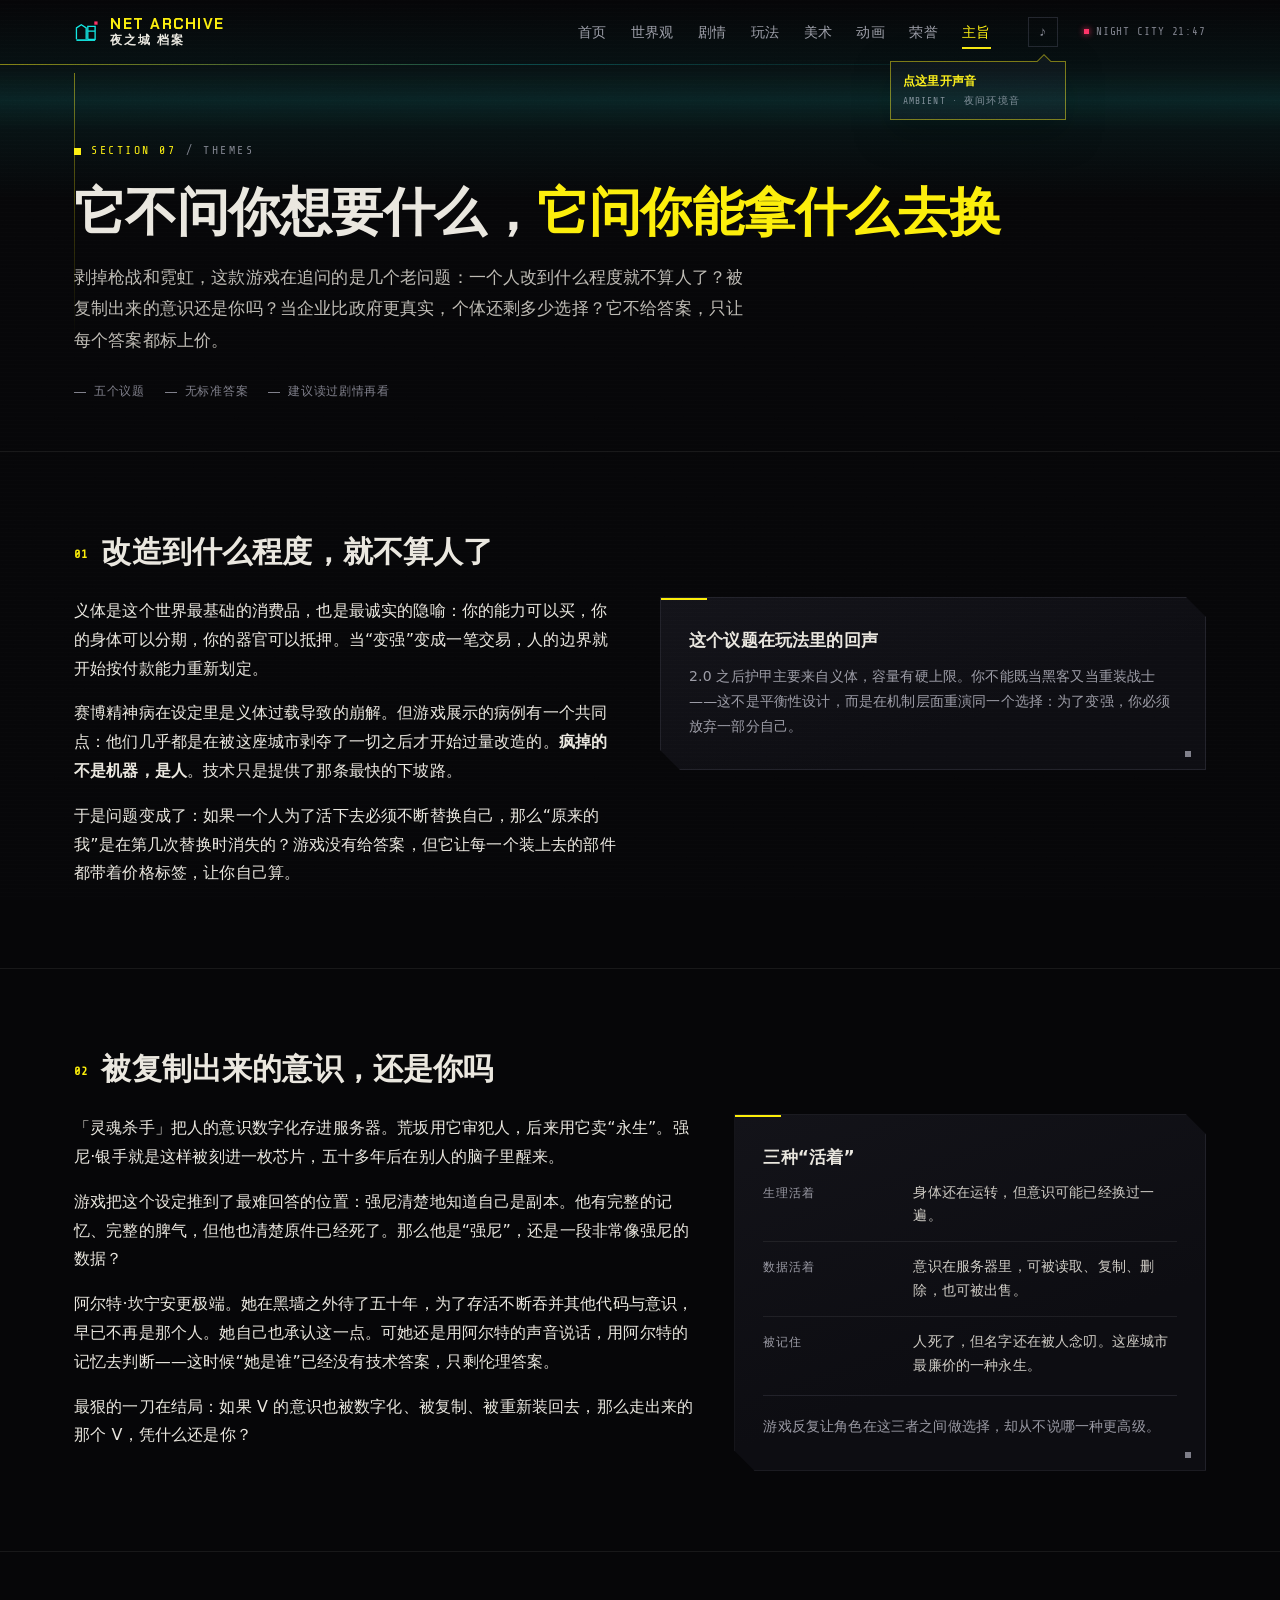
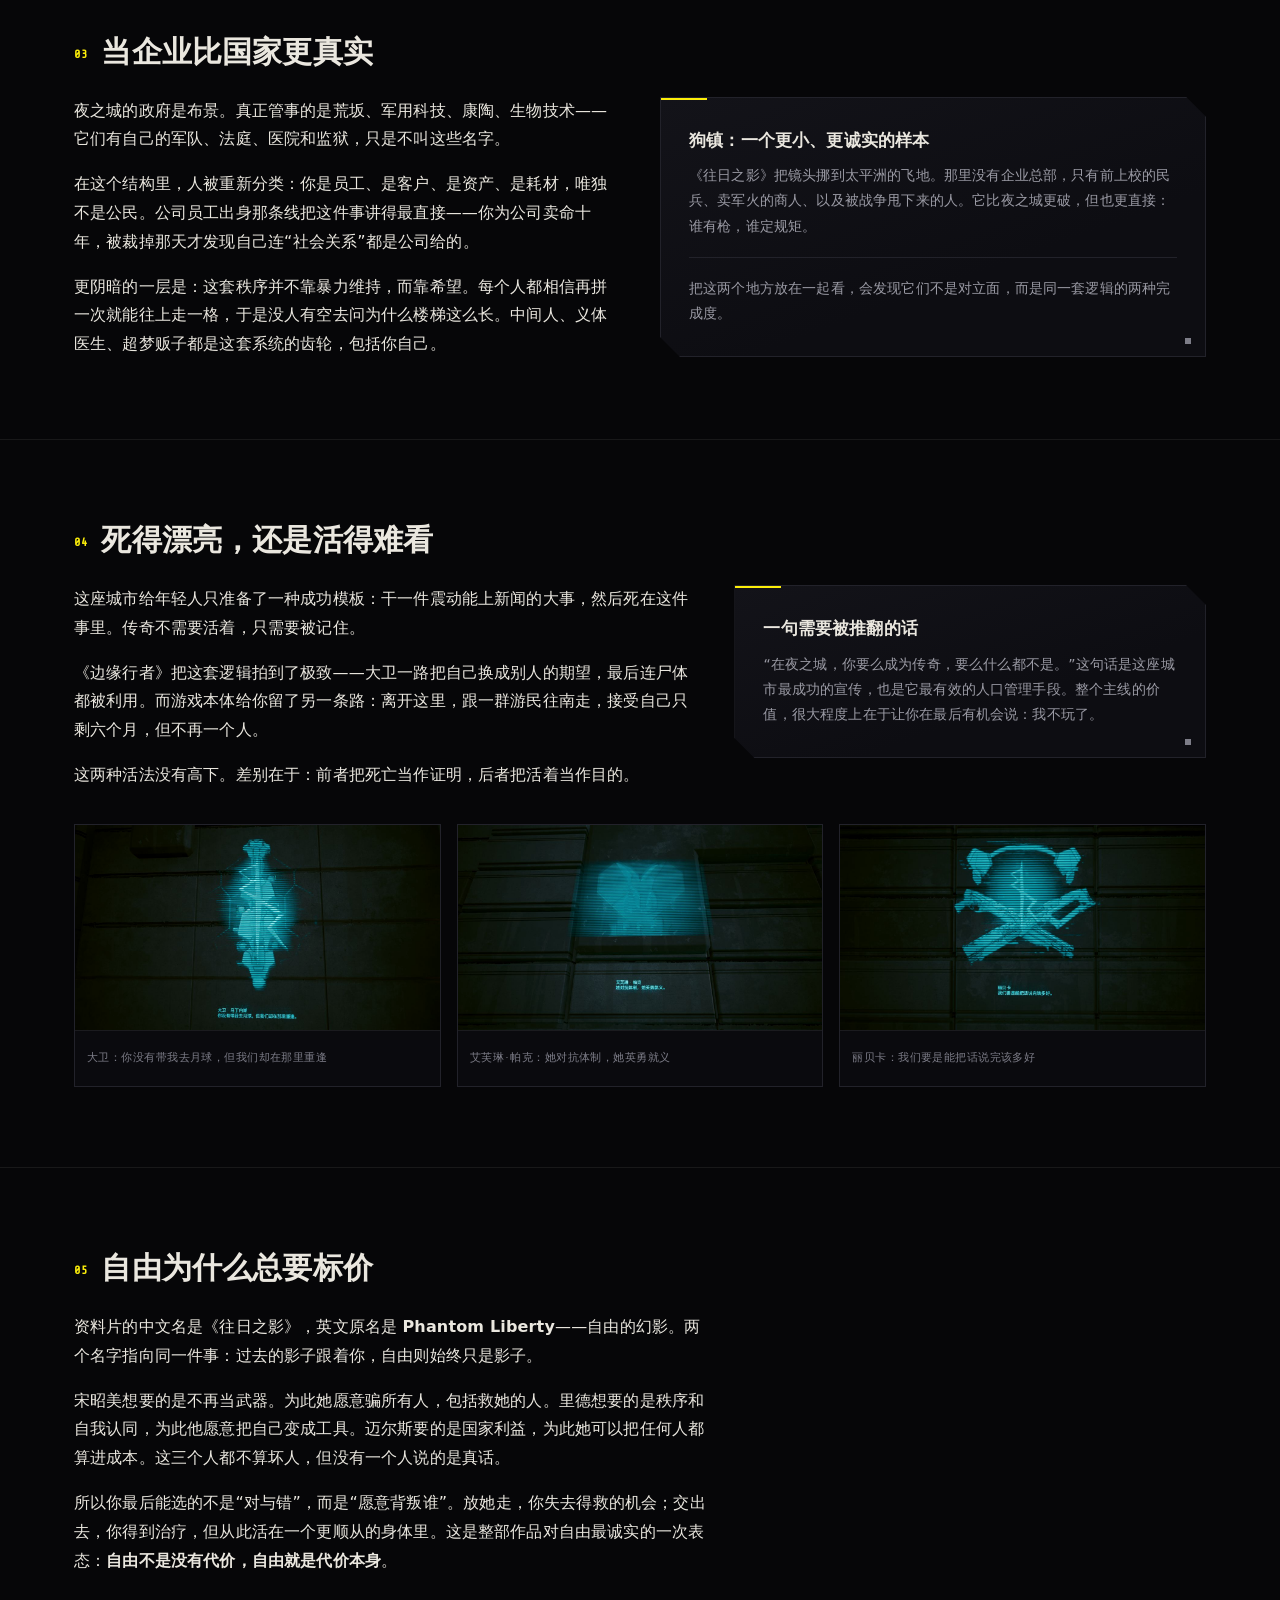
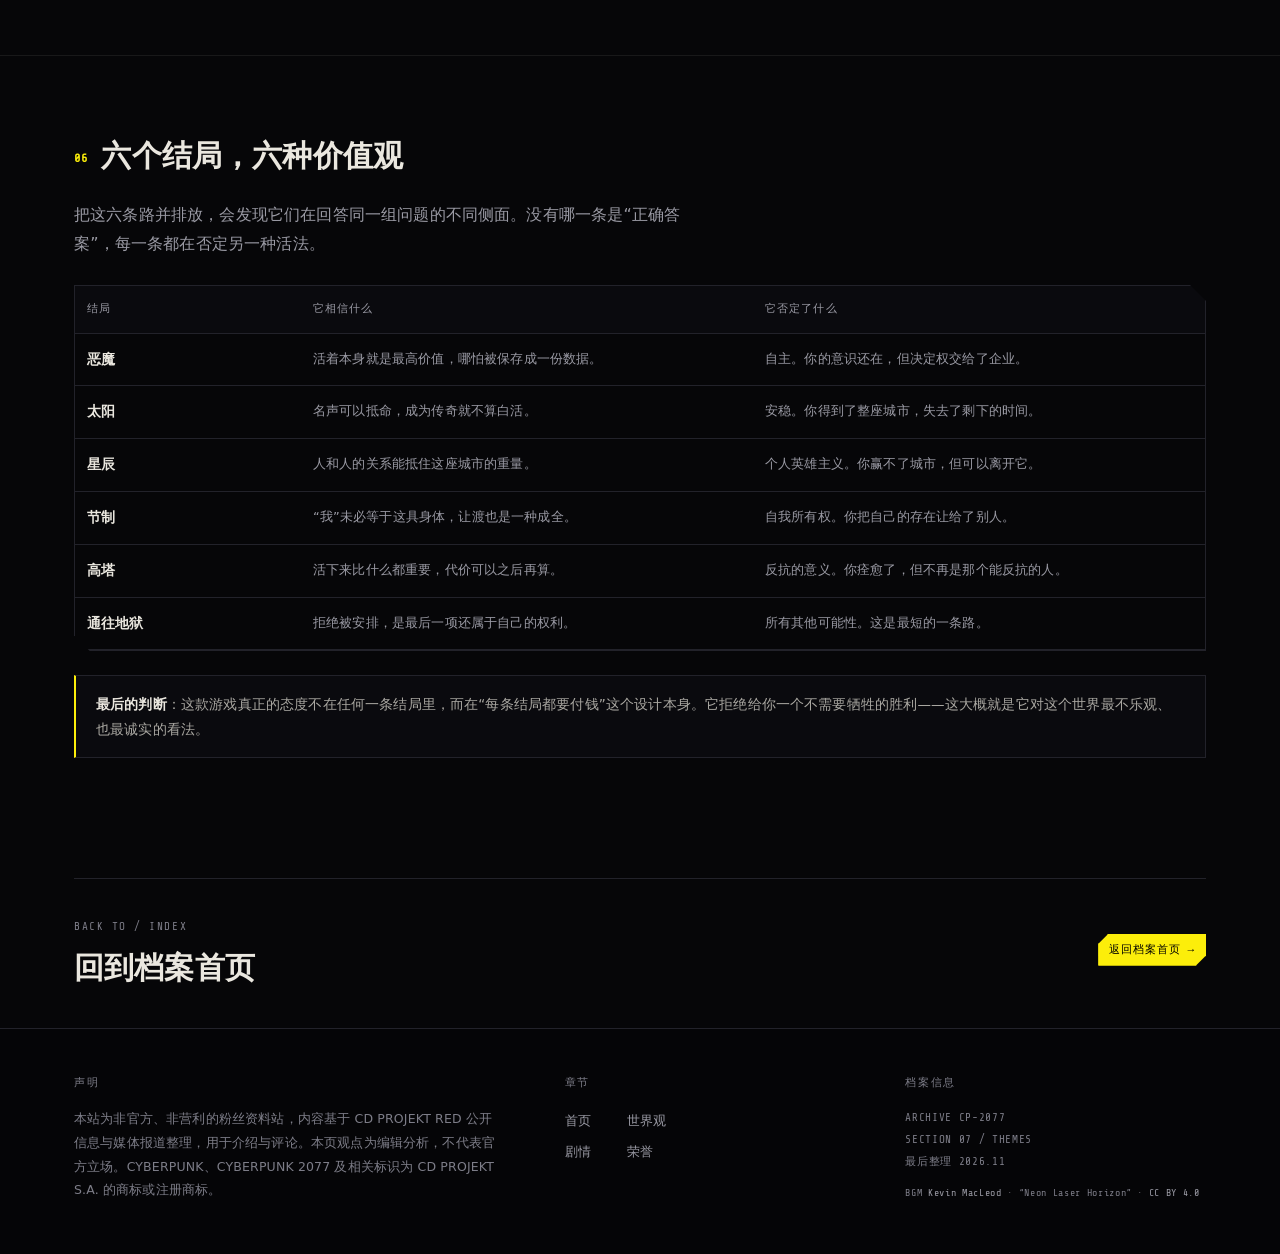
<file: themes.html>
<!DOCTYPE html>
<html lang="zh-CN">
<head>
<meta charset="utf-8">
<meta name="viewport" content="width=device-width, initial-scale=1">
<title>主旨 · 这座城市到底在问什么 | 赛博朋克 2077 档案</title>
<meta name="description" content="《赛博朋克 2077》在讨论的五件事：超人类主义的边界、意识复制后的身份、企业统治下的资产化、死亡与传奇，以及自由的代价。">
<meta name="theme-color" content="#060608">
<link rel="icon" type="image/svg+xml" href="data:image/svg+xml,%3Csvg%20xmlns%3D%22http%3A%2F%2Fwww.w3.org%2F2000%2Fsvg%22%20viewBox%3D%220%200%2032%2032%22%3E%3Crect%20width%3D%2232%22%20height%3D%2232%22%20fill%3D%22%23060608%22%2F%3E%3Cpath%20d%3D%22M3%2025V11l6-4%206%204v14%22%20fill%3D%22none%22%20stroke%3D%22%2312E7E2%22%20stroke-width%3D%221.6%22%2F%3E%3Cpath%20d%3D%22M17%2025V9h9v6h-9%22%20fill%3D%22none%22%20stroke%3D%22%2312E7E2%22%20stroke-width%3D%221.6%22%2F%3E%3Cpath%20d%3D%22M17%2015h9v10h-9%22%20fill%3D%22none%22%20stroke%3D%22%2312E7E2%22%20stroke-width%3D%221.6%22%2F%3E%3Crect%20x%3D%223%22%20y%3D%2225%22%20width%3D%2223%22%20height%3D%222%22%20fill%3D%22%2312E7E2%22%2F%3E%3Crect%20x%3D%2225%22%20y%3D%223%22%20width%3D%224%22%20height%3D%224%22%20fill%3D%22%23FF2E63%22%2F%3E%3C%2Fsvg%3E">
<link rel="preload" href="assets/fonts/chakra-petch-700.woff2" as="font" type="font/woff2" crossorigin>
<link rel="stylesheet" href="assets/style.css">
</head>
<body>

<a class="skip-link" href="#main">跳到正文</a>

<header class="topbar">
  <div class="topbar-in">
    <a class="brand" href="index.html" aria-label="返回首页">
      <svg viewBox="0 0 32 32" aria-hidden="true">
        <path d="M3 25V11l6-4 6 4v14" fill="none" stroke="#12E7E2" stroke-width="1.6"/>
        <path d="M17 25V9h9v6h-9M17 15h9v10h-9" fill="none" stroke="#12E7E2" stroke-width="1.6"/>
        <rect x="3" y="25" width="23" height="2" fill="#12E7E2"/>
        <rect x="25" y="3" width="4" height="4" fill="#FF2E63"/>
      </svg>
      <span class="brand-txt"><b>NET ARCHIVE</b>夜之城 档案</span>
    </a>
    <nav class="nav">
      <a href="index.html">首页</a>
      <a href="world.html">世界观</a>
      <a href="story.html">剧情</a>
      <a href="gameplay.html">玩法</a>
      <a href="art.html">美术</a>
      <a href="anime.html">动画</a>
      <a href="awards.html">荣誉</a>
      <a href="themes.html" aria-current="page">主旨</a>
    </nav>
    <div class="topbar-meta"><i class="dot-live"></i>NIGHT CITY <span id="sys-clock">--:--</span></div>
  </div>
</header>

<main id="main">
  <div class="wrap">
    <div class="page-head">
      <div class="eyebrow"><span class="sq"></span>SECTION 07 <span class="idx">/ THEMES</span></div>
      <h1>它不问你想要什么，<span class="hl">它问你能拿什么去换</span></h1>
      <p class="lede">剥掉枪战和霓虹，这款游戏在追问的是几个老问题：一个人改到什么程度就不算人了？被复制出来的意识还是你吗？当企业比政府更真实，个体还剩多少选择？它不给答案，只让每个答案都标上价。</p>
      <div class="meta-row">
        <span>五个议题</span>
        <span>无标准答案</span>
        <span>建议读过剧情再看</span>
      </div>
    </div>
  </div>

  <!-- ===== 01 ===== -->
  <section class="section">
    <div class="wrap">
      <h2><span class="no">01</span>改造到什么程度，就不算人了</h2>
      <div class="split">
        <div class="body-col">
          <p>义体是这个世界最基础的消费品，也是最诚实的隐喻：你的能力可以买，你的身体可以分期，你的器官可以抵押。当“变强”变成一笔交易，人的边界就开始按付款能力重新划定。</p>
          <p>赛博精神病在设定里是义体过载导致的崩解。但游戏展示的病例有一个共同点：他们几乎都是在被这座城市剥夺了一切之后才开始过量改造的。<b>疯掉的不是机器，是人</b>。技术只是提供了那条最快的下坡路。</p>
          <p>于是问题变成了：如果一个人为了活下去必须不断替换自己，那么“原来的我”是在第几次替换时消失的？游戏没有给答案，但它让每一个装上去的部件都带着价格标签，让你自己算。</p>
        </div>
        <div class="panel cut">
          <h3>这个议题在玩法里的回声</h3>
          <p class="small muted">2.0 之后护甲主要来自义体，容量有硬上限。你不能既当黑客又当重装战士——这不是平衡性设计，而是在机制层面重演同一个选择：为了变强，你必须放弃一部分自己。</p>
        </div>
      </div>
    </div>
  </section>

  <!-- ===== 02 ===== -->
  <section class="section">
    <div class="wrap">
      <h2><span class="no">02</span>被复制出来的意识，还是你吗</h2>
      <div class="split-wide">
        <div class="body-col">
          <p>「灵魂杀手」把人的意识数字化存进服务器。荒坂用它审犯人，后来用它卖“永生”。强尼·银手就是这样被刻进一枚芯片，五十多年后在别人的脑子里醒来。</p>
          <p>游戏把这个设定推到了最难回答的位置：强尼清楚地知道自己是副本。他有完整的记忆、完整的脾气，但他也清楚原件已经死了。那么他是“强尼”，还是一段非常像强尼的数据？</p>
          <p>阿尔特·坎宁安更极端。她在黑墙之外待了五十年，为了存活不断吞并其他代码与意识，早已不再是那个人。她自己也承认这一点。可她还是用阿尔特的声音说话，用阿尔特的记忆去判断——这时候“她是谁”已经没有技术答案，只剩伦理答案。</p>
          <p>最狠的一刀在结局：如果 V 的意识也被数字化、被复制、被重新装回去，那么走出来的那个 V，凭什么还是你？</p>
        </div>
        <div class="panel cut">
          <h3>三种“活着”</h3>
          <ul class="spec" style="padding:0">
            <li><span class="k">生理活着</span><span class="v">身体还在运转，但意识可能已经换过一遍。</span></li>
            <li><span class="k">数据活着</span><span class="v">意识在服务器里，可被读取、复制、删除，也可被出售。</span></li>
            <li><span class="k">被记住</span><span class="v">人死了，但名字还在被人念叨。这座城市最廉价的一种永生。</span></li>
          </ul>
          <div class="hr" style="margin:18px 0"></div>
          <p class="small muted">游戏反复让角色在这三者之间做选择，却从不说哪一种更高级。</p>
        </div>
      </div>
    </div>
  </section>

  <!-- ===== 03 ===== -->
  <section class="section">
    <div class="wrap">
      <h2><span class="no">03</span>当企业比国家更真实</h2>
      <div class="split">
        <div class="body-col">
          <p>夜之城的政府是布景。真正管事的是荒坂、军用科技、康陶、生物技术——它们有自己的军队、法庭、医院和监狱，只是不叫这些名字。</p>
          <p>在这个结构里，人被重新分类：你是员工、是客户、是资产、是耗材，唯独不是公民。公司员工出身那条线把这件事讲得最直接——你为公司卖命十年，被裁掉那天才发现自己连“社会关系”都是公司给的。</p>
          <p>更阴暗的一层是：这套秩序并不靠暴力维持，而靠希望。每个人都相信再拼一次就能往上走一格，于是没人有空去问为什么楼梯这么长。中间人、义体医生、超梦贩子都是这套系统的齿轮，包括你自己。</p>
        </div>
        <div class="panel cut">
          <h3>狗镇：一个更小、更诚实的样本</h3>
          <p class="small muted">《往日之影》把镜头挪到太平洲的飞地。那里没有企业总部，只有前上校的民兵、卖军火的商人、以及被战争甩下来的人。它比夜之城更破，但也更直接：谁有枪，谁定规矩。</p>
          <div class="hr" style="margin:18px 0"></div>
          <p class="small muted">把这两个地方放在一起看，会发现它们不是对立面，而是同一套逻辑的两种完成度。</p>
        </div>
      </div>
    </div>
  </section>

  <!-- ===== 04 ===== -->
  <section class="section">
    <div class="wrap">
      <h2><span class="no">04</span>死得漂亮，还是活得难看</h2>
      <div class="split-wide">
        <div class="body-col">
          <p>这座城市给年轻人只准备了一种成功模板：干一件震动能上新闻的大事，然后死在这件事里。传奇不需要活着，只需要被记住。</p>
          <p>《边缘行者》把这套逻辑拍到了极致——大卫一路把自己换成别人的期望，最后连尸体都被利用。而游戏本体给你留了另一条路：离开这里，跟一群游民往南走，接受自己只剩六个月，但不再一个人。</p>
          <p>这两种活法没有高下。差别在于：前者把死亡当作证明，后者把活着当作目的。</p>
        </div>
        <div class="panel cut">
          <h3>一句需要被推翻的话</h3>
          <p class="small muted">“在夜之城，你要么成为传奇，要么什么都不是。”这句话是这座城市最成功的宣传，也是它最有效的人口管理手段。整个主线的价值，很大程度上在于让你在最后有机会说：我不玩了。</p>
        </div>
      </div>
      <div class="memorial">
        <figure class="art-img">
          <img loading="lazy" decoding="async" src="assets/img/memorial-david.jpg" alt="大卫·马丁内斯的青色全息投影">
          <figcaption>大卫：你没有带我去月球，但我们却在那里重逢</figcaption>
        </figure>
        <figure class="art-img">
          <img loading="lazy" decoding="async" src="assets/img/memorial-evelyn.jpg" alt="艾芙琳·帕克的蝴蝶形青色全息投影">
          <figcaption>艾芙琳·帕克：她对抗体制，她英勇就义</figcaption>
        </figure>
        <figure class="art-img">
          <img loading="lazy" decoding="async" src="assets/img/memorial-rebecca.jpg" alt="丽贝卡的熊与枪剪影青色全息投影">
          <figcaption>丽贝卡：我们要是能把话说完该多好</figcaption>
        </figure>
      </div>
    </div>
  </section>

  <!-- ===== 05 ===== -->
  <section class="section">
    <div class="wrap">
      <h2><span class="no">05</span>自由为什么总要标价</h2>
      <div class="body-col">
        <p>资料片的中文名是《往日之影》，英文原名是 <b>Phantom Liberty</b>——自由的幻影。两个名字指向同一件事：过去的影子跟着你，自由则始终只是影子。</p>
        <p>宋昭美想要的是不再当武器。为此她愿意骗所有人，包括救她的人。里德想要的是秩序和自我认同，为此他愿意把自己变成工具。迈尔斯要的是国家利益，为此她可以把任何人都算进成本。这三个人都不算坏人，但没有一个人说的是真话。</p>
        <p>所以你最后能选的不是“对与错”，而是“愿意背叛谁”。放她走，你失去得救的机会；交出去，你得到治疗，但从此活在一个更顺从的身体里。这是整部作品对自由最诚实的一次表态：<b>自由不是没有代价，自由就是代价本身</b>。</p>
      </div>
    </div>
  </section>

  <!-- ===== 对照表 ===== -->
  <section class="section">
    <div class="wrap">
      <h2><span class="no">06</span>六个结局，六种价值观</h2>
      <p class="body-col muted" style="margin-bottom:26px">把这六条路并排放，会发现它们在回答同一组问题的不同侧面。没有哪一条是“正确答案”，每一条都在否定另一种活法。</p>
      <div class="tbl-wrap">
        <table class="tbl">
          <colgroup>
            <col style="width:20%"><col style="width:40%"><col style="width:40%">
          </colgroup>
          <thead>
            <tr><th>结局</th><th>它相信什么</th><th>它否定了什么</th></tr>
          </thead>
          <tbody>
            <tr><td><b>恶魔</b></td><td class="sm">活着本身就是最高价值，哪怕被保存成一份数据。</td><td class="sm">自主。你的意识还在，但决定权交给了企业。</td></tr>
            <tr><td><b>太阳</b></td><td class="sm">名声可以抵命，成为传奇就不算白活。</td><td class="sm">安稳。你得到了整座城市，失去了剩下的时间。</td></tr>
            <tr><td><b>星辰</b></td><td class="sm">人和人的关系能抵住这座城市的重量。</td><td class="sm">个人英雄主义。你赢不了城市，但可以离开它。</td></tr>
            <tr><td><b>节制</b></td><td class="sm">“我”未必等于这具身体，让渡也是一种成全。</td><td class="sm">自我所有权。你把自己的存在让给了别人。</td></tr>
            <tr><td><b>高塔</b></td><td class="sm">活下来比什么都重要，代价可以之后再算。</td><td class="sm">反抗的意义。你痊愈了，但不再是那个能反抗的人。</td></tr>
            <tr><td><b>通往地狱</b></td><td class="sm">拒绝被安排，是最后一项还属于自己的权利。</td><td class="sm">所有其他可能性。这是最短的一条路。</td></tr>
          </tbody>
        </table>
      </div>
      <div class="note" style="margin-top:24px">
        <b>最后的判断</b>：这款游戏真正的态度不在任何一条结局里，而在“每条结局都要付钱”这个设计本身。它拒绝给你一个不需要牺牲的胜利——这大概就是它对这个世界最不乐观、也最诚实的看法。
      </div>
    </div>
  </section>

  <section class="section-tight">
    <div class="wrap">
      <div class="next-nav">
        <div>
          <span class="nn-k">BACK TO / INDEX</span>
          <span class="nn-t">回到档案首页</span>
        </div>
        <a href="index.html" class="tag on">返回档案首页 →</a>
      </div>
    </div>
  </section>
</main>

<footer>
  <div class="foot-in">
    <div class="foot">
      <h5>声明</h5>
      <p>本站为非官方、非营利的粉丝资料站，内容基于 CD PROJEKT RED 公开信息与媒体报道整理，用于介绍与评论。本页观点为编辑分析，不代表官方立场。CYBERPUNK、CYBERPUNK 2077 及相关标识为 CD PROJEKT S.A. 的商标或注册商标。</p>
    </div>
    <div class="foot">
      <h5>章节</h5>
      <div class="foot-links">
        <a href="index.html">首页</a>
        <a href="world.html">世界观</a>
        <a href="story.html">剧情</a>
        <a href="awards.html">荣誉</a>
      </div>
    </div>
    <div class="foot">
      <h5>档案信息</h5>
      <div class="foot-meta">
        ARCHIVE CP-2077<br>
        SECTION 07 / THEMES<br>
        最后整理 2026.11
      </div>
    </div>
  </div>
</footer>

<script src="assets/main.js"></script>
</body>
</html>
</file>
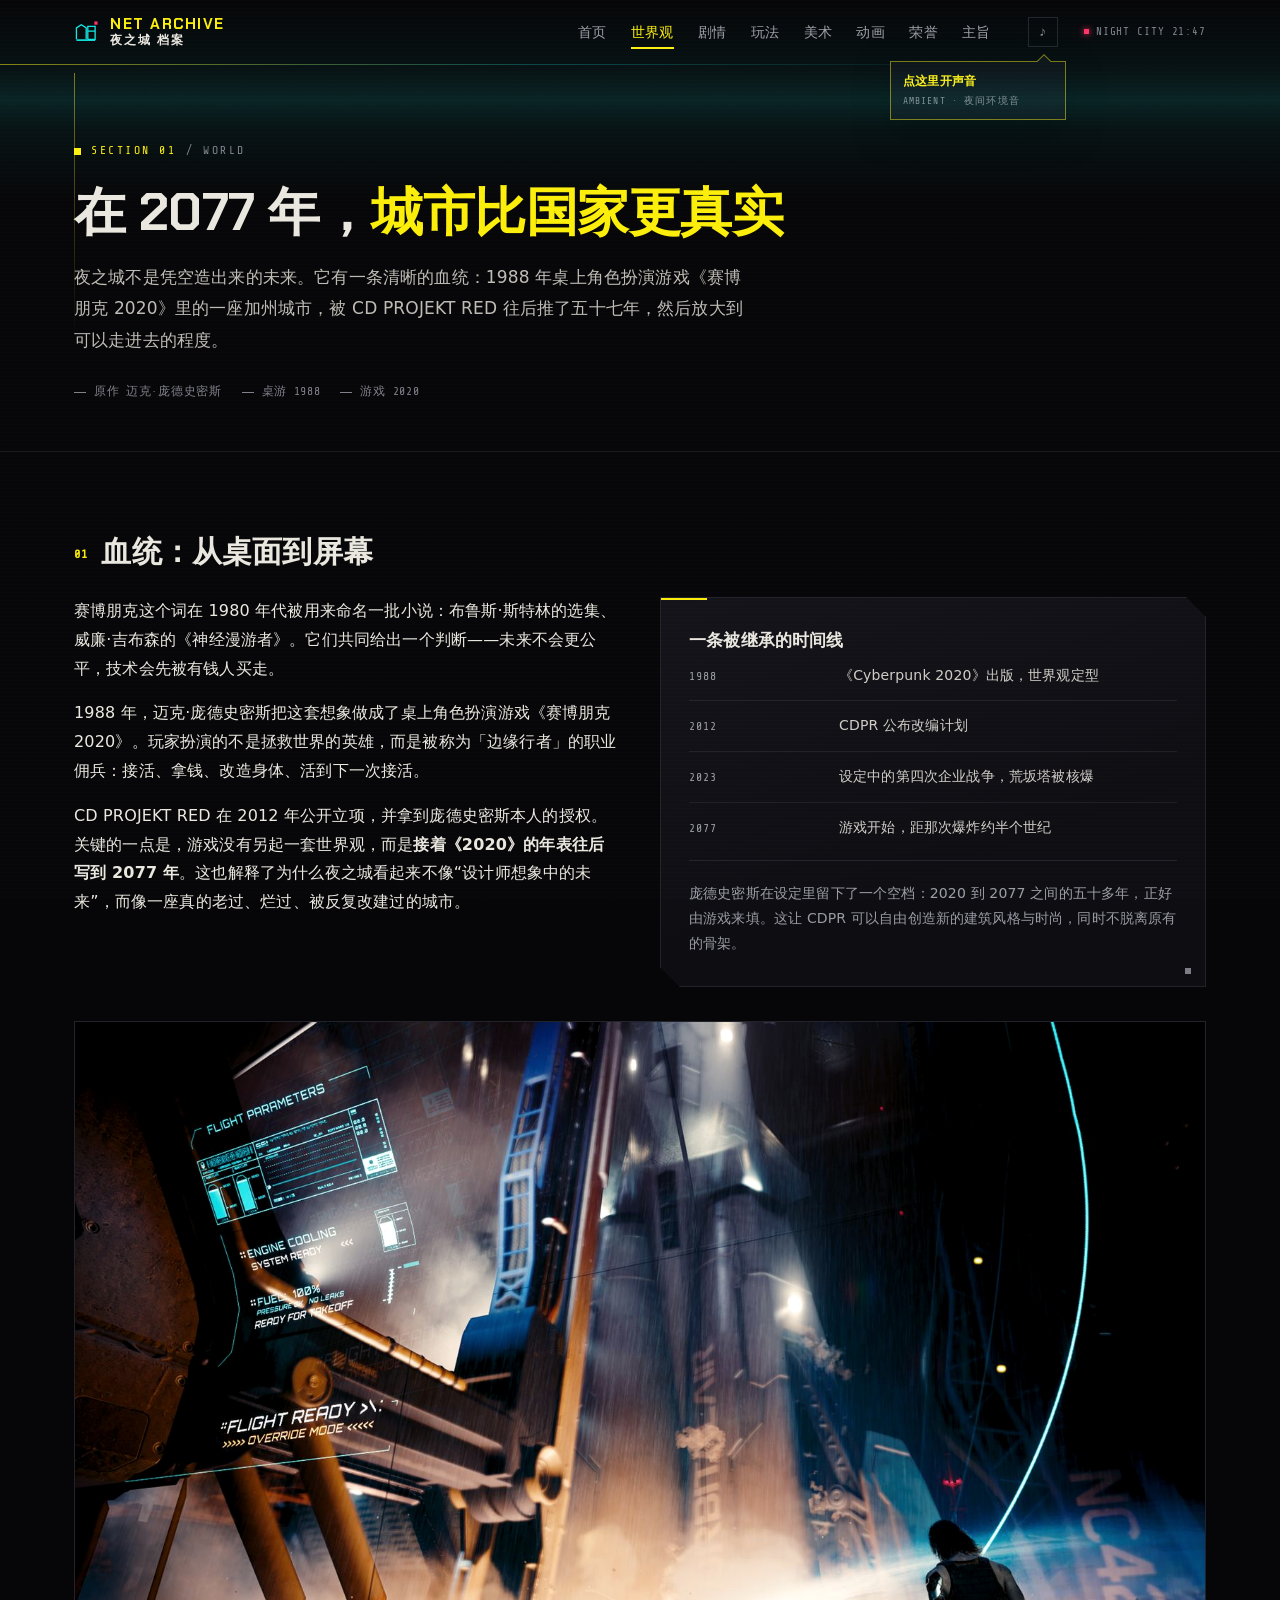
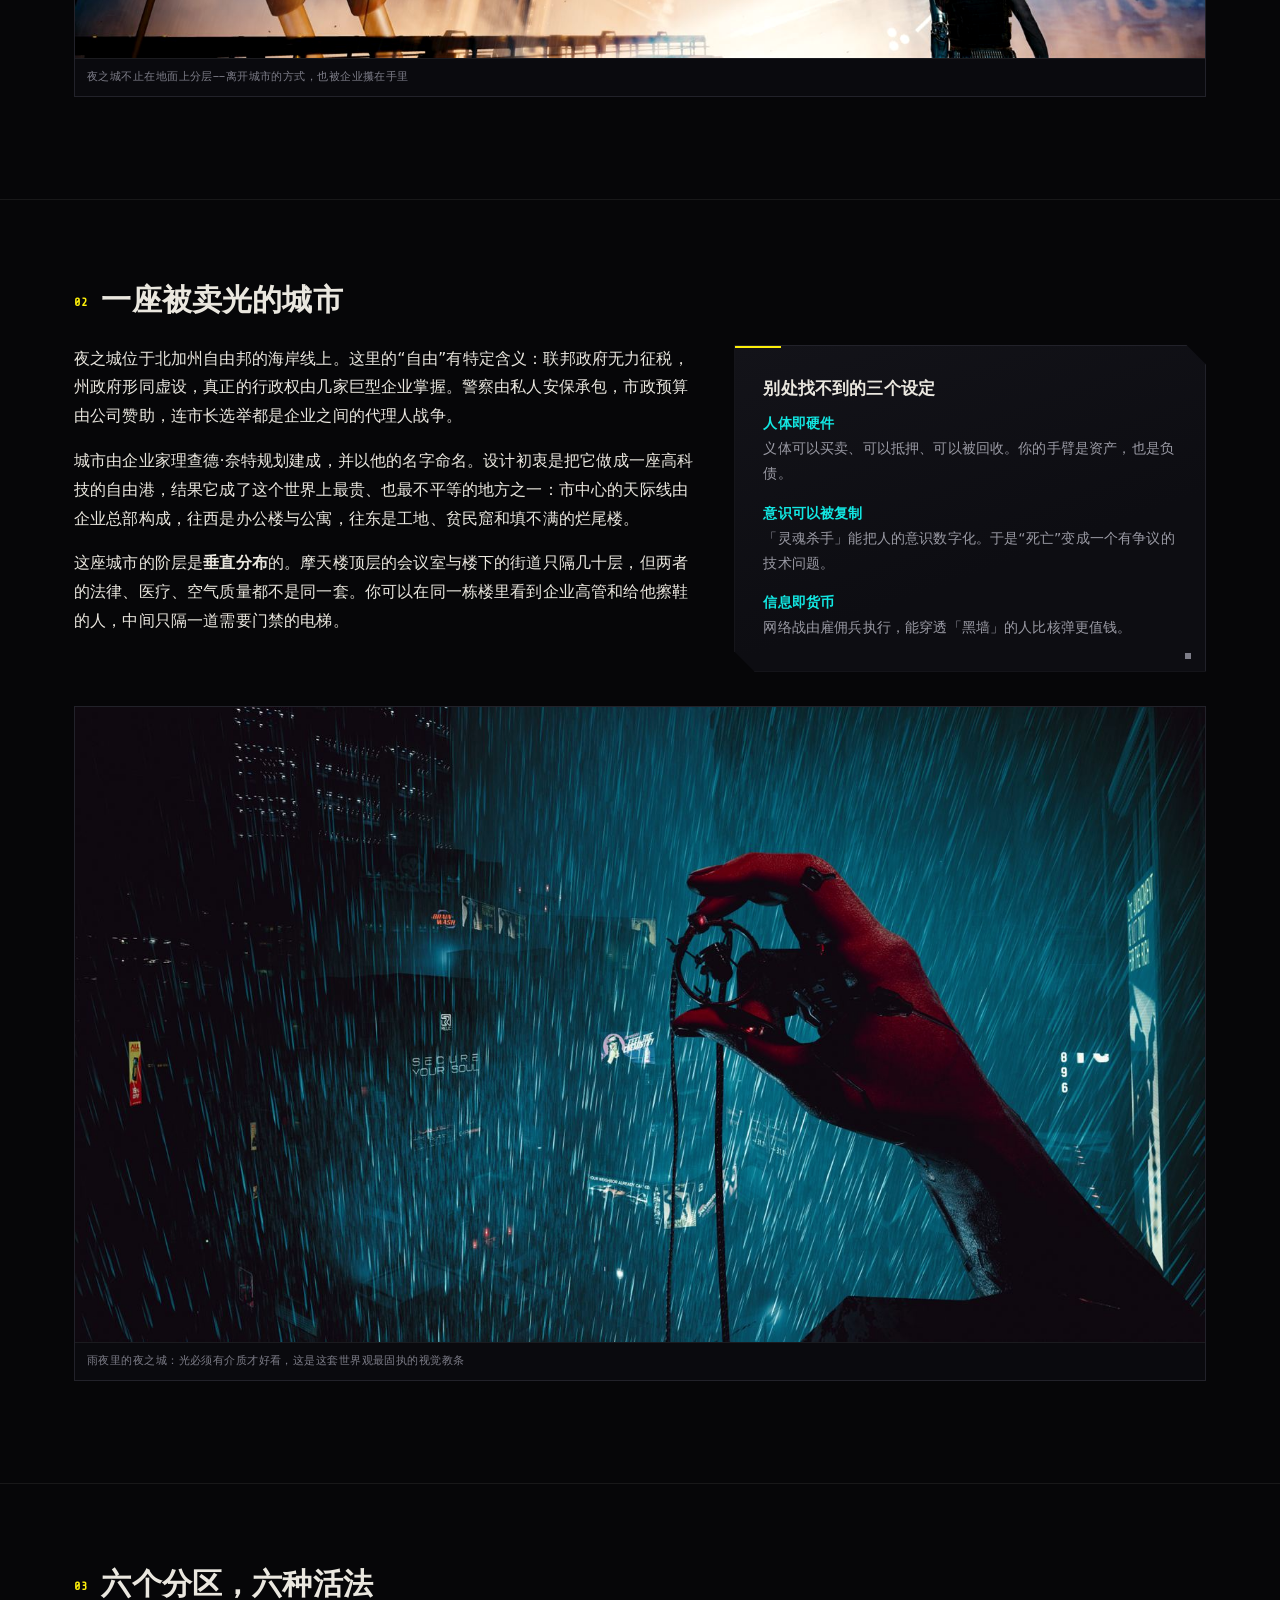
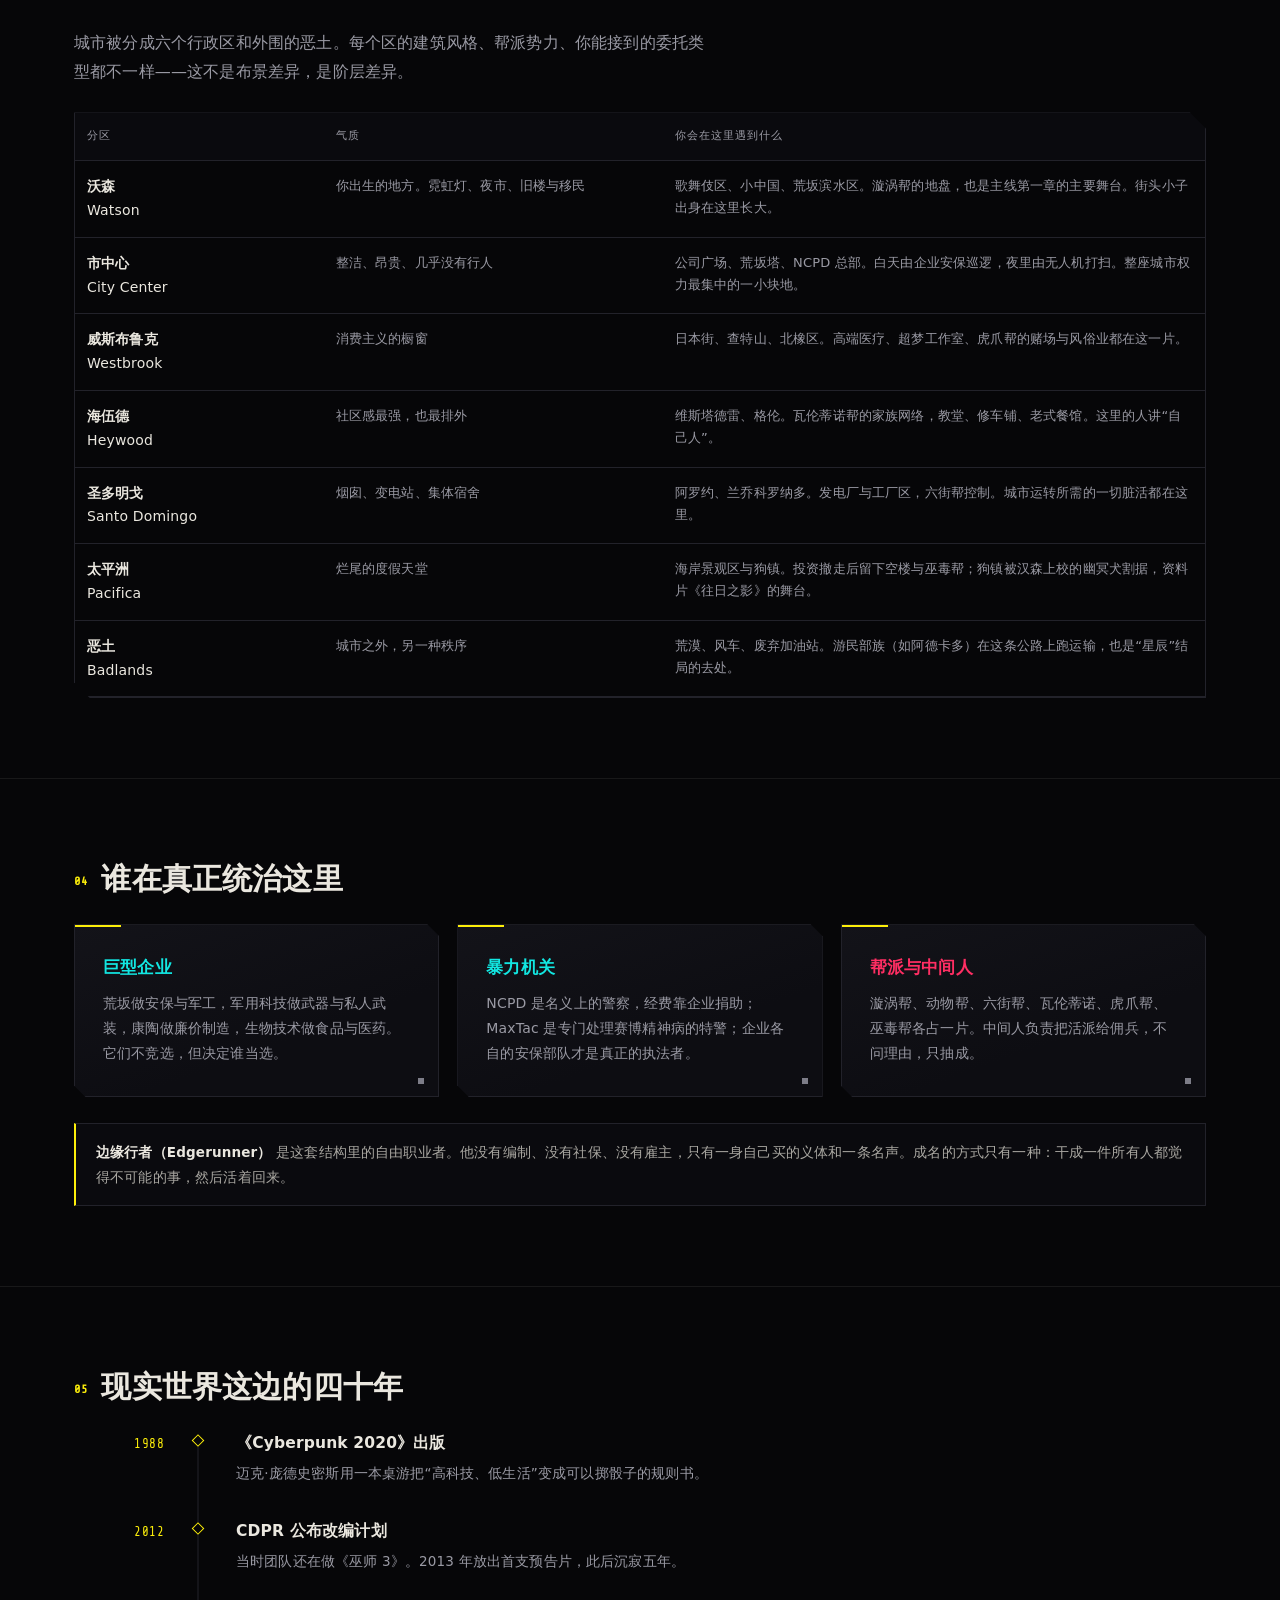
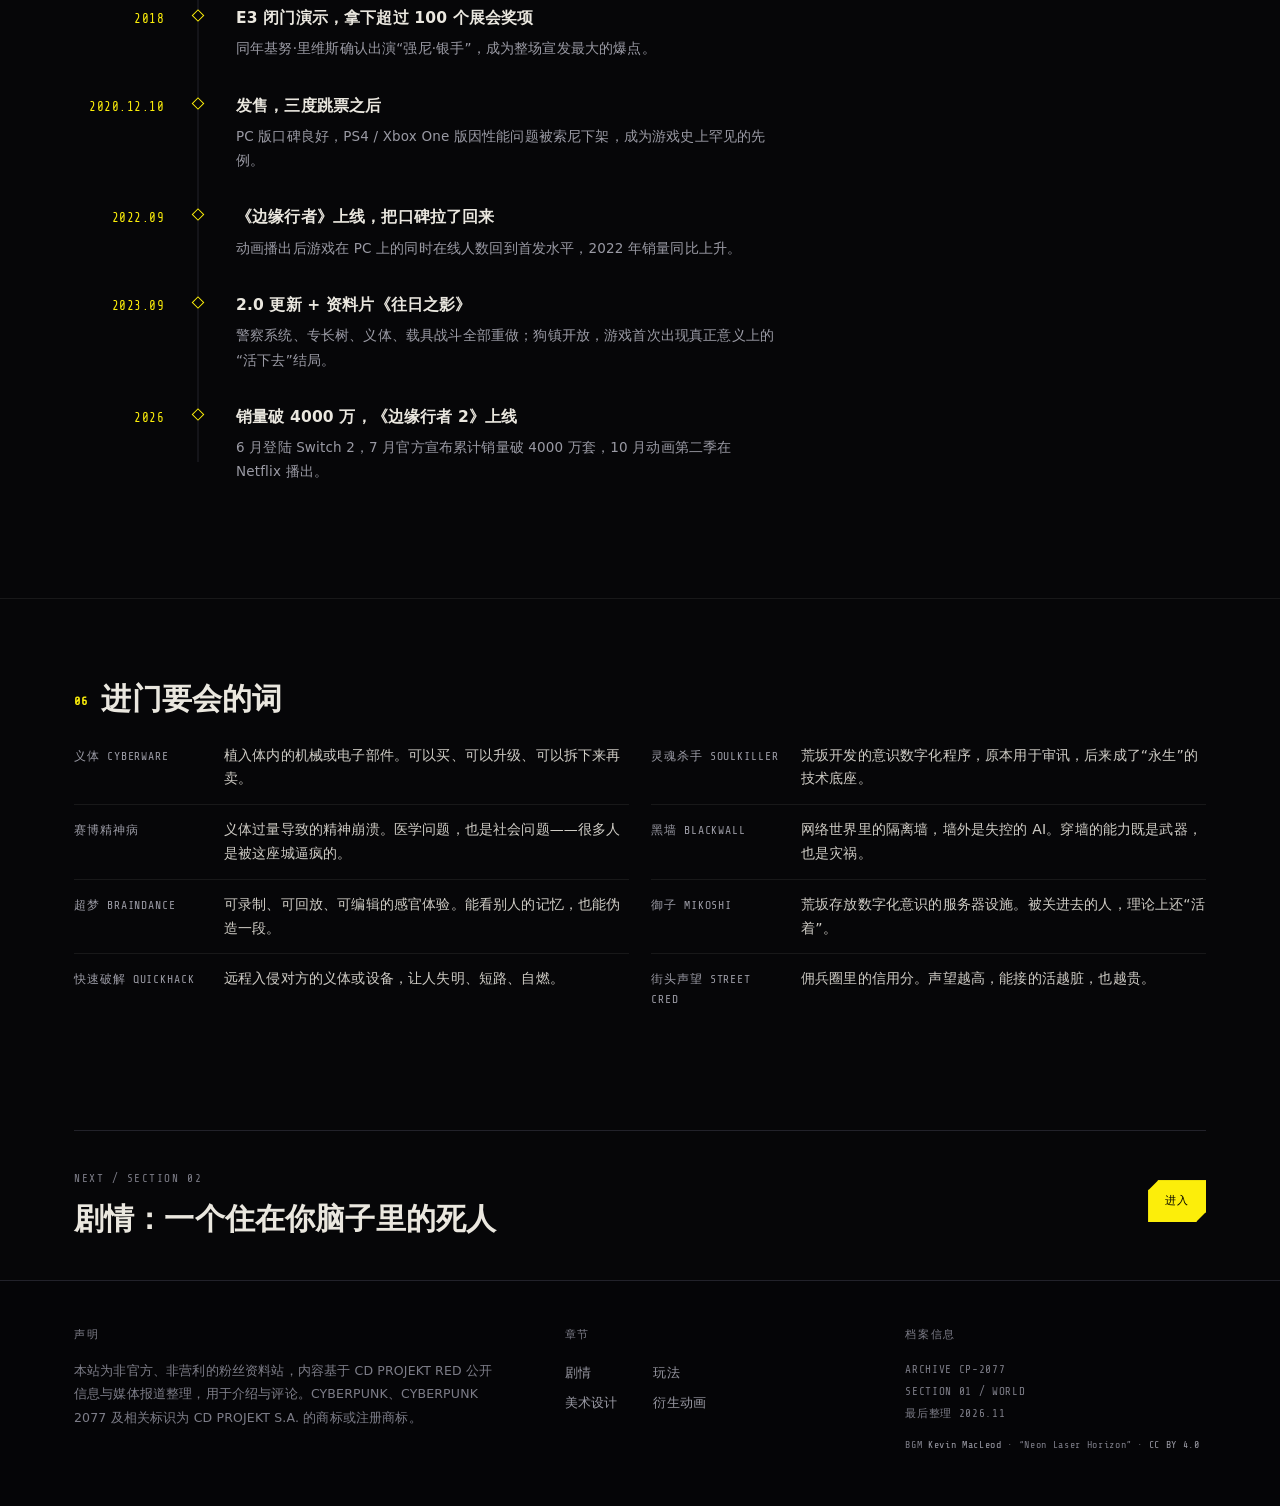
<file: world.html>
<!DOCTYPE html>
<html lang="zh-CN">
<head>
<meta charset="utf-8">
<meta name="viewport" content="width=device-width, initial-scale=1">
<title>世界观 · 夜之城是怎么长出来的 | 赛博朋克 2077 档案</title>
<meta name="description" content="从 1988 年的桌游《Cyberpunk 2020》到 2077 年的夜之城：城市地理、六大分区、统治这座城市的企业与帮派，以及构成这个世界观的关键词。">
<meta name="theme-color" content="#060608">
<link rel="icon" type="image/svg+xml" href="data:image/svg+xml,%3Csvg%20xmlns%3D%22http%3A%2F%2Fwww.w3.org%2F2000%2Fsvg%22%20viewBox%3D%220%200%2032%2032%22%3E%3Crect%20width%3D%2232%22%20height%3D%2232%22%20fill%3D%22%23060608%22%2F%3E%3Cpath%20d%3D%22M3%2025V11l6-4%206%204v14%22%20fill%3D%22none%22%20stroke%3D%22%2312E7E2%22%20stroke-width%3D%221.6%22%2F%3E%3Cpath%20d%3D%22M17%2025V9h9v6h-9%22%20fill%3D%22none%22%20stroke%3D%22%2312E7E2%22%20stroke-width%3D%221.6%22%2F%3E%3Cpath%20d%3D%22M17%2015h9v10h-9%22%20fill%3D%22none%22%20stroke%3D%22%2312E7E2%22%20stroke-width%3D%221.6%22%2F%3E%3Crect%20x%3D%223%22%20y%3D%2225%22%20width%3D%2223%22%20height%3D%222%22%20fill%3D%22%2312E7E2%22%2F%3E%3Crect%20x%3D%2225%22%20y%3D%223%22%20width%3D%224%22%20height%3D%224%22%20fill%3D%22%23FF2E63%22%2F%3E%3C%2Fsvg%3E">
<link rel="preload" href="assets/fonts/chakra-petch-700.woff2" as="font" type="font/woff2" crossorigin>
<link rel="stylesheet" href="assets/style.css">
</head>
<body>

<a class="skip-link" href="#main">跳到正文</a>

<header class="topbar">
  <div class="topbar-in">
    <a class="brand" href="index.html" aria-label="返回首页">
      <svg viewBox="0 0 32 32" aria-hidden="true">
        <path d="M3 25V11l6-4 6 4v14" fill="none" stroke="#12E7E2" stroke-width="1.6"/>
        <path d="M17 25V9h9v6h-9M17 15h9v10h-9" fill="none" stroke="#12E7E2" stroke-width="1.6"/>
        <rect x="3" y="25" width="23" height="2" fill="#12E7E2"/>
        <rect x="25" y="3" width="4" height="4" fill="#FF2E63"/>
      </svg>
      <span class="brand-txt"><b>NET ARCHIVE</b>夜之城 档案</span>
    </a>
    <nav class="nav">
      <a href="index.html">首页</a>
      <a href="world.html" aria-current="page">世界观</a>
      <a href="story.html">剧情</a>
      <a href="gameplay.html">玩法</a>
      <a href="art.html">美术</a>
      <a href="anime.html">动画</a>
      <a href="awards.html">荣誉</a>
      <a href="themes.html">主旨</a>
    </nav>
    <div class="topbar-meta"><i class="dot-live"></i>NIGHT CITY <span id="sys-clock">--:--</span></div>
  </div>
</header>

<main id="main">
  <div class="wrap">
    <div class="page-head">
      <div class="eyebrow"><span class="sq"></span>SECTION 01 <span class="idx">/ WORLD</span></div>
      <h1>在 2077 年，<span class="hl">城市比国家更真实</span></h1>
      <p class="lede">夜之城不是凭空造出来的未来。它有一条清晰的血统：1988 年桌上角色扮演游戏《赛博朋克 2020》里的一座加州城市，被 CD PROJEKT RED 往后推了五十七年，然后放大到可以走进去的程度。</p>
      <div class="meta-row">
        <span>原作 迈克·庞德史密斯</span>
        <span>桌游 1988</span>
        <span>游戏 2020</span>
      </div>
    </div>
  </div>

  <!-- ===== 血统 ===== -->
  <section class="section">
    <div class="wrap">
      <h2><span class="no">01</span>血统：从桌面到屏幕</h2>
      <div class="split">
        <div class="body-col">
          <p>赛博朋克这个词在 1980 年代被用来命名一批小说：布鲁斯·斯特林的选集、威廉·吉布森的《神经漫游者》。它们共同给出一个判断——未来不会更公平，技术会先被有钱人买走。</p>
          <p>1988 年，迈克·庞德史密斯把这套想象做成了桌上角色扮演游戏《赛博朋克 2020》。玩家扮演的不是拯救世界的英雄，而是被称为「边缘行者」的职业佣兵：接活、拿钱、改造身体、活到下一次接活。</p>
          <p>CD PROJEKT RED 在 2012 年公开立项，并拿到庞德史密斯本人的授权。关键的一点是，游戏没有另起一套世界观，而是<b>接着《2020》的年表往后写到 2077 年</b>。这也解释了为什么夜之城看起来不像“设计师想象中的未来”，而像一座真的老过、烂过、被反复改建过的城市。</p>
        </div>
        <div class="panel cut">
          <h3>一条被继承的时间线</h3>
          <ul class="spec" style="padding:0">
            <li><span class="k">1988</span><span class="v">《Cyberpunk 2020》出版，世界观定型</span></li>
            <li><span class="k">2012</span><span class="v">CDPR 公布改编计划</span></li>
            <li><span class="k">2023</span><span class="v">设定中的第四次企业战争，荒坂塔被核爆</span></li>
            <li><span class="k">2077</span><span class="v">游戏开始，距那次爆炸约半个世纪</span></li>
          </ul>
          <div class="hr" style="margin:20px 0"></div>
          <p class="small muted">庞德史密斯在设定里留下了一个空档：2020 到 2077 之间的五十多年，正好由游戏来填。这让 CDPR 可以自由创造新的建筑风格与时尚，同时不脱离原有的骨架。</p>
        </div>
      </div>
      <figure class="art-img" style="margin-top:34px">
        <img loading="lazy" decoding="async" src="assets/img/world-launch-pad.jpg" alt="夜之城轨道发射台，火箭准备升空，HUD 显示 FLIGHT READY">
        <figcaption>夜之城不止在地面上分层——离开城市的方式，也被企业攥在手里</figcaption>
      </figure>
    </div>
  </section>

  <!-- ===== 城市政治 ===== -->
  <section class="section">
    <div class="wrap">
      <h2><span class="no">02</span>一座被卖光的城市</h2>
      <div class="split-wide">
        <div class="body-col">
          <p>夜之城位于北加州自由邦的海岸线上。这里的“自由”有特定含义：联邦政府无力征税，州政府形同虚设，真正的行政权由几家巨型企业掌握。警察由私人安保承包，市政预算由公司赞助，连市长选举都是企业之间的代理人战争。</p>
          <p>城市由企业家理查德·奈特规划建成，并以他的名字命名。设计初衷是把它做成一座高科技的自由港，结果它成了这个世界上最贵、也最不平等的地方之一：市中心的天际线由企业总部构成，往西是办公楼与公寓，往东是工地、贫民窟和填不满的烂尾楼。</p>
          <p>这座城市的阶层是<b>垂直分布</b>的。摩天楼顶层的会议室与楼下的街道只隔几十层，但两者的法律、医疗、空气质量都不是同一套。你可以在同一栋楼里看到企业高管和给他擦鞋的人，中间只隔一道需要门禁的电梯。</p>
        </div>
        <div class="panel cut">
          <h3>别处找不到的三个设定</h3>
          <div class="stack">
            <div>
              <p class="small muted" style="margin:0"><b style="color:var(--cyan)">人体即硬件</b><br>义体可以买卖、可以抵押、可以被回收。你的手臂是资产，也是负债。</p>
            </div>
            <div>
              <p class="small muted" style="margin:0"><b style="color:var(--cyan)">意识可以被复制</b><br>「灵魂杀手」能把人的意识数字化。于是“死亡”变成一个有争议的技术问题。</p>
            </div>
            <div>
              <p class="small muted" style="margin:0"><b style="color:var(--cyan)">信息即货币</b><br>网络战由雇佣兵执行，能穿透「黑墙」的人比核弹更值钱。</p>
            </div>
          </div>
        </div>
      </div>
      <figure class="art-img" style="margin-top:34px">
        <img loading="lazy" decoding="async" src="assets/img/world-relic-rain.jpg" alt="雨夜中的夜之城，一只红色义体手举着 Relic 吊坠，远处是霓虹广告牌">
        <figcaption>雨夜里的夜之城：光必须有介质才好看，这是这套世界观最固执的视觉教条</figcaption>
      </figure>
    </div>
  </section>

  <!-- ===== 六大分区 ===== -->
  <section class="section">
    <div class="wrap">
      <h2><span class="no">03</span>六个分区，六种活法</h2>
      <p class="body-col muted" style="margin-bottom:26px">城市被分成六个行政区和外围的恶土。每个区的建筑风格、帮派势力、你能接到的委托类型都不一样——这不是布景差异，是阶层差异。</p>

      <div class="tbl-wrap">
        <table class="tbl">
          <colgroup>
            <col style="width:22%"><col style="width:30%"><col style="width:48%">
          </colgroup>
          <thead>
            <tr><th>分区</th><th>气质</th><th>你会在这里遇到什么</th></tr>
          </thead>
          <tbody>
            <tr>
              <td><b>沃森</b><br><span class="sm">Watson</span></td>
              <td class="sm">你出生的地方。霓虹灯、夜市、旧楼与移民</td>
              <td class="sm">歌舞伎区、小中国、荒坂滨水区。漩涡帮的地盘，也是主线第一章的主要舞台。街头小子出身在这里长大。</td>
            </tr>
            <tr>
              <td><b>市中心</b><br><span class="sm">City Center</span></td>
              <td class="sm">整洁、昂贵、几乎没有行人</td>
              <td class="sm">公司广场、荒坂塔、NCPD 总部。白天由企业安保巡逻，夜里由无人机打扫。整座城市权力最集中的一小块地。</td>
            </tr>
            <tr>
              <td><b>威斯布鲁克</b><br><span class="sm">Westbrook</span></td>
              <td class="sm">消费主义的橱窗</td>
              <td class="sm">日本街、查特山、北橡区。高端医疗、超梦工作室、虎爪帮的赌场与风俗业都在这一片。</td>
            </tr>
            <tr>
              <td><b>海伍德</b><br><span class="sm">Heywood</span></td>
              <td class="sm">社区感最强，也最排外</td>
              <td class="sm">维斯塔德雷、格伦。瓦伦蒂诺帮的家族网络，教堂、修车铺、老式餐馆。这里的人讲“自己人”。</td>
            </tr>
            <tr>
              <td><b>圣多明戈</b><br><span class="sm">Santo Domingo</span></td>
              <td class="sm">烟囱、变电站、集体宿舍</td>
              <td class="sm">阿罗约、兰乔科罗纳多。发电厂与工厂区，六街帮控制。城市运转所需的一切脏活都在这里。</td>
            </tr>
            <tr>
              <td><b>太平洲</b><br><span class="sm">Pacifica</span></td>
              <td class="sm">烂尾的度假天堂</td>
              <td class="sm">海岸景观区与狗镇。投资撤走后留下空楼与巫毒帮；狗镇被汉森上校的幽冥犬割据，资料片《往日之影》的舞台。</td>
            </tr>
            <tr>
              <td><b>恶土</b><br><span class="sm">Badlands</span></td>
              <td class="sm">城市之外，另一种秩序</td>
              <td class="sm">荒漠、风车、废弃加油站。游民部族（如阿德卡多）在这条公路上跑运输，也是“星辰”结局的去处。</td>
            </tr>
          </tbody>
        </table>
      </div>
    </div>
  </section>

  <!-- ===== 权力地图 ===== -->
  <section class="section">
    <div class="wrap">
      <h2><span class="no">04</span>谁在真正统治这里</h2>
      <div class="g3">
        <div class="panel cut-sm">
          <h3 style="color:var(--cyan)">巨型企业</h3>
          <p class="small muted">荒坂做安保与军工，军用科技做武器与私人武装，康陶做廉价制造，生物技术做食品与医药。它们不竞选，但决定谁当选。</p>
        </div>
        <div class="panel cut-sm">
          <h3 style="color:var(--cyan)">暴力机关</h3>
          <p class="small muted">NCPD 是名义上的警察，经费靠企业捐助；MaxTac 是专门处理赛博精神病的特警；企业各自的安保部队才是真正的执法者。</p>
        </div>
        <div class="panel cut-sm">
          <h3 style="color:var(--red)">帮派与中间人</h3>
          <p class="small muted">漩涡帮、动物帮、六街帮、瓦伦蒂诺、虎爪帮、巫毒帮各占一片。中间人负责把活派给佣兵，不问理由，只抽成。</p>
        </div>
      </div>

      <div class="note" style="margin-top:26px">
        <b>边缘行者（Edgerunner）</b> 是这套结构里的自由职业者。他没有编制、没有社保、没有雇主，只有一身自己买的义体和一条名声。成名的方式只有一种：干成一件所有人都觉得不可能的事，然后活着回来。
      </div>
    </div>
  </section>

  <!-- ===== 时间线 ===== -->
  <section class="section">
    <div class="wrap">
      <h2><span class="no">05</span>现实世界这边的四十年</h2>
      <div class="tl">
        <div class="tl-row">
          <div class="tl-time">1988</div>
          <div class="tl-axis"><span class="tl-dot"></span></div>
          <div class="tl-body">
            <h4>《Cyberpunk 2020》出版</h4>
            <p>迈克·庞德史密斯用一本桌游把“高科技、低生活”变成可以掷骰子的规则书。</p>
          </div>
        </div>
        <div class="tl-row">
          <div class="tl-time">2012</div>
          <div class="tl-axis"><span class="tl-dot"></span></div>
          <div class="tl-body">
            <h4>CDPR 公布改编计划</h4>
            <p>当时团队还在做《巫师 3》。2013 年放出首支预告片，此后沉寂五年。</p>
          </div>
        </div>
        <div class="tl-row">
          <div class="tl-time">2018</div>
          <div class="tl-axis"><span class="tl-dot"></span></div>
          <div class="tl-body">
            <h4>E3 闭门演示，拿下超过 100 个展会奖项</h4>
            <p>同年基努·里维斯确认出演“强尼·银手”，成为整场宣发最大的爆点。</p>
          </div>
        </div>
        <div class="tl-row">
          <div class="tl-time">2020.12.10</div>
          <div class="tl-axis"><span class="tl-dot"></span></div>
          <div class="tl-body">
            <h4>发售，三度跳票之后</h4>
            <p>PC 版口碑良好，PS4 / Xbox One 版因性能问题被索尼下架，成为游戏史上罕见的先例。</p>
          </div>
        </div>
        <div class="tl-row">
          <div class="tl-time">2022.09</div>
          <div class="tl-axis"><span class="tl-dot"></span></div>
          <div class="tl-body">
            <h4>《边缘行者》上线，把口碑拉了回来</h4>
            <p>动画播出后游戏在 PC 上的同时在线人数回到首发水平，2022 年销量同比上升。</p>
          </div>
        </div>
        <div class="tl-row">
          <div class="tl-time">2023.09</div>
          <div class="tl-axis"><span class="tl-dot"></span></div>
          <div class="tl-body">
            <h4>2.0 更新 + 资料片《往日之影》</h4>
            <p>警察系统、专长树、义体、载具战斗全部重做；狗镇开放，游戏首次出现真正意义上的“活下去”结局。</p>
          </div>
        </div>
        <div class="tl-row">
          <div class="tl-time">2026</div>
          <div class="tl-axis"><span class="tl-dot"></span></div>
          <div class="tl-body">
            <h4>销量破 4000 万，《边缘行者 2》上线</h4>
            <p>6 月登陆 Switch 2，7 月官方宣布累计销量破 4000 万套，10 月动画第二季在 Netflix 播出。</p>
          </div>
        </div>
      </div>
    </div>
  </section>

  <!-- ===== 词典 ===== -->
  <section class="section">
    <div class="wrap">
      <h2><span class="no">06</span>进门要会的词</h2>
      <div class="g2">
        <div>
          <ul class="spec" style="padding:0">
            <li><span class="k">义体 CYBERWARE</span><span class="v">植入体内的机械或电子部件。可以买、可以升级、可以拆下来再卖。</span></li>
            <li><span class="k">赛博精神病</span><span class="v">义体过量导致的精神崩溃。医学问题，也是社会问题——很多人是被这座城逼疯的。</span></li>
            <li><span class="k">超梦 BRAINDANCE</span><span class="v">可录制、可回放、可编辑的感官体验。能看别人的记忆，也能伪造一段。</span></li>
            <li><span class="k">快速破解 QUICKHACK</span><span class="v">远程入侵对方的义体或设备，让人失明、短路、自燃。</span></li>
          </ul>
        </div>
        <div>
          <ul class="spec" style="padding:0">
            <li><span class="k">灵魂杀手 SOULKILLER</span><span class="v">荒坂开发的意识数字化程序，原本用于审讯，后来成了“永生”的技术底座。</span></li>
            <li><span class="k">黑墙 BLACKWALL</span><span class="v">网络世界里的隔离墙，墙外是失控的 AI。穿墙的能力既是武器，也是灾祸。</span></li>
            <li><span class="k">御子 MIKOSHI</span><span class="v">荒坂存放数字化意识的服务器设施。被关进去的人，理论上还“活着”。</span></li>
            <li><span class="k">街头声望 STREET CRED</span><span class="v">佣兵圈里的信用分。声望越高，能接的活越脏，也越贵。</span></li>
          </ul>
        </div>
      </div>
    </div>
  </section>

  <section class="section-tight">
    <div class="wrap">
      <div class="next-nav">
        <div>
          <span class="nn-k">NEXT / SECTION 02</span>
          <span class="nn-t">剧情：一个住在你脑子里的死人</span>
        </div>
        <a href="story.html" class="tag on" style="padding:10px 16px">进入</a>
      </div>
    </div>
  </section>
</main>

<footer>
  <div class="foot-in">
    <div class="foot">
      <h5>声明</h5>
      <p>本站为非官方、非营利的粉丝资料站，内容基于 CD PROJEKT RED 公开信息与媒体报道整理，用于介绍与评论。CYBERPUNK、CYBERPUNK 2077 及相关标识为 CD PROJEKT S.A. 的商标或注册商标。</p>
    </div>
    <div class="foot">
      <h5>章节</h5>
      <div class="foot-links">
        <a href="story.html">剧情</a>
        <a href="gameplay.html">玩法</a>
        <a href="art.html">美术设计</a>
        <a href="anime.html">衍生动画</a>
      </div>
    </div>
    <div class="foot">
      <h5>档案信息</h5>
      <div class="foot-meta">
        ARCHIVE CP-2077<br>
        SECTION 01 / WORLD<br>
        最后整理 2026.11
      </div>
    </div>
  </div>
</footer>

<script src="assets/main.js"></script>
</body>
</html>
</file>
<file: assets/style.css>
/* ============================================================
   CYBERPUNK 2077 // NET ARCHIVE
   视觉系统：夜之城黄为主，终端青为技术层，警报红为危险层
   切角面板 / HUD 等宽字 / 扫描线与噪点
   ============================================================ */

/* ===================== 字体（自托管，共约 43KB） ===================== */
@font-face {
  font-family: "Chakra Petch";
  font-style: normal;
  font-weight: 500;
  font-display: swap;
  src: url("fonts/chakra-petch-500.woff2") format("woff2");
  unicode-range: U+0000-00FF, U+2000-206F, U+2122, U+2212;
}
@font-face {
  font-family: "Chakra Petch";
  font-style: normal;
  font-weight: 600;
  font-display: swap;
  src: url("fonts/chakra-petch-600.woff2") format("woff2");
  unicode-range: U+0000-00FF, U+2000-206F, U+2122, U+2212;
}
@font-face {
  font-family: "Chakra Petch";
  font-style: normal;
  font-weight: 700;
  font-display: swap;
  src: url("fonts/chakra-petch-700.woff2") format("woff2");
  unicode-range: U+0000-00FF, U+2000-206F, U+2122, U+2212;
}
@font-face {
  font-family: "Share Tech Mono";
  font-style: normal;
  font-weight: 400;
  font-display: swap;
  src: url("fonts/share-tech-mono-400.woff2") format("woff2");
  unicode-range: U+0000-00FF, U+2000-206F, U+2122, U+2212;
}

*, *::before, *::after { box-sizing: border-box; }

:root {
  /* 底色 */
  --bg:        #060608;
  --bg-2:      #0a0a0e;
  --panel:     #0d0d12;
  --panel-2:   #131319;
  --line:      #22222a;
  --line-soft: rgba(255, 255, 255, 0.07);

  /* 三色 */
  --yellow:    #fcee0a;
  --cyan:      #12e7e2;
  --red:       #ff2e63;

  /* 文字 */
  --txt:       #eae7df;
  --mut:       #9a9aa4;
  --dim:       #7d7d88;

  /* 字族：中文走系统字体，保证有真正的 700 字重 */
  --sans: "PingFang SC", "HarmonyOS Sans SC", "Microsoft YaHei", "Source Han Sans SC", "Noto Sans SC", system-ui, sans-serif;
  --disp: "Chakra Petch", "PingFang SC", "HarmonyOS Sans SC", "Microsoft YaHei", sans-serif;
  --mono: "Share Tech Mono", "Cascadia Mono", Consolas, "Courier New", monospace;

  --maxw: 1180px;
  --pad: 24px;
}

html { -webkit-text-size-adjust: 100%; scroll-behavior: smooth; }

body {
  margin: 0;
  background: var(--bg);
  color: var(--txt);
  font-family: var(--sans);
  font-size: 16px;
  line-height: 1.8;
  letter-spacing: 0.01em;
  overflow-x: hidden;
  -webkit-font-smoothing: antialiased;
  text-rendering: optimizeLegibility;
}

/* 胶片颗粒 + 扫描线：全站材质层（比原先更淡，避免糊字） */
body::before {
  content: "";
  position: fixed; inset: 0;
  z-index: 9998;
  pointer-events: none;
  opacity: 0.22;
  mix-blend-mode: overlay;
  background-image: url("data:image/svg+xml;utf8,%3Csvg xmlns='http://www.w3.org/2000/svg' width='180' height='180'%3E%3Cfilter id='n'%3E%3CfeTurbulence type='fractalNoise' baseFrequency='0.82' numOctaves='3' stitchTiles='stitch'/%3E%3CfeColorMatrix type='saturate' values='0'/%3E%3C/filter%3E%3Crect width='180' height='180' filter='url(%23n)' opacity='0.5'/%3E%3C/svg%3E");
}
body::after {
  content: "";
  position: fixed; inset: 0;
  z-index: 9999;
  pointer-events: none;
  opacity: 0.4;
  background: repeating-linear-gradient(to bottom, rgba(255,255,255,0.028) 0 1px, transparent 1px 4px);
}

::selection { background: var(--yellow); color: #000; }

img, svg { max-width: 100%; }
a { color: var(--yellow); text-decoration: none; }
a:hover { text-decoration: underline; text-underline-offset: 3px; }

:focus-visible {
  outline: 2px solid var(--yellow);
  outline-offset: 3px;
}

/* 跳转到正文 */
.skip-link {
  position: absolute;
  left: 50%; top: 0;
  transform: translate(-50%, -120%);
  z-index: 10001;
  background: var(--yellow);
  color: #000;
  font-family: var(--mono);
  font-size: 12px;
  letter-spacing: 0.08em;
  padding: 10px 18px;
  transition: transform 0.18s ease;
}
.skip-link:focus { transform: translate(-50%, 0); }

/* ===================== 顶栏 ===================== */
.topbar {
  position: sticky; top: 0; z-index: 100;
  background: rgba(6, 6, 8, 0.94);
  backdrop-filter: blur(6px);
  border-bottom: 1px solid transparent;
  border-image: linear-gradient(90deg, rgba(252,238,10,0.5), rgba(18,231,226,0.25), transparent 82%) 1;
}
.topbar-in {
  max-width: var(--maxw);
  margin: 0 auto;
  padding: 0 var(--pad);
  height: 64px;
  display: flex;
  align-items: center;
  gap: 26px;
}
.brand {
  display: flex; align-items: center; gap: 10px;
  flex: 0 0 auto;
  text-decoration: none;
}
.brand:hover { text-decoration: none; }
.brand svg { width: 26px; height: 26px; display: block; }
.brand-txt {
  font-family: var(--disp);
  font-weight: 700;
  font-size: 12px;
  letter-spacing: 0.16em;
  color: var(--txt);
  line-height: 1.15;
  white-space: nowrap;
}
.brand-txt b { display: block; color: var(--yellow); font-size: 15px; letter-spacing: 0.1em; }

.nav {
  display: flex;
  align-items: center;
  gap: 2px;
  margin-left: auto;
  overflow-x: auto;
  scrollbar-width: none;
}
.nav::-webkit-scrollbar { display: none; }
.nav a {
  position: relative;
  padding: 8px 11px;
  font-size: 13.5px;
  color: var(--mut);
  white-space: nowrap;
  letter-spacing: 0.03em;
  transition: color 0.15s;
}
.nav a::after {
  content: "";
  position: absolute;
  left: 11px; bottom: 3px;
  width: 0; height: 2px;
  background: var(--yellow);
  transition: width 0.18s ease;
}
.nav a:hover { color: var(--txt); text-decoration: none; }
.nav a:hover::after { width: calc(100% - 22px); }
.nav a[aria-current="page"] { color: var(--yellow); }
.nav a[aria-current="page"]::after { width: calc(100% - 22px); }

.topbar-meta {
  font-family: var(--mono);
  font-size: 11px;
  color: var(--dim);
  letter-spacing: 0.08em;
  white-space: nowrap;
  display: flex; align-items: center; gap: 7px;
  flex: 0 0 auto;
}
.dot-live {
  width: 5px; height: 5px; background: var(--red);
  box-shadow: 0 0 6px var(--red);
  display: inline-block;
}

/* 背景音乐开关 */
.audio-btn {
  flex: 0 0 auto;
  width: 30px; height: 30px;
  display: inline-flex;
  align-items: center;
  justify-content: center;
  padding: 0;
  background: transparent;
  border: 1px solid var(--line);
  color: var(--dim);
  font-family: var(--mono);
  font-size: 14px;
  line-height: 1;
  cursor: pointer;
  transition: color 0.2s, border-color 0.2s, background 0.2s, box-shadow 0.2s;
}
.audio-btn:hover { color: var(--yellow); border-color: rgba(252, 238, 10, 0.5); }
.audio-btn.is-on {
  color: #000;
  background: var(--yellow);
  border-color: var(--yellow);
  box-shadow: 0 0 12px rgba(252, 238, 10, 0.35);
  animation: audio-pulse 2.6s ease-in-out infinite;
}
@keyframes audio-pulse {
  0%, 100% { box-shadow: 0 0 10px rgba(252, 238, 10, 0.25); }
  50%      { box-shadow: 0 0 20px rgba(252, 238, 10, 0.55); }
}
.audio-credit { margin-top: 10px; font-size: 10px; line-height: 1.9; }
.audio-credit a { color: var(--mut); }
.audio-credit a:hover { color: var(--yellow); }

/* 声音引导：按钮呼吸 + 气泡提示 */
.audio-wrap { position: relative; display: flex; flex: 0 0 auto; }
.audio-btn.is-nudge { animation: audio-nudge 2.4s ease-in-out infinite; }
@keyframes audio-nudge {
  0%, 100% { border-color: var(--line); box-shadow: 0 0 0 rgba(252, 238, 10, 0); }
  50%      { border-color: rgba(252, 238, 10, 0.6); box-shadow: 0 0 14px rgba(252, 238, 10, 0.35); }
}
.audio-tip {
  position: absolute;
  top: calc(100% + 14px);
  right: -8px;
  width: 176px;
  padding: 10px 12px;
  background: #0c0c11;
  border: 1px solid rgba(252, 238, 10, 0.45);
  box-shadow: 0 12px 32px rgba(0, 0, 0, 0.6);
  line-height: 1.6;
  opacity: 0;
  transform: translateY(-6px);
  transition: opacity 0.3s ease, transform 0.3s ease;
  pointer-events: none;
  z-index: 2;
}
.audio-tip::before {
  content: "";
  position: absolute;
  top: -6px; right: 16px;
  width: 10px; height: 10px;
  background: #0c0c11;
  border-left: 1px solid rgba(252, 238, 10, 0.45);
  border-top: 1px solid rgba(252, 238, 10, 0.45);
  transform: rotate(45deg);
}
.audio-tip b { display: block; color: var(--yellow); font-size: 12px; font-weight: 700; letter-spacing: 0.02em; }
.audio-tip span {
  display: block;
  margin-top: 3px;
  font-family: var(--mono);
  font-size: 9.5px;
  letter-spacing: 0.12em;
  color: var(--dim);
}
.audio-tip.is-show { opacity: 1; transform: none; }

/* ===================== 布局 ===================== */
.wrap { max-width: var(--maxw); margin: 0 auto; padding: 0 var(--pad); }
.section { padding: 80px 0; border-top: 1px solid var(--line-soft); }
.section-tight { padding: 40px 0; }

/* ===================== 页头 ===================== */
.page-head { padding: 76px 0 48px; position: relative; }
.page-head::before {
  content: "";
  position: absolute; left: 0; top: 8px; bottom: 24px;
  width: 1px;
  background: linear-gradient(to bottom, var(--yellow), transparent 75%);
  opacity: 0.45;
}
.eyebrow {
  font-family: var(--mono);
  font-size: 11.5px;
  letter-spacing: 0.22em;
  color: var(--yellow);
  display: flex; align-items: center; gap: 10px;
  margin-bottom: 20px;
}
.eyebrow .sq { width: 7px; height: 7px; background: var(--yellow); display: inline-block; }
.eyebrow .idx { color: var(--dim); }

h1 {
  font-family: var(--disp);
  font-weight: 700;
  font-size: clamp(30px, 4.4vw, 52px);
  line-height: 1.16;
  letter-spacing: -0.01em;
  margin: 0 0 20px;
  max-width: 22em;
}
h1 .hl { color: var(--yellow); }
.lede {
  font-size: 17px;
  line-height: 1.85;
  color: #bdbab3;
  max-width: 40em;
  margin: 0;
}

.meta-row {
  display: flex; flex-wrap: wrap; gap: 8px 20px;
  margin-top: 26px;
  font-family: var(--mono);
  font-size: 11.5px;
  color: var(--dim);
  letter-spacing: 0.06em;
}
.meta-row span { display: inline-flex; align-items: center; gap: 8px; }
.meta-row span::before {
  content: ""; width: 12px; height: 1px; background: var(--dim); display: inline-block;
}

/* ===================== 标题与小件 ===================== */
h2 {
  font-family: var(--disp);
  font-weight: 700;
  font-size: clamp(22px, 2.4vw, 30px);
  line-height: 1.3;
  margin: 0 0 26px;
  display: flex;
  align-items: baseline;
  gap: 13px;
}
h2 .no {
  font-family: var(--mono);
  font-size: 12px;
  color: var(--yellow);
  letter-spacing: 0.1em;
  flex: 0 0 auto;
  transform: translateY(-4px);
}
h3 {
  font-family: var(--sans);
  font-weight: 700;
  font-size: 17px;
  line-height: 1.5;
  margin: 0 0 10px;
  letter-spacing: 0.01em;
}
p { margin: 0 0 16px; }
p:last-child { margin-bottom: 0; }
.body-col { max-width: 40em; }
.muted { color: var(--mut); }
.small { font-size: 14px; line-height: 1.8; }
.stack > * + * { margin-top: 14px; }
.hr { height: 1px; background: var(--line); border: 0; margin: 40px 0; }
.hr-panel { margin: 22px 0; }
.stat-note { margin-top: 18px; }

/* ===================== 面板 ===================== */
.panel {
  position: relative;
  background: linear-gradient(160deg, var(--panel-2), var(--panel) 64%);
  border: 1px solid var(--line);
  padding: 30px 28px;
  transition: border-color 0.25s ease, box-shadow 0.25s ease;
}
.cut { clip-path: polygon(0 0, calc(100% - 20px) 0, 100% 20px, 100% 100%, 20px 100%, 0 calc(100% - 20px)); }
.cut-sm { clip-path: polygon(0 0, calc(100% - 12px) 0, 100% 12px, 100% 100%, 12px 100%, 0 calc(100% - 12px)); }
.panel::before {
  content: "";
  position: absolute; top: 0; left: 0;
  width: 46px; height: 2px;
  background: var(--yellow);
}
.panel::after {
  content: "";
  position: absolute; bottom: 12px; right: 14px;
  width: 6px; height: 6px;
  background: var(--dim);
  transition: background 0.2s, box-shadow 0.2s;
}
.panel:hover {
  border-color: rgba(252, 238, 10, 0.35);
  box-shadow: 0 0 0 1px rgba(252, 238, 10, 0.1), 0 0 28px rgba(252, 238, 10, 0.06);
}
.panel:hover::after {
  background: var(--yellow);
  box-shadow: 0 0 8px var(--yellow);
}

/* 网格 */
.g2 { display: grid; grid-template-columns: repeat(2, minmax(0, 1fr)); gap: 22px; }
.g3 { display: grid; grid-template-columns: repeat(3, minmax(0, 1fr)); gap: 18px; }
.split { display: grid; grid-template-columns: 1fr 1fr; gap: 40px; align-items: start; }
.split-wide { display: grid; grid-template-columns: 1.25fr 0.95fr; gap: 40px; align-items: start; }

/* ===================== 数据 ===================== */
.stat-grid {
  display: grid;
  grid-template-columns: repeat(4, minmax(0, 1fr));
  border-top: 1px solid var(--line);
  border-left: 1px solid var(--line);
}
.stat {
  position: relative;
  padding: 26px 22px 22px;
  border-right: 1px solid var(--line);
  border-bottom: 1px solid var(--line);
  background: var(--bg-2);
}
.stat::before {
  content: "";
  position: absolute; top: 0; left: 0;
  width: 26px; height: 2px;
  background: var(--yellow);
}
.stat .v {
  font-family: var(--disp);
  font-weight: 700;
  font-size: clamp(28px, 3.1vw, 40px);
  line-height: 1;
  color: var(--yellow);
  letter-spacing: -0.01em;
  display: block;
  font-variant-numeric: tabular-nums;
}
.stat .v small { font-size: 0.5em; color: var(--mut); font-family: var(--mono); letter-spacing: 0; }
.stat .k {
  font-family: var(--mono);
  font-size: 11px;
  color: var(--dim);
  letter-spacing: 0.08em;
  margin-top: 14px;
  display: block;
  line-height: 1.6;
}

/* ===================== 卡片 ===================== */
.card {
  position: relative;
  display: flex;
  flex-direction: column;
  gap: 12px;
  padding: 26px 24px 22px;
  background: var(--bg-2);
  border: 1px solid var(--line);
  clip-path: polygon(0 0, calc(100% - 16px) 0, 100% 16px, 100% 100%, 16px 100%, 0 calc(100% - 16px));
  transition: border-color 0.22s, background 0.22s, transform 0.22s, box-shadow 0.22s;
}
.card::before {
  content: "";
  position: absolute; left: 0; top: 0;
  width: 0; height: 2px;
  background: var(--yellow);
  transition: width 0.25s ease;
}
.card:hover {
  border-color: rgba(252, 238, 10, 0.7);
  background: #101015;
  box-shadow: 0 0 0 1px rgba(252, 238, 10, 0.16), 0 8px 34px rgba(252, 238, 10, 0.14);
  transform: translateY(-6px);
  text-decoration: none;
}
.card:hover::before { width: 100%; }
.card .c-no {
  font-family: var(--mono);
  font-size: 11.5px;
  letter-spacing: 0.14em;
  color: var(--dim);
}
.card .c-title {
  font-family: var(--disp);
  font-weight: 700;
  font-size: 20px;
  line-height: 1.3;
  color: var(--txt);
}
.card .c-desc {
  font-size: 13.5px;
  line-height: 1.75;
  color: var(--mut);
  margin: 0;
}
.card .c-foot {
  margin-top: auto;
  padding-top: 14px;
  border-top: 1px solid var(--line-soft);
  font-family: var(--mono);
  font-size: 11px;
  letter-spacing: 0.12em;
  color: var(--yellow);
}

/* ===================== 表格 ===================== */
.tbl {
  width: 100%;
  border-collapse: collapse;
  table-layout: fixed;
  font-size: 14px;
}
.tbl th, .tbl td {
  border-bottom: 1px solid var(--line);
  padding: 14px 12px;
  text-align: left;
  vertical-align: top;
  line-height: 1.7;
}
.tbl th {
  font-family: var(--mono);
  font-size: 11px;
  letter-spacing: 0.1em;
  color: var(--mut);
  font-weight: 400;
  background: #0a0a0e;
}
.tbl td:first-child { color: var(--txt); }
.tbl .em { color: var(--yellow); }
.tbl td.sm { font-size: 13px; color: var(--mut); }
.tbl-wrap {
  border: 1px solid var(--line);
  overflow-x: auto;
  clip-path: polygon(0 0, calc(100% - 16px) 0, 100% 16px, 100% 100%, 16px 100%, 0 calc(100% - 16px));
}

/* ===================== 时间轴 ===================== */
.tl { display: grid; row-gap: 0; }
.tl-row {
  display: grid;
  grid-template-columns: 104px 40px 1fr;
  align-items: start;
}
.tl-time {
  font-family: var(--mono);
  font-size: 12.5px;
  color: var(--yellow);
  letter-spacing: 0.04em;
  padding: 2px 14px 34px 0;
  text-align: right;
  line-height: 1.7;
}
.tl-axis { position: relative; align-self: stretch; }
.tl-axis::before {
  content: "";
  position: absolute;
  left: 50%;
  top: 8px;
  bottom: -8px;
  width: 1px;
  background: var(--line);
  transform: translateX(-50%);
}
.tl-row:last-child .tl-axis::before { bottom: 50%; }
.tl-dot {
  position: absolute;
  left: 50%;
  top: 4px;
  width: 9px; height: 9px;
  background: var(--bg);
  border: 1px solid var(--yellow);
  transform: translate(-50%, 0) rotate(45deg);
}
.tl-body { padding: 0 0 34px 18px; }
.tl-body h4 {
  font-family: var(--sans);
  font-weight: 700;
  font-size: 15.5px;
  margin: 0 0 6px;
  line-height: 1.5;
}
.tl-body p { font-size: 13.5px; color: var(--mut); margin: 0; max-width: 40em; }

/* ===================== 列表 ===================== */
.spec { list-style: none; margin: 0; padding: 0; }
.spec li {
  display: grid;
  grid-template-columns: 132px 1fr;
  gap: 18px;
  padding: 13px 0;
  border-bottom: 1px solid var(--line-soft);
  font-size: 14px;
  line-height: 1.7;
}
.spec li:first-child { padding-top: 0; }
.spec li:last-child { border-bottom: 0; padding-bottom: 0; }
.spec .k {
  font-family: var(--mono);
  font-size: 11.5px;
  letter-spacing: 0.08em;
  color: var(--mut);
  padding-top: 3px;
}
.spec .v { color: #cfccc5; }

/* 标签 / 按钮 */
.tags { display: flex; flex-wrap: wrap; gap: 8px; }
.tag {
  display: inline-flex;
  align-items: center;
  font-family: var(--mono);
  font-size: 11px;
  letter-spacing: 0.08em;
  color: var(--mut);
  border: 1px solid var(--line);
  padding: 5px 10px;
  background: #0a0a0e;
  clip-path: polygon(8px 0, 100% 0, 100% calc(100% - 8px), calc(100% - 8px) 100%, 0 100%, 0 8px);
  transition: box-shadow 0.2s ease, transform 0.2s ease, background 0.2s, color 0.2s;
}
.tag.on {
  color: #000;
  background: var(--yellow);
  border-color: var(--yellow);
  font-weight: 400;
  clip-path: polygon(10px 0, 100% 0, 100% calc(100% - 10px), calc(100% - 10px) 100%, 0 100%, 0 10px);
}
.tag.on:hover {
  text-decoration: none;
  box-shadow: 0 0 20px rgba(252, 238, 10, 0.4);
  transform: translateY(-1px);
}

/* 引用块 */
.quote {
  border-left: 2px solid var(--yellow);
  padding: 4px 0 4px 22px;
  font-size: 16px;
  line-height: 1.85;
  color: #dedbd4;
  margin: 0;
}
.quote .who {
  display: block;
  margin-top: 12px;
  font-family: var(--mono);
  font-size: 11px;
  color: var(--dim);
  letter-spacing: 0.1em;
}

/* 强调条 */
.note {
  border: 1px solid var(--line);
  border-left: 2px solid var(--yellow);
  background: #0a0a0e;
  padding: 16px 20px;
  font-size: 13.5px;
  line-height: 1.8;
  color: #a9a7a1;
}
.note b { color: var(--txt); font-weight: 700; }

/* ===================== 色板 ===================== */
.swatch {
  position: relative;
  height: 148px;
  border: 1px solid var(--line);
  display: flex;
  flex-direction: column;
  justify-content: flex-end;
  padding: 14px;
}
.swatch .s-name { font-family: var(--disp); font-weight: 700; font-size: 16px; line-height: 1.3; }
.swatch .s-hex { font-family: var(--mono); font-size: 11px; letter-spacing: 0.08em; opacity: 0.85; }
.swatch.on-dark { color: #06060a; }
.swatch.on-light { color: #f2f0ea; }

/* ===================== 条形图 ===================== */
.bars { display: flex; flex-direction: column; gap: 14px; }
.bar-row {
  display: grid;
  grid-template-columns: 96px 1fr 80px;
  align-items: center;
  gap: 14px;
  font-size: 13px;
}
.bar-row .bl { color: var(--mut); font-family: var(--mono); font-size: 11px; letter-spacing: 0.06em; }
.bar-track { height: 10px; background: #15151b; position: relative; }
.bar-fill { position: absolute; left: 0; top: 0; bottom: 0; background: var(--yellow); }
.bar-fill.c { background: var(--cyan); }
.bar-fill.m { background: var(--red); }
.bar-row .bv { font-family: var(--mono); font-size: 12px; color: var(--txt); text-align: right; }

/* ===================== 下一页 ===================== */
.next-nav {
  display: grid;
  grid-template-columns: 1fr auto;
  align-items: center;
  gap: 20px;
  border-top: 1px solid var(--line);
  padding: 32px 0 0;
}
.next-nav .nn-k {
  font-family: var(--mono);
  font-size: 11px;
  color: var(--dim);
  letter-spacing: 0.14em;
}
.next-nav .nn-t {
  font-family: var(--disp); font-weight: 700; font-size: clamp(21px, 2.8vw, 30px);
  color: var(--txt); display: block; margin-top: 8px; line-height: 1.35;
  transition: color 0.2s;
}
.next-nav a:hover { text-decoration: none; }
.next-nav a:hover .nn-t { color: var(--yellow); }

/* ===================== 图片 ===================== */
.art-img {
  margin: 0 0 22px;
  border: 1px solid var(--line);
  background: #0a0a0e;
}
.art-img img {
  display: block;
  width: 100%;
  height: auto;
  aspect-ratio: 16 / 9;
  object-fit: cover;
  filter: saturate(0.92) contrast(1.02);
}
.art-img figcaption {
  font-family: var(--mono);
  font-size: 11px;
  color: var(--dim);
  letter-spacing: 0.04em;
  padding: 9px 12px;
  border-top: 1px solid var(--line-soft);
  line-height: 1.7;
}
.art-img.small { max-width: 480px; margin-left: auto; margin-right: auto; }
.art-img.two-col { max-width: 560px; }

/* 纪念墙：三张一组的等宽图集 */
.memorial {
  display: grid;
  grid-template-columns: repeat(3, minmax(0, 1fr));
  gap: 16px;
  margin-top: 34px;
}
.memorial .art-img { margin: 0; }
/* 说明文字统一占两行，三张卡片底边才能对齐 */
.memorial .art-img figcaption {
  display: flex;
  align-items: center;
  min-height: 56px;
}
@media (max-width: 760px) {
  .memorial { grid-template-columns: 1fr; gap: 22px; }
}

/* ===================== 页脚 ===================== */
footer {
  border-top: 1px solid var(--line);
  padding: 44px 0 52px;
  background: #050507;
}
.foot-in {
  max-width: var(--maxw);
  margin: 0 auto;
  padding: 0 var(--pad);
  display: grid;
  grid-template-columns: 1.5fr 1fr 1fr;
  gap: 40px;
}
.foot h5 {
  font-family: var(--mono);
  font-size: 11px;
  letter-spacing: 0.14em;
  color: var(--dim);
  margin: 0 0 14px;
  font-weight: 400;
}
.foot p { font-size: 12.5px; line-height: 1.9; color: var(--dim); max-width: 34em; margin: 0; }
.foot-links {
  display: grid;
  grid-template-columns: repeat(2, max-content);
  gap: 2px 36px;
}
.foot-links a { font-size: 12.5px; color: var(--mut); padding: 3px 0; }
.foot-links a:hover { color: var(--yellow); text-decoration: none; }
.foot-meta {
  font-family: var(--mono);
  font-size: 11px;
  color: var(--dim);
  letter-spacing: 0.06em;
  line-height: 2;
}

/* ===================== 首页 Hero ===================== */
.hero {
  position: relative;
  display: flex;
  align-items: flex-start;
  padding: 84px 0 280px;
  overflow: hidden;
  border-bottom: 1px solid var(--line);
  isolation: isolate;
}
/* 顶部压暗 + 底部压暗：保证标题与天际线之间的层次 */
.hero::before {
  content: "";
  position: absolute; inset: 0;
  z-index: -1;
  pointer-events: none;
  background:
    linear-gradient(180deg, rgba(6,6,8,0.9), rgba(6,6,8,0) 32%),
    linear-gradient(0deg, rgba(6,6,8,0.5), rgba(6,6,8,0) 30%);
}
.hero-glow {
  position: absolute;
  z-index: -2;
  left: 50%; bottom: 0;
  width: 100vw; height: 360px;
  transform: translateX(-50%);
  background:
    radial-gradient(ellipse at 50% 92%, rgba(18, 231, 226, 0.18), transparent 64%),
    radial-gradient(ellipse at 14% 86%, rgba(255, 46, 99, 0.10), transparent 60%),
    radial-gradient(ellipse at 86% 84%, rgba(252, 238, 10, 0.08), transparent 62%);
  filter: blur(2px);
  animation: glow-breathe 6.5s ease-in-out infinite;
}
.skyline {
  position: absolute;
  z-index: -1;
  left: 0; right: 0; bottom: 0;
  height: 290px;
  pointer-events: none;
}
.hero-in { position: relative; width: 100%; }

.hero-tag {
  font-family: var(--mono);
  font-size: 11.5px;
  letter-spacing: 0.24em;
  color: var(--cyan);
  display: flex; align-items: center; gap: 12px;
  margin-bottom: 24px;
}
.hero-tag .bar { width: 52px; height: 2px; background: var(--yellow); }

.hero-title {
  font-family: var(--disp);
  font-weight: 700;
  margin: 0;
  line-height: 0.98;
  letter-spacing: -0.02em;
  font-size: clamp(48px, 8.6vw, 124px);
}
.hero-title .l1 { display: block; color: #f6f4ee; }
.hero-title .l2 {
  display: block;
  color: var(--yellow);
  letter-spacing: 0.02em;
  font-weight: 700;
}

/* 故障字：平时干净，只在几帧里分色错位 */
.glitch {
  position: relative;
  display: inline-block;
}
.glitch::before,
.glitch::after {
  content: attr(data-t);
  position: absolute;
  left: 0; top: 0;
  width: 100%;
  opacity: 0;
  pointer-events: none;
}
.glitch::before { color: var(--cyan); animation: g1 3.4s steps(1) infinite; }
.glitch::after  { color: var(--red); animation: g2 4.3s steps(1) infinite; }
@keyframes g1 {
  0%, 89%, 96%, 100% { opacity: 0; transform: none; clip-path: inset(12% 0 62% 0); }
  90% { opacity: 0.9; transform: translate(-11px, 3px); clip-path: inset(2% 0 74% 0); }
  92% { opacity: 0.9; transform: translate(10px, -4px); clip-path: inset(30% 0 48% 0); }
  94% { opacity: 0.9; transform: translate(-7px, 1px); clip-path: inset(58% 0 22% 0); }
}
@keyframes g2 {
  0%, 87%, 95%, 100% { opacity: 0; transform: none; clip-path: inset(58% 0 12% 0); }
  88% { opacity: 0.8; transform: translate(9px, -3px); clip-path: inset(64% 0 6% 0); }
  91% { opacity: 0.8; transform: translate(-12px, 4px); clip-path: inset(40% 0 34% 0); }
  93% { opacity: 0.8; transform: translate(6px, 2px); clip-path: inset(14% 0 66% 0); }
}

.hero-sub {
  margin: 28px 0 0;
  max-width: 35em;
  font-size: 16px;
  line-height: 1.9;
  color: #c6c3bc;
}
.hero-sub b { color: var(--txt); font-weight: 700; }

/* 启动日志 */
.boot {
  font-family: var(--mono);
  font-size: 11px;
  line-height: 1.9;
  color: var(--dim);
  letter-spacing: 0.04em;
  margin-top: 30px;
}
.boot span { display: block; opacity: 0; animation: boot-in 0.5s ease forwards; }
.boot span:nth-child(1) { animation-delay: 0.3s; }
.boot span:nth-child(2) { animation-delay: 0.5s; }
.boot span:nth-child(3) { animation-delay: 0.7s; }
.boot .ok { color: var(--cyan); }
.boot span:last-child::after {
  content: "▊";
  display: inline-block;
  margin-left: 4px;
  color: var(--yellow);
  animation: cursor-blink 1.05s steps(1) infinite;
}
@keyframes boot-in { from { opacity: 0; transform: translateY(4px); } to { opacity: 1; transform: none; } }
@keyframes cursor-blink { 0%, 49% { opacity: 1; } 50%, 100% { opacity: 0; } }

/* RAM 槽：唯一的 HUD 数据条，带标签 */
.hud-ram { display: flex; gap: 3px; align-items: center; }
.hud-ram span {
  width: 10px;
  height: 16px;
  background: rgba(18, 231, 226, 0.16);
  border: 1px solid rgba(18, 231, 226, 0.28);
}
.hud-ram span.on {
  background: var(--cyan);
  box-shadow: 0 0 6px rgba(18, 231, 226, 0.45);
}
.hud-ram span.used {
  background: rgba(255, 46, 99, 0.28);
  border-color: rgba(255, 46, 99, 0.4);
}
.hud-row {
  display: flex;
  align-items: center;
  gap: 14px;
  flex-wrap: wrap;
  margin-top: 26px;
}
.hud-row .hud-k {
  font-family: var(--mono);
  font-size: 11px;
  color: var(--dim);
  letter-spacing: 0.12em;
}

.hero-foot {
  display: flex;
  flex-wrap: wrap;
  align-items: center;
  gap: 12px 34px;
  margin: 34px 0 0;
  padding-top: 20px;
  border-top: 1px solid var(--line-soft);
  font-family: var(--mono);
  font-size: 11.5px;
  letter-spacing: 0.06em;
  color: var(--dim);
}
.hero-foot span { display: inline-flex; align-items: baseline; gap: 7px; }
.hero-foot b { color: var(--txt); font-weight: 400; }
.hero-foot span:first-child b { color: var(--yellow); }

/* 侧边竖排标注：只在超宽屏出现 */
.hud-side {
  position: absolute;
  top: 50%;
  transform: translateY(-50%);
  writing-mode: vertical-rl;
  font-family: var(--mono);
  font-size: 10px;
  letter-spacing: 0.3em;
  color: rgba(18, 231, 226, 0.22);
  pointer-events: none;
  z-index: 0;
  display: none;
}
.hud-side.left { left: 14px; }
.hud-side.right { right: 14px; }
.hud-side.left { writing-mode: vertical-rl; }

/* ===================== 章节导览 ===================== */
.chapter-grid {
  display: grid;
  grid-template-columns: repeat(4, minmax(0, 1fr));
  gap: 14px;
}
/* 第 8 格：入口卡，替代原来的声明占位 */
.card.card-start {
  background: linear-gradient(160deg, rgba(252,238,10,0.09), rgba(252,238,10,0.02) 60%), var(--bg-2);
  border-color: rgba(252, 238, 10, 0.3);
  justify-content: center;
  gap: 8px;
}
.card.card-start .c-no { color: rgba(252, 238, 10, 0.65); }
.card.card-start .c-title { color: var(--yellow); font-size: 19px; }
.card.card-start .c-desc { color: #b8b5ae; }

/* ===================== 滚动条 ===================== */
.scroller {
  border-top: 1px solid var(--line);
  border-bottom: 1px solid var(--line);
  overflow: hidden;
  background: #08080b;
}
.scroller-in {
  display: flex;
  gap: 36px;
  padding: 12px 0;
  white-space: nowrap;
  font-family: var(--mono);
  font-size: 11px;
  letter-spacing: 0.18em;
  color: var(--dim);
  animation: slide 30s linear infinite;
  width: max-content;
}
.scroller-in b { color: var(--yellow); font-weight: 400; }
@keyframes slide { from { transform: translateX(0); } to { transform: translateX(-50%); } }

/* ===================== 开场 Splash ===================== */
.splash {
  position: fixed; inset: 0;
  z-index: 10000;
  background: #060608;
  display: flex;
  flex-direction: column;
  align-items: center;
  justify-content: center;
  gap: 16px;
  animation: splash-out 0.55s ease 2s forwards;
  cursor: pointer;
}
.splash.is-done { display: none; }
.splash-tag {
  font-family: var(--mono);
  font-size: 11px;
  letter-spacing: 0.32em;
  color: var(--cyan);
  opacity: 0;
  animation: splash-fade 0.35s ease 0.08s forwards;
}
.splash-title {
  font-family: var(--disp);
  font-weight: 700;
  font-size: clamp(32px, 5.6vw, 58px);
  letter-spacing: 0.04em;
  color: #f6f4ee;
  opacity: 0;
  animation: splash-title-in 0.6s cubic-bezier(0.2, 0.8, 0.2, 1) 0.2s forwards;
}
.splash-sub {
  font-family: var(--mono);
  font-size: 12px;
  letter-spacing: 0.42em;
  color: var(--dim);
  opacity: 0;
  animation: splash-fade 0.4s ease 0.42s forwards;
}
.splash-line {
  width: 120px; height: 2px;
  background: var(--yellow);
  margin-top: 8px;
  opacity: 0;
  transform: scaleX(0);
  animation: splash-line 0.55s ease 0.55s forwards;
  box-shadow: 0 0 12px var(--yellow);
}
@keyframes splash-fade { to { opacity: 1; } }
@keyframes splash-title-in {
  from { opacity: 0; transform: translateY(14px); text-shadow: 0 0 0 rgba(252, 238, 10, 0); }
  to   { opacity: 1; transform: none; text-shadow: 0 0 26px rgba(252, 238, 10, 0.22); }
}
@keyframes splash-line { to { opacity: 1; transform: scaleX(1); } }
@keyframes splash-out { to { opacity: 0; visibility: hidden; } }

/* ===================== 全站扫描线 ===================== */
.scanline {
  position: fixed; left: 0; right: 0;
  height: 200px;
  z-index: 9997;
  pointer-events: none;
  background: linear-gradient(to bottom,
    transparent,
    rgba(18, 231, 226, 0.05) 35%,
    rgba(18, 231, 226, 0.13) 50%,
    rgba(18, 231, 226, 0.05) 65%,
    transparent);
  animation: scan-move 7.5s linear infinite;
  mix-blend-mode: screen;
}
@keyframes scan-move {
  from { top: -200px; }
  to   { top: 100vh; }
}

/* LIVE 灯呼吸 */
.dot-live { animation: dot-blink 1.6s ease-in-out infinite; }
@keyframes dot-blink {
  0%, 100% { opacity: 1;   box-shadow: 0 0 8px var(--red); }
  50%      { opacity: 0.35; box-shadow: 0 0 2px var(--red); }
}

/* hero 光晕呼吸 */
@keyframes glow-breathe {
  0%, 100% { opacity: 0.85; transform: translateX(-50%) scale(1); }
  50%      { opacity: 1;    transform: translateX(-50%) scale(1.03); }
}

/* ============================================================
   响应式
   ============================================================ */
@media (min-width: 1360px) {
  .hud-side { display: block; }
}
@media (max-width: 1080px) {
  .topbar-meta { display: none; }
}
@media (max-width: 1000px) {
  .chapter-grid { grid-template-columns: repeat(2, minmax(0, 1fr)); }
}
@media (max-width: 900px) {
  .g2, .g3, .split, .split-wide { grid-template-columns: 1fr; gap: 18px; }
}
@media (max-width: 860px) {
  .topbar-in { gap: 12px; height: 56px; }
  .brand-txt b { font-size: 13px; }
  .brand-txt { font-size: 10.5px; }
  .nav {
    padding-right: 18px;
    mask-image: linear-gradient(90deg, #000 0, #000 calc(100% - 22px), transparent);
    -webkit-mask-image: linear-gradient(90deg, #000 0, #000 calc(100% - 22px), transparent);
  }
  .nav a { padding: 12px 9px; font-size: 12.5px; }
  .nav a::after { left: 9px; bottom: 7px; }
  .nav a:hover::after, .nav a[aria-current="page"]::after { width: calc(100% - 18px); }
  .brand { min-height: 44px; }
  .next-nav { grid-template-columns: 1fr; align-items: start; gap: 16px; }
  .next-nav .tag { min-height: 44px; padding: 10px 18px; }
  .foot-links a { min-height: 40px; display: flex; align-items: center; }
  .foot-in { grid-template-columns: 1fr; gap: 28px; }
}
@media (max-width: 760px) {
  .hero { padding: 56px 0 190px; }
  .hero-sub { font-size: 15px; }
  .hero-glow { height: 250px; }
  .skyline { height: 200px; }
  .hero-foot { gap: 8px 22px; }
  .stat-grid { grid-template-columns: repeat(2, minmax(0, 1fr)); }
  .stat { padding: 22px 18px 18px; }
  .section { padding: 56px 0; }
  .page-head { padding: 54px 0 32px; }
  .lede { font-size: 15.5px; }
  .section-tight { padding: 44px 0; }
}
@media (max-width: 700px) {
  .tbl { font-size: 13px; }
  .tbl th, .tbl td { padding: 11px 9px; }
  .tl-row { grid-template-columns: 72px 26px 1fr; }
  .tl-time { font-size: 11px; padding-right: 8px; }
  .tl-dot { width: 7px; height: 7px; }
  .tl-body { padding-left: 12px; }
}
@media (max-width: 620px) {
  .spec li { grid-template-columns: 1fr; gap: 3px; }
  .foot-links { grid-template-columns: 1fr 1fr; }
}
@media (max-width: 460px) {
  .chapter-grid { grid-template-columns: 1fr; }
  .hero-title { font-size: clamp(42px, 13vw, 60px); }
}

/* ============================================================
   减少动效
   ============================================================ */
@media (prefers-reduced-motion: reduce) {
  html { scroll-behavior: auto; }
  body::before { opacity: 0.14; }
  .glitch, .glitch::before, .glitch::after { animation: none; }
  .glitch::before, .glitch::after { opacity: 0; }
  .boot span { opacity: 1; animation: none; }
  .boot span:last-child::after { animation: none; opacity: 1; }
  .scanline, .dot-live, .hero-glow { animation: none !important; }
  .scroller-in { animation: none; }
  .splash { display: none !important; }
  .card:hover { transform: none; }
}

/* ============================================================
   动效：首屏入场 / 滚动进场 / 阅读进度
   ============================================================ */

/* 首屏逐层入场 */
.hero-tag { animation: fade-up 0.7s cubic-bezier(0.2, 0.8, 0.2, 1) 0.06s both; }
.hero-title .l1 {
  animation:
    hero-line 0.85s cubic-bezier(0.2, 0.8, 0.2, 1) 0.16s both,
    neon-white 4.8s ease-in-out 1.05s infinite;
}
.hero-title .l2 {
  animation:
    hero-line 0.85s cubic-bezier(0.2, 0.8, 0.2, 1) 0.3s both,
    neon-yellow 4.8s ease-in-out 1.2s infinite;
}
.hero-sub { animation: fade-up 0.7s ease 0.46s both; }
.boot { animation: fade-up 0.7s ease 0.56s both; }
.hud-row { animation: fade-up 0.7s ease 0.66s both; }
.hero-foot { animation: fade-up 0.7s ease 0.76s both; }

@keyframes fade-up {
  from { opacity: 0; transform: translateY(16px); }
  to   { opacity: 1; transform: none; }
}
@keyframes hero-line {
  from { opacity: 0; transform: translateY(34px) skewX(-8deg); filter: blur(10px); }
  to   { opacity: 1; transform: none; filter: blur(0); }
}
/* 霓虹呼吸：只动 text-shadow，不碰入场用的 transform / opacity */
@keyframes neon-white {
  0%, 100% { text-shadow: 0 0 0 rgba(246, 244, 238, 0); }
  50%      { text-shadow: 0 0 16px rgba(246, 244, 238, 0.28), 0 0 44px rgba(18, 231, 226, 0.20); }
}
@keyframes neon-yellow {
  0%, 100% { text-shadow: 0 0 0 rgba(252, 238, 10, 0); }
  50%      { text-shadow: 0 0 22px rgba(252, 238, 10, 0.5), 0 0 68px rgba(252, 238, 10, 0.26); }
}
/* 开场遮罩还在时先按住，等它退场再逐层入场 */
body.booting .hero-tag,
body.booting .hero-title .l1,
body.booting .hero-title .l2,
body.booting .hero-sub,
body.booting .boot,
body.booting .hud-row,
body.booting .hero-foot { animation-play-state: paused; }

/* 滚动进场：由 main.js 添加 .js-motion 与 .reveal，无 JS 时内容照常显示 */
.js-motion .reveal {
  opacity: 0;
  transform: translateY(26px);
  transition: opacity 0.7s cubic-bezier(0.2, 0.7, 0.2, 1), transform 0.7s cubic-bezier(0.2, 0.7, 0.2, 1);
  transition-delay: var(--d, 0ms);
}
.js-motion .reveal.is-in { opacity: 1; transform: none; }

/* 顶部阅读进度条 */
.progress {
  position: fixed; top: 0; left: 0;
  width: 100%; height: 2px;
  transform: scaleX(0);
  transform-origin: 0 50%;
  background: linear-gradient(90deg, var(--yellow), var(--cyan));
  box-shadow: 0 0 12px rgba(252, 238, 10, 0.55);
  z-index: 101;
  pointer-events: none;
}

/* 主按钮高光扫过 */
.tag.on { position: relative; overflow: hidden; }
.tag.on::after {
  content: "";
  position: absolute; top: 0; bottom: 0; left: -60%;
  width: 45%;
  background: linear-gradient(90deg, transparent, rgba(255, 255, 255, 0.6), transparent);
  transform: skewX(-20deg);
  pointer-events: none;
}
.tag.on:hover::after { animation: sheen 0.75s ease forwards; }
@keyframes sheen { to { left: 120%; } }

/* ============================================================
   动画页全屏封面
   ============================================================ */
.cover-intro {
  position: fixed; inset: 0;
  z-index: 10003;
  background: #000;
  display: none;
}
.cover-intro.is-on { display: block; }
.cover-intro.is-out {
  opacity: 0;
  transition: opacity 0.8s ease;
}
.cover-intro-img {
  display: block;
  width: 100%;
  height: 100%;
  object-fit: contain;
  object-position: center;
}
.cover-intro::after {
  content: "";
  position: absolute; inset: 0;
  pointer-events: none;
  background:
    linear-gradient(180deg, rgba(6, 6, 8, 0.55), transparent 26%, transparent 62%, rgba(6, 6, 8, 0.88)),
    repeating-linear-gradient(to bottom, rgba(255, 255, 255, 0.04) 0 1px, transparent 1px 3px);
}
.cover-intro-hud {
  position: absolute;
  left: 0; right: 0; bottom: 0;
  z-index: 2;
  display: flex;
  align-items: center;
  justify-content: space-between;
  gap: 16px;
  padding: 20px 24px 22px;
}
.ci-k {
  font-family: var(--mono);
  font-size: 10.5px;
  letter-spacing: 0.26em;
  color: var(--cyan);
}
.ci-skip {
  font-family: var(--mono);
  font-size: 11px;
  letter-spacing: 0.16em;
  color: var(--txt);
  background: transparent;
  border: 1px solid rgba(255, 255, 255, 0.3);
  padding: 7px 14px;
  cursor: pointer;
  transition: color 0.2s, background 0.2s, border-color 0.2s;
}
.ci-skip:hover {
  color: #000;
  background: var(--yellow);
  border-color: var(--yellow);
}
html.intro-locked,
html.intro-locked body { overflow: hidden; }

/* ============================================================
   页面跳转过场
   ============================================================ */
/* 遮罩：自下而上盖住整页，顶边是一道黄线 */
.veil {
  position: fixed; inset: 0;
  z-index: 10002;
  pointer-events: none;
  background: var(--bg);
  transform: scaleY(0);
  transform-origin: 50% 100%;
  display: flex;
  align-items: center;
  justify-content: center;
}
.is-leaving .veil {
  transform: scaleY(1);
  transition: transform 0.42s cubic-bezier(0.7, 0, 0.2, 1);
}
.veil::after {
  content: "";
  position: absolute; left: 0; right: 0; top: 0;
  height: 2px;
  background: var(--yellow);
  box-shadow: 0 0 30px var(--yellow);
}
.veil-txt {
  font-family: var(--mono);
  font-size: 11px;
  letter-spacing: 0.3em;
  color: var(--yellow);
  opacity: 0;
}
.is-leaving .veil-txt { animation: veil-txt 0.3s ease 0.14s forwards; }
@keyframes veil-txt {
  from { opacity: 0; transform: translateY(8px); }
  to   { opacity: 1; transform: none; }
}

/* 离开时旧内容微微下沉，新页面内容轻轻上浮 */
main { animation: page-in 0.5s cubic-bezier(0.2, 0.7, 0.2, 1) backwards; }
@keyframes page-in {
  from { opacity: 0; transform: translateY(12px); }
  to   { opacity: 1; transform: none; }
}
.is-leaving main {
  animation: none;
  opacity: 0.15;
  transform: translateY(-12px);
  transition: opacity 0.3s ease, transform 0.3s ease;
}

@media (prefers-reduced-motion: reduce) {
  .hero-tag, .hero-title .l1, .hero-title .l2, .hero-sub, .boot, .hud-row, .hero-foot {
    animation: none !important;
    opacity: 1 !important;
    filter: none !important;
  }
  .js-motion .reveal { opacity: 1; transform: none; transition: none; }
  .progress, .tag.on::after, .veil { display: none; }
  main { animation: none; }
  .audio-btn.is-on { animation: none; }
  .audio-btn.is-nudge { animation: none; }
  .audio-tip { transition: none; }
}
</file>
